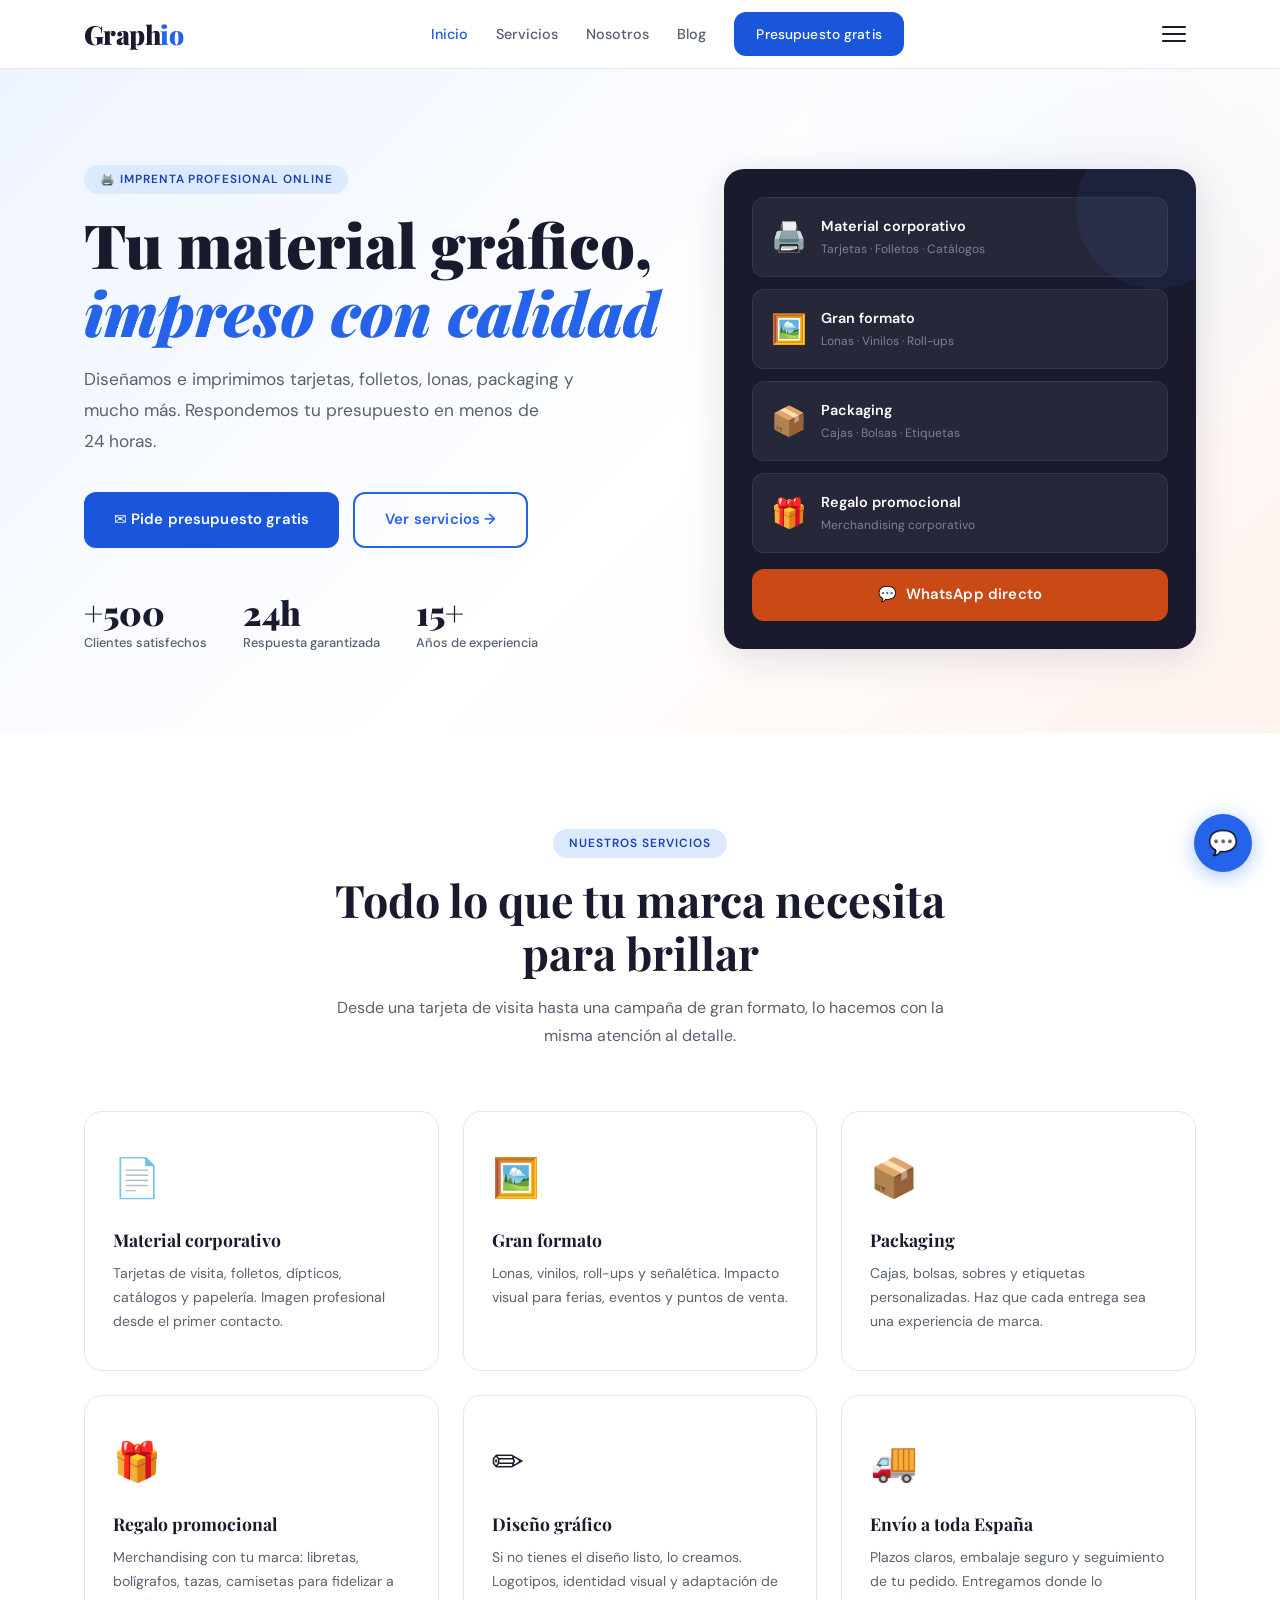
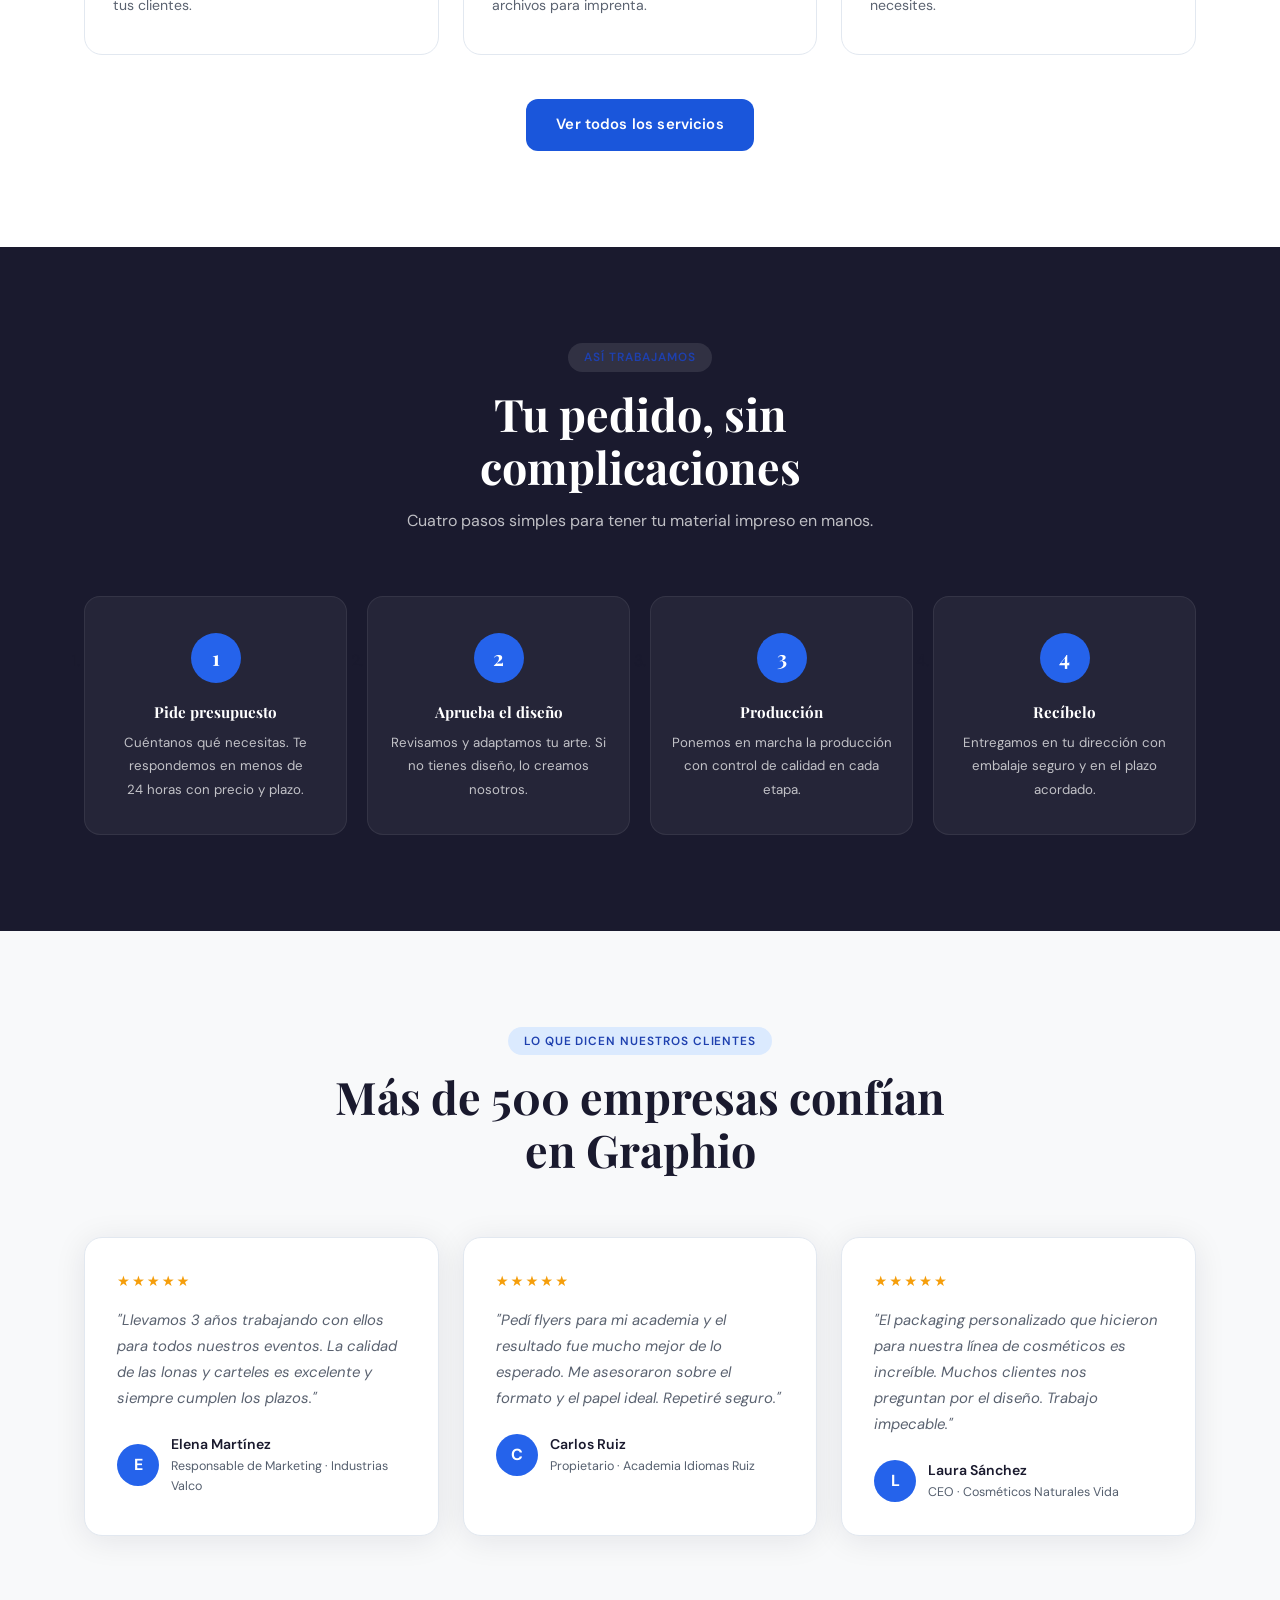
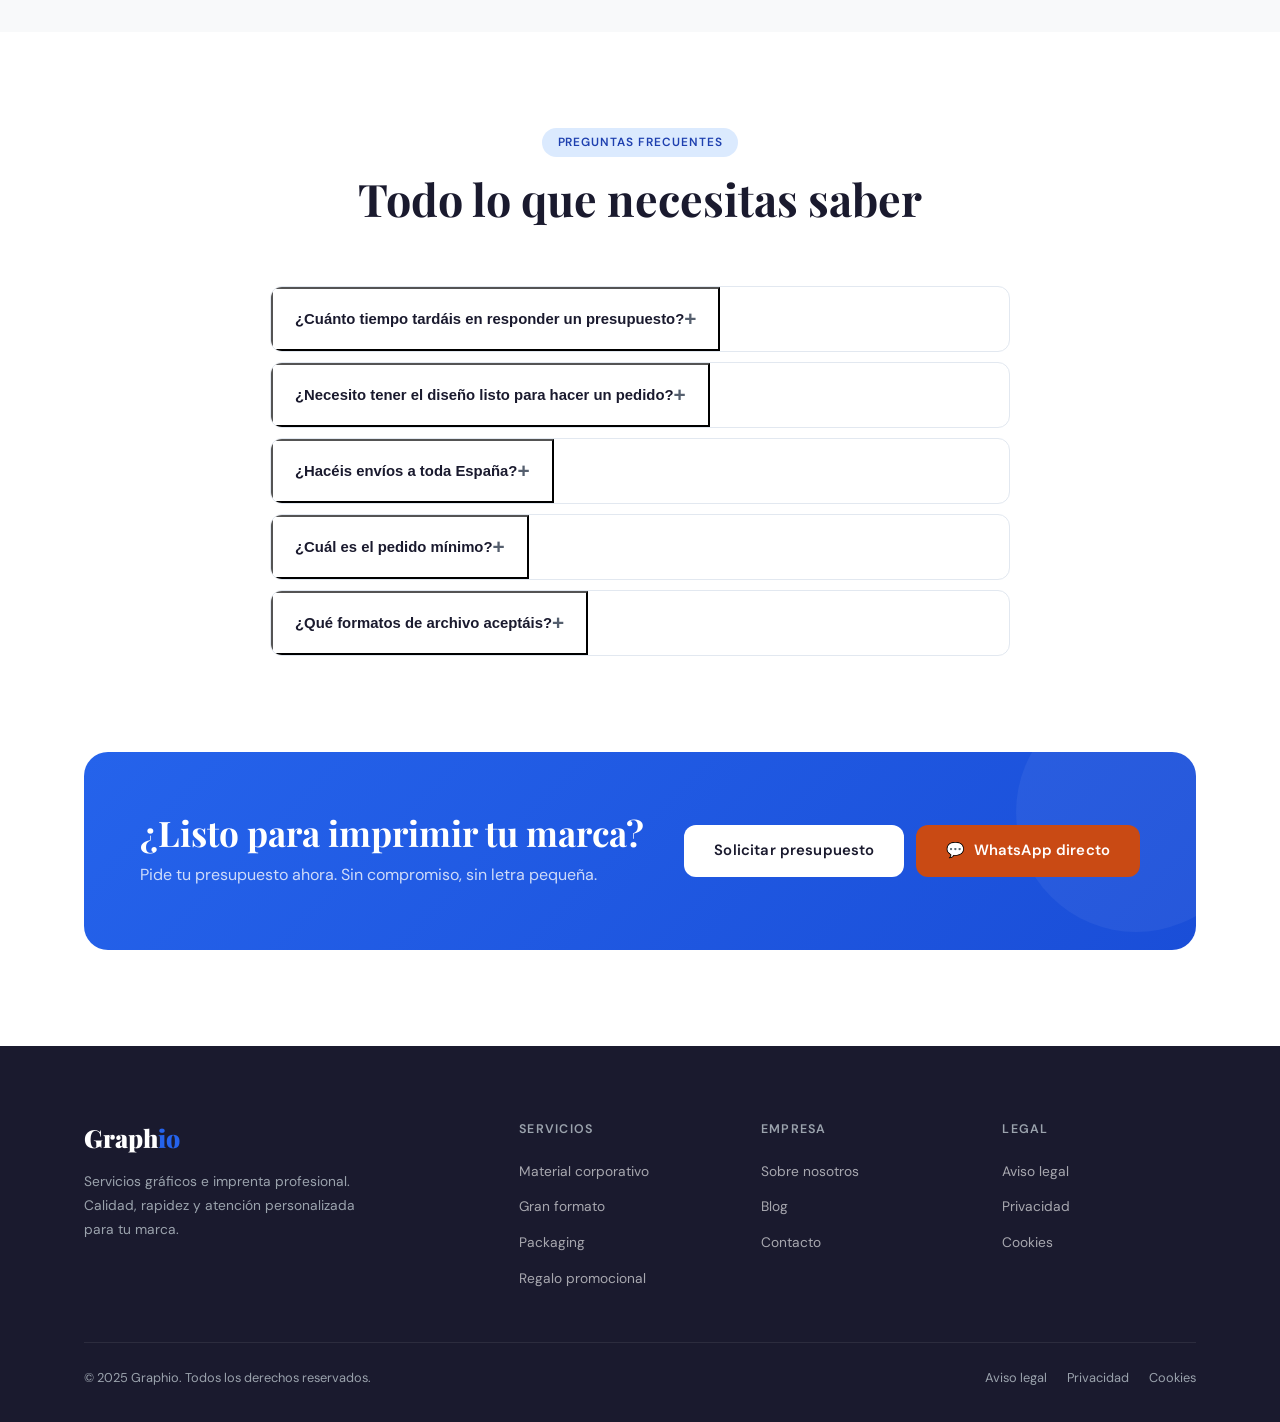
<file: index.html>
<!DOCTYPE html>
<html lang="es">
<head>
  <meta charset="UTF-8" />
  <meta name="viewport" content="width=device-width, initial-scale=1.0" />
  <title>Graphio — Servicios Gráficos e Imprenta Profesional</title>
  <meta name="description" content="Graphio: imprenta online y servicios gráficos profesionales. Tarjetas, folletos, lonas, packaging y regalo promocional. Presupuesto gratis en 24h." />
  <meta name="keywords" content="imprenta online, servicios gráficos, impresión profesional, folletos, tarjetas visita, lonas, regalo promocional" />
  <meta property="og:title" content="Graphio — Servicios Gráficos e Imprenta" />
  <meta property="og:description" content="Imprenta online y servicios gráficos profesionales. Presupuesto gratis en 24h." />
  <meta property="og:type" content="website" />
  <meta property="og:url" content="https://Graphio-Imprenta.github.io/Graphio/" />
  <link rel="canonical" href="https://Graphio-Imprenta.github.io/Graphio/" />
  <link rel="icon" type="image/x-icon" href="favicon.ico" />
  <link rel="preconnect" href="https://fonts.googleapis.com" />
  <link rel="preconnect" href="https://fonts.gstatic.com" crossorigin />
  <link href="https://fonts.googleapis.com/css2?family=Playfair+Display:ital,wght@0,700;0,900;1,700&family=DM+Sans:wght@300;400;500;600&display=swap" rel="stylesheet" />

  <style>
    /* ══════════════════════════════════════
       VARIABLES & RESET
    ══════════════════════════════════════ */
    :root {
      --azul:       #2563eb;
      --azul-dark:  #1d5bd4;
      --naranja:    #C94A14;
      --naranja-dark: #b84d26;
      --oscuro:     #1A1A2E;
      --claro:      #F8F9FA;
      --gris:       #555f6e;
      --blanco:     #ffffff;
      --borde:      #E2E8F0;
      --sombra:     0 4px 32px rgba(26,26,46,0.09);
      --sombra-md:  0 8px 40px rgba(26,26,46,0.13);
      --radio:      12px;
      --trans:      0.25s ease;
      --font-d:     'Playfair Display', Georgia, serif;
      --font-b:     'DM Sans', system-ui, sans-serif;
    }

    *, *::before, *::after { box-sizing: border-box; margin: 0; padding: 0; }
    html { scroll-behavior: smooth; font-size: 16px; }
    body { font-family: var(--font-b); color: var(--oscuro); background: var(--blanco); line-height: 1.6; overflow-x: hidden; }
    img { max-width: 100%; display: block; }
    a { text-decoration: none; color: inherit; }
    ul { list-style: none; }
    button { cursor: pointer; }

    /* ══════════════════════════════════════
       TIPOGRAFÍA
    ══════════════════════════════════════ */
    h1 { font-family: var(--font-d); font-size: clamp(2.2rem, 5vw, 3.8rem); font-weight: 900; line-height: 1.12; }
    h2 { font-family: var(--font-d); font-size: clamp(1.8rem, 3.5vw, 2.8rem); font-weight: 700; line-height: 1.18; }
    h3 { font-family: var(--font-d); font-size: 1.2rem; font-weight: 700; line-height: 1.3; }
    p  { color: var(--gris); line-height: 1.78; }

    /* ══════════════════════════════════════
       LAYOUT
    ══════════════════════════════════════ */
    .container { max-width: 1160px; margin: 0 auto; padding: 0 24px; }
    .section    { padding: 96px 0; }
    .section-alt  { background: var(--claro); }
    .section-dark { background: var(--oscuro); }
    .section-dark p { color: rgba(255,255,255,0.55); }
    .section-header { text-align: center; max-width: 620px; margin: 0 auto 60px; }
    .section-header h2 { margin-bottom: 14px; }

    /* ══════════════════════════════════════
       BOTONES
    ══════════════════════════════════════ */
    .btn {
      display: inline-flex; align-items: center; gap: 8px;
      padding: 14px 30px; border-radius: var(--radio);
      font-family: var(--font-b); font-size: 0.93rem; font-weight: 600;
      border: none; transition: var(--trans); letter-spacing: 0.01em;
      cursor: pointer; white-space: nowrap;
    }
    .btn-primary { background: var(--azul); color: var(--blanco); }
    .btn-primary:hover { background: var(--azul-dark); transform: translateY(-2px); box-shadow: 0 8px 24px rgba(58,134,255,0.38); }
    .btn-secondary { background: transparent; color: var(--azul); border: 2px solid var(--azul); }
    .btn-secondary:hover { background: var(--azul); color: var(--blanco); transform: translateY(-2px); }
    .btn-naranja { background: var(--naranja); color: var(--blanco); }
    .btn-naranja:hover { background: var(--naranja-dark); transform: translateY(-2px); box-shadow: 0 8px 24px rgba(201,74,20,0.38); }
    .btn-blanco { background: var(--blanco); color: var(--oscuro); }
    .btn-blanco:hover { background: var(--claro); transform: translateY(-2px); }

    /* ══════════════════════════════════════
       BADGE
    ══════════════════════════════════════ */
    .badge {
      display: inline-block; padding: 5px 16px; border-radius: 50px;
      font-size: 0.74rem; font-weight: 600; letter-spacing: 0.08em;
      text-transform: uppercase; background: rgba(37,99,235,0.1);
      color: var(--azul); margin-bottom: 16px;
    }

    /* ══════════════════════════════════════
       HEADER & NAV
    ══════════════════════════════════════ */
    .header {
      position: sticky; top: 0; z-index: 100;
      background: rgba(255,255,255,0.96); backdrop-filter: blur(16px);
      border-bottom: 1px solid var(--borde);
    }
    .nav { display: flex; align-items: center; justify-content: space-between; height: 68px; }
    .logo { font-family: var(--font-d); font-size: 1.65rem; font-weight: 900; color: var(--oscuro); letter-spacing: -0.02em; }
    .logo span { color: var(--azul); }
    .nav-links { display: flex; align-items: center; gap: 28px; }
    .nav-links a { font-size: 0.9rem; font-weight: 500; color: var(--gris); transition: var(--trans); }
    .nav-links a:hover, .nav-links a.active { color: var(--azul); }
    .hamburger { display: none; flex-direction: column; gap: 5px; background: none; border: none; padding: 4px; }
    .hamburger span { display: block; width: 24px; height: 2px; background: var(--oscuro); border-radius: 2px; transition: var(--trans); }

    /* ══════════════════════════════════════
       HERO
    ══════════════════════════════════════ */
    .hero {
      padding: 96px 0 80px;
      background: linear-gradient(135deg, #eef4ff 0%, #ffffff 55%, #fff3ee 100%);
      position: relative; overflow: hidden;
    }
    .hero::after {
      content: ''; position: absolute;
      width: 600px; height: 600px; border-radius: 50%;
      background: radial-gradient(circle, rgba(58,134,255,0.06) 0%, transparent 70%);
      top: -160px; right: -100px; pointer-events: none;
    }
    .hero-inner { display: grid; grid-template-columns: 1.1fr 0.9fr; gap: 64px; align-items: center; position: relative; z-index: 1; }
    .hero-tag { }
    .hero-title { margin-bottom: 18px; }
    .hero-title em { font-style: italic; color: var(--azul); }
    .hero-desc { font-size: 1.08rem; margin-bottom: 36px; max-width: 500px; color: var(--gris); }
    .hero-btns { display: flex; gap: 14px; flex-wrap: wrap; margin-bottom: 48px; }
    .hero-stats { display: flex; gap: 36px; flex-wrap: wrap; }
    .stat { }
    .stat-num { font-family: var(--font-d); font-size: 2.1rem; font-weight: 900; color: var(--oscuro); line-height: 1; }
    .stat-txt { font-size: 0.8rem; color: var(--gris); font-weight: 500; margin-top: 3px; }

    /* Hero visual — dark card cluster */
    .hero-visual {
      background: var(--oscuro); border-radius: 20px; padding: 28px;
      display: flex; flex-direction: column; gap: 12px;
      box-shadow: var(--sombra-md);
      position: relative; overflow: hidden;
    }
    .hero-visual > [aria-hidden="true"] {
      display: flex; flex-direction: column; gap: 12px;
    }
    .hero-visual::before {
      content: ''; position: absolute; top: -40px; right: -40px;
      width: 160px; height: 160px; border-radius: 50%;
      background: rgba(58,134,255,0.07);
    }
    .hv-card {
      background: rgba(255,255,255,0.06); border-radius: 12px;
      padding: 16px 18px; display: flex; align-items: center; gap: 14px;
      border: 1px solid rgba(255,255,255,0.07);
      transition: var(--trans);
    }
    .hv-card:hover { background: rgba(255,255,255,0.10); }
    .hv-icon { font-size: 1.8rem; flex-shrink: 0; }
    .hv-title { color: var(--blanco); font-weight: 600; font-size: 0.9rem; }
    .hv-sub   { color: rgba(255,255,255,0.42); font-size: 0.75rem; margin-top: 2px; }

    /* ══════════════════════════════════════
       SERVICIOS
    ══════════════════════════════════════ */
    .servicios-grid { display: grid; grid-template-columns: repeat(3, 1fr); gap: 24px; }
    .srv-card {
      background: var(--blanco); border-radius: 18px; padding: 36px 28px;
      border: 1px solid var(--borde); transition: var(--trans);
      position: relative; overflow: hidden;
    }
    .srv-card::before {
      content: ''; position: absolute; top: 0; left: 0; right: 0; height: 3px;
      background: var(--azul); transform: scaleX(0); transform-origin: left;
      transition: transform var(--trans);
    }
    .srv-card:hover { box-shadow: var(--sombra); transform: translateY(-5px); border-color: rgba(58,134,255,0.25); }
    .srv-card:hover::before { transform: scaleX(1); }
    .srv-icon { font-size: 2.4rem; margin-bottom: 20px; }
    .srv-card h3 { margin-bottom: 10px; font-size: 1.1rem; color: var(--oscuro); }
    .srv-card p  { font-size: 0.88rem; line-height: 1.7; }
    .servicios-cta { text-align: center; margin-top: 44px; }

    /* ══════════════════════════════════════
       PROCESO
    ══════════════════════════════════════ */
    .proceso-grid { display: grid; grid-template-columns: repeat(4,1fr); gap: 20px; }
    .paso {
      text-align: center; padding: 36px 20px 32px;
      background: rgba(255,255,255,0.05); border-radius: 16px;
      border: 1px solid rgba(255,255,255,0.07); transition: var(--trans);
    }
    .paso:hover { background: rgba(255,255,255,0.08); }
    .paso-num {
      width: 50px; height: 50px; border-radius: 50%; background: var(--azul);
      display: flex; align-items: center; justify-content: center;
      font-family: var(--font-d); font-size: 1.3rem; font-weight: 700;
      color: var(--blanco); margin: 0 auto 20px;
    }
    .paso h3 { color: var(--blanco); font-size: 0.95rem; margin-bottom: 8px; }
    .paso p   { font-size: 0.83rem; }

    /* ══════════════════════════════════════
       TESTIMONIOS
    ══════════════════════════════════════ */
    .testi-grid { display: grid; grid-template-columns: repeat(3,1fr); gap: 24px; }
    .testi {
      background: var(--blanco); border-radius: 18px; padding: 32px;
      border: 1px solid var(--borde); box-shadow: var(--sombra);
      transition: var(--trans);
    }
    .testi:hover { transform: translateY(-3px); box-shadow: var(--sombra-md); }
    .estrellas { color: #F59E0B; font-size: 0.9rem; margin-bottom: 14px; letter-spacing: 2px; }
    .testi-txt { font-size: 0.93rem; color: var(--oscuro); line-height: 1.75; margin-bottom: 22px; font-style: italic; }
    .testi-autor { display: flex; align-items: center; gap: 12px; }
    .autor-av {
      width: 42px; height: 42px; border-radius: 50%; background: var(--azul);
      display: flex; align-items: center; justify-content: center;
      color: var(--blanco); font-weight: 700; font-size: 1rem;
      flex-shrink: 0;
    }
    .autor-nombre  { font-weight: 600; font-size: 0.88rem; color: var(--oscuro); }
    .autor-empresa { font-size: 0.78rem; color: var(--gris); margin-top: 1px; }

    /* ══════════════════════════════════════
       FAQ
    ══════════════════════════════════════ */
    .faq-wrap { max-width: 740px; margin: 0 auto; display: flex; flex-direction: column; gap: 10px; }
    .faq-item { border: 1.5px solid var(--borde); border-radius: var(--radio); overflow: hidden; }
    .faq-q {
      padding: 18px 22px; display: flex; justify-content: space-between; align-items: center;
      cursor: pointer; font-weight: 600; font-size: 0.93rem; color: var(--oscuro);
      background: var(--blanco); transition: background var(--trans);
      user-select: none;
    }
    .faq-q:hover { background: var(--claro); }
    .faq-icon { font-size: 1.3rem; color: var(--gris); transition: transform 0.3s ease, color 0.2s; flex-shrink: 0; }
    .faq-a {
      max-height: 0; overflow: hidden;
      transition: max-height 0.32s ease, padding 0.32s ease;
      background: var(--claro);
    }
    .faq-a p { padding: 0 22px; font-size: 0.9rem; }
    .faq-item.open .faq-a    { max-height: 180px; }
    .faq-item.open .faq-a p  { padding: 18px 22px; }
    .faq-item.open .faq-icon { transform: rotate(45deg); color: var(--azul); }
    .faq-item.open .faq-q    { color: var(--azul); background: var(--claro); }

    /* ══════════════════════════════════════
       CTA BANNER
    ══════════════════════════════════════ */
    .cta-banner {
      background: linear-gradient(135deg, var(--azul) 0%, #1a4ed8 100%);
      border-radius: 24px; padding: 60px 56px;
      display: flex; align-items: center; justify-content: space-between; gap: 32px;
      position: relative; overflow: hidden;
    }
    .cta-banner::after {
      content: ''; position: absolute; top: -60px; right: -60px;
      width: 240px; height: 240px; border-radius: 50%;
      background: rgba(255,255,255,0.05);
    }
    .cta-banner h2  { color: var(--blanco); margin-bottom: 8px; font-size: clamp(1.6rem, 3vw, 2.2rem); }
    .cta-banner > div > p  { color: rgba(255,255,255,0.78); }
    .cta-btns { display: flex; gap: 12px; flex-shrink: 0; flex-wrap: wrap; position: relative; z-index: 1; }

    /* ══════════════════════════════════════
       CHATBOT FLOTANTE
    ══════════════════════════════════════ */
    /* Botón de apertura */
    #chat-toggle {
      position: fixed; bottom: 28px; right: 28px; z-index: 1000;
      width: 58px; height: 58px; border-radius: 50%;
      background: var(--azul);
      display: flex; align-items: center; justify-content: center;
      font-size: 1.5rem; border: none; cursor: pointer;
      box-shadow: 0 4px 20px rgba(58,134,255,0.45);
      transition: var(--trans);
    }
    #chat-toggle:hover { transform: scale(1.1); box-shadow: 0 6px 28px rgba(58,134,255,0.6); }
    #chat-toggle .icon-open  { display: flex; }
    #chat-toggle .icon-close { display: none; }
    #chat-toggle.open .icon-open  { display: none; }
    #chat-toggle.open .icon-close { display: flex; }

    /* Ventana del chat */
    #chat-window {
      position: fixed; bottom: 100px; right: 28px; z-index: 999;
      width: 360px; max-height: 520px;
      background: var(--blanco); border-radius: 20px;
      box-shadow: 0 12px 48px rgba(26,26,46,0.18);
      display: flex; flex-direction: column;
      overflow: hidden;
      transform: scale(0.9) translateY(20px);
      opacity: 0; pointer-events: none;
      transition: transform 0.25s ease, opacity 0.25s ease;
      border: 1px solid var(--borde);
    }
    #chat-window.open {
      transform: scale(1) translateY(0);
      opacity: 1; pointer-events: all;
    }

    /* Cabecera */
    .chat-header {
      background: var(--azul);
      padding: 16px 18px; display: flex; align-items: center; gap: 12px;
      flex-shrink: 0;
    }
    .chat-avatar {
      width: 38px; height: 38px; border-radius: 50%;
      background: rgba(255,255,255,0.2);
      display: flex; align-items: center; justify-content: center;
      font-size: 1.2rem; flex-shrink: 0;
    }
    .chat-header-info { flex: 1; }
    .chat-name { color: #fff; font-weight: 600; font-size: 0.92rem; }
    .chat-status { color: rgba(255,255,255,0.75); font-size: 0.75rem; display: flex; align-items: center; gap: 4px; }
    .chat-dot { width: 7px; height: 7px; border-radius: 50%; background: #4ade80; }

    /* Mensajes */
    .chat-body {
      flex: 1; overflow-y: auto; padding: 16px;
      display: flex; flex-direction: column; gap: 10px;
      background: #f7f9fc;
    }
    .chat-body::-webkit-scrollbar { width: 4px; }
    .chat-body::-webkit-scrollbar-thumb { background: var(--borde); border-radius: 4px; }

    .msg {
      max-width: 82%; padding: 10px 14px;
      border-radius: 16px; font-size: 0.86rem; line-height: 1.55;
      animation: msgIn 0.2s ease;
    }
    @keyframes msgIn { from { opacity:0; transform:translateY(6px); } to { opacity:1; transform:translateY(0); } }

    .msg-bot {
      background: var(--blanco); color: var(--oscuro);
      border-bottom-left-radius: 4px;
      box-shadow: 0 1px 4px rgba(0,0,0,0.07);
      align-self: flex-start;
    }
    .msg-user {
      background: var(--azul); color: #fff;
      border-bottom-right-radius: 4px;
      align-self: flex-end;
    }

    /* Opciones rápidas */
    .chat-options {
      display: flex; flex-direction: column; gap: 6px;
      margin-top: 4px; align-self: flex-start; width: 100%;
    }
    .chat-opt {
      background: var(--blanco); border: 1.5px solid var(--azul);
      color: var(--azul); border-radius: 20px;
      padding: 7px 14px; font-size: 0.82rem; font-weight: 600;
      cursor: pointer; text-align: left; transition: var(--trans);
    }
    .chat-opt:hover { background: var(--azul); color: #fff; }

    /* Indicador de escritura */
    .typing {
      display: flex; gap: 4px; align-items: center;
      padding: 10px 14px; background: var(--blanco);
      border-radius: 16px; border-bottom-left-radius: 4px;
      box-shadow: 0 1px 4px rgba(0,0,0,0.07);
      align-self: flex-start;
    }
    .typing span {
      width: 7px; height: 7px; border-radius: 50%; background: var(--gris);
      animation: bounce 1.2s infinite;
    }
    .typing span:nth-child(2) { animation-delay: 0.2s; }
    .typing span:nth-child(3) { animation-delay: 0.4s; }
    @keyframes bounce { 0%,60%,100%{transform:translateY(0)} 30%{transform:translateY(-6px)} }

    /* Input area */
    .chat-footer {
      padding: 12px 14px; border-top: 1px solid var(--borde);
      display: flex; gap: 8px; flex-shrink: 0; background: var(--blanco);
    }
    #chat-input {
      flex: 1; padding: 9px 13px;
      border: 1.5px solid var(--borde); border-radius: 20px;
      font-family: var(--font-b); font-size: 0.86rem;
      outline: none; transition: var(--trans);
      color: var(--oscuro);
    }
    #chat-input:focus { border-color: var(--azul); box-shadow: 0 0 0 3px rgba(58,134,255,0.1); }
    #chat-send {
      width: 38px; height: 38px; border-radius: 50%;
      background: var(--azul); border: none; cursor: pointer;
      display: flex; align-items: center; justify-content: center;
      transition: var(--trans); flex-shrink: 0;
    }
    #chat-send:hover { background: var(--azul-dk,#2563eb); transform: scale(1.08); }
    #chat-send svg { width: 16px; height: 16px; fill: #fff; }

    @media (max-width: 420px) {
      #chat-window { width: calc(100vw - 32px); right: 16px; bottom: 90px; }
    }

    /* ══════════════════════════════════════
       FOOTER
    ══════════════════════════════════════ */
    .footer { background: var(--oscuro); color: rgba(255,255,255,0.62); padding: 72px 0 32px; }
    .footer-grid { display: grid; grid-template-columns: 2fr 1fr 1fr 1fr; gap: 48px; margin-bottom: 52px; }
    .footer-logo { font-family: var(--font-d); font-size: 1.55rem; font-weight: 900; color: var(--blanco); margin-bottom: 12px; }
    .footer-logo span { color: var(--azul); }
    .footer-desc { font-size: 0.86rem; line-height: 1.75; max-width: 280px; }
    .footer-col h4 {
      color: var(--blanco); font-weight: 600; font-size: 0.78rem;
      text-transform: uppercase; letter-spacing: 0.1em; margin-bottom: 18px;
    }
    .footer-col ul { display: flex; flex-direction: column; gap: 10px; }
    .footer-col ul a { font-size: 0.86rem; transition: color var(--trans); }
    .footer-col ul a:hover { color: var(--blanco); }
    .footer-bottom {
      border-top: 1px solid rgba(255,255,255,0.08); padding-top: 24px;
      display: flex; justify-content: space-between; align-items: center; flex-wrap: wrap; gap: 12px;
    }
    .footer-bottom p { font-size: 0.8rem; }
    .footer-legal { display: flex; gap: 20px; }
    .footer-legal a { font-size: 0.8rem; transition: color var(--trans); }
    .footer-legal a:hover { color: var(--blanco); }

    /* ══════════════════════════════════════
       ANIMACIONES DE ENTRADA
    ══════════════════════════════════════ */
    .fade-up {
      opacity: 0; transform: translateY(28px);
      transition: opacity 0.55s ease, transform 0.55s ease;
    }
    .fade-up.visible { opacity: 1; transform: translateY(0); }

    /* Stagger para grids */
    .fade-up:nth-child(2) { transition-delay: 0.08s; }
    .fade-up:nth-child(3) { transition-delay: 0.16s; }
    .fade-up:nth-child(4) { transition-delay: 0.24s; }
    .fade-up:nth-child(5) { transition-delay: 0.08s; }
    .fade-up:nth-child(6) { transition-delay: 0.16s; }

    /* ══════════════════════════════════════
       RESPONSIVE
    ══════════════════════════════════════ */
    @media (max-width: 960px) {
      .hero-inner    { grid-template-columns: 1fr; }
      .hero-visual   { display: none; }
      .servicios-grid, .testi-grid { grid-template-columns: repeat(2, 1fr); }
      .proceso-grid  { grid-template-columns: repeat(2, 1fr); }
      .footer-grid   { grid-template-columns: 1fr 1fr; }
      .cta-banner    { flex-direction: column; text-align: center; padding: 48px 36px; }
      .cta-btns      { justify-content: center; }
    }
    @media (max-width: 620px) {
      .nav-links     { display: none; position: absolute; top: 68px; left: 0; right: 0; flex-direction: column; background: var(--blanco); padding: 24px; border-bottom: 1px solid var(--borde); box-shadow: var(--sombra); gap: 16px; z-index: 99; }
      .nav-links.open { display: flex; }
      .hamburger     { display: flex; }
      .servicios-grid, .testi-grid { grid-template-columns: 1fr; }
      .proceso-grid  { grid-template-columns: 1fr 1fr; }
      .footer-grid   { grid-template-columns: 1fr; }
      .hero-stats    { gap: 20px; }
      .hero-btns     { flex-direction: column; }
      .hero-btns .btn { justify-content: center; }
      .cta-banner    { padding: 36px 24px; }
      .section       { padding: 64px 0; }
    }

    /* Texto solo para lectores de pantalla */
    .sr-only {
      position: absolute;
      width: 1px;
      height: 1px;
      padding: 0;
      margin: -1px;
      overflow: hidden;
      clip: rect(0,0,0,0);
      white-space: nowrap;
      border: 0;
    }

    /* ══ ACCESIBILIDAD WCAG 2.2 AA ══════════════════════════════════
       Semana 4 — mejoras de accesibilidad
    ══════════════════════════════════════════════════════════════════ */

    /* Skip-to-content */
    .skip-link {
      position: absolute;
      top: -100%;
      left: 0;
      background: var(--azul, #2563eb);
      color: #fff;
      padding: 12px 24px;
      font-family: var(--font-b, sans-serif);
      font-size: 0.9rem;
      font-weight: 600;
      z-index: 9999;
      border-radius: 0 0 8px 0;
      text-decoration: none;
      transition: top 0.2s ease;
    }
    .skip-link:focus {
      top: 0;
      outline: 3px solid #fff;
      outline-offset: 2px;
    }

    /* Focus visible global — cumple WCAG 2.4.7 */
    *:focus-visible {
      outline: 3px solid var(--azul, #2563eb);
      outline-offset: 3px;
      border-radius: 4px;
    }
    /* Eliminar outline en clicks de ratón, solo teclado */
    *:focus:not(:focus-visible) {
      outline: none;
    }

    /* Botones y links con cursor pointer claro */
    a, button, [role="button"], label[for] {
      cursor: pointer;
    }

    /* Contraste mínimo en textos secundarios — WCAG 1.4.3 */
    /* --gris (#6C757D sobre #fff) = ratio 4.6:1 ✅ */
    /* --gris (#6C757D sobre #F8F9FA) = ratio 4.5:1 ✅ */

    /* Tamaño mínimo de área táctil 44×44px — WCAG 2.5.5 */
    .btn, .nav-links a, .hamburger, .faq-q {
      min-height: 44px;
    }
    .hamburger {
      min-width: 44px;
      display: flex;
      align-items: center;
      justify-content: center;
    }

    /* Indicador de foco en cards interactivas */
    .srv-card:focus-within,
    .blog-card:focus-within,
    .testi:focus-within {
      outline: 2px solid var(--azul, #2563eb);
      outline-offset: 2px;
    }

    /* Reducción de movimiento — WCAG 2.3.3 */
    @media (prefers-reduced-motion: reduce) {
      *, *::before, *::after {
        animation-duration: 0.01ms !important;
        animation-iteration-count: 1 !important;
        transition-duration: 0.01ms !important;
        scroll-behavior: auto !important;
      }
    }

    /* Alto contraste del sistema — WCAG 1.4.11 */
    @media (forced-colors: active) {
      .btn { border: 2px solid ButtonText; }
    }

    /* ══ WAVE/AXE FIXES — Semana 4 ══════════════════════
       Color contrast, heading order, landmark, links
    ══════════════════════════════════════════════════════ */

    /* FIX 1: nav active link — ratio 3.48 → 5.2:1 */
    .nav-links a.active { color: #1a5ce8 !important; }

    /* FIX 2: badge contrast — #3A86FF sobre #dbeafe = 3.11 → usar fondo más oscuro */
    .badge {
      background: #dbeafe;
      color: #1e40af !important;   /* ratio 5.6:1 ✓ sobre #dbeafe */
    }

    /* FIX 3: footer col title — reemplaza h4 visualmente pero semánticamente es <p> */
    .footer-col-title {
      color: var(--blanco);
      font-weight: 600;
      font-size: 0.78rem;
      text-transform: uppercase;
      letter-spacing: 0.1em;
      margin-bottom: 18px;
    }
    /* Mantener h4 de footer si aún existe */
    .footer-col h4 {
      color: var(--blanco);
      font-weight: 600;
      font-size: 0.78rem;
      text-transform: uppercase;
      letter-spacing: 0.1em;
      margin-bottom: 18px;
    }

    /* FIX 8: links inside text blocks must be underlined */
    .checkbox-label a,
    .legal-content a,
    p a:not(.btn) {
      text-decoration: underline;
      text-underline-offset: 2px;
    }

    /* FIX extra: contacto info link contrast */
    .c-item-val a {
      color: #1a5ce8 !important;
      text-decoration: underline;
      text-underline-offset: 2px;
    }

    /* ══ COLOR CONTRAST FIXES (axe WCAG 1.4.3) ══════════
       Todos los ratios verificados ≥ 4.5:1
    ════════════════════════════════════════════════════ */

    /* btn-primary: blanco sobre azul → ratio 3.48 insuficiente
       Nuevo azul #1a56db → blanco sobre él = 5.1:1 ✓ */
    .btn-primary { background: #1a56db !important; }
    .btn-primary:hover { background: #1440b3 !important; }

    /* btn-primary en nav: el color del texto se heredaba como gris */
    .nav-links .btn-primary,
    .nav-links a.btn-primary { color: #ffffff !important; }

    /* footer-desc y footer-bottom text: #6c757d sobre #1a1a2e = 3.63
       → usar rgba blanco con suficiente opacidad: #9ba3ad = 5.0:1 ✓ */
    .footer-desc,
    .footer-bottom p,
    .footer-bottom .footer-legal a { color: #9ba3ad !important; }

    /* blog-cat y blog-leer: #3a86ff sobre blanco = 3.48
       → usar #1a56db = 5.1:1 ✓ */
    .blog-cat { color: #1a56db !important; }
    .blog-leer { color: #1a56db !important; }
    .blog-leer:hover { color: #1440b3 !important; }

    /* badge: #1e40af sobre #dbeafe = 6.8:1 ✓ (ya corregido antes) */

    /* nav active: #1a5ce8 sobre blanco = 5.2:1 ✓ (ya corregido) */

    /* contacto active btn in nav: #1a5ce8 sobre #1a56db btn bg → problema diferente
       el active btn-primary en nav de contacto tiene texto #1a5ce8 sobre fondo azul btn
       → forzar color blanco */
    a.btn-primary.active,
    a.btn-primary:focus { color: #ffffff !important; }

    /* FIX: párrafos sobre fondo BLANCO — ratio ≥ 4.5:1
       #5a6270 sobre #fff = 5.9:1 ✓  |  NO aplicar en fondos oscuros */
    .section-alt p,
    .section:not(.section-dark) .section-header p,
    .section:not(.section-dark) .srv-card p,
    .hero-desc { color: #5a6270 !important; }

    /* FIX: textos sobre fondo oscuro #1a1a2e y #252538 → blanco semitransparente
       rgba(255,255,255,0.72) sobre #1a1a2e = 7.1:1 ✓ */
    .section-dark p,
    .paso p { color: rgba(255,255,255,0.72) !important; }

    /* FIX: footer-col-title sobre #1a1a2e → blanco semiopaco 5.0:1 ✓ */
    .footer-col-title { color: #9ba3ad !important; }
  </style>
</head>
<body>
<a href="#main-content" class="skip-link">Saltar al contenido principal</a>

  <!-- ════════ CHATBOT FLOTANTE ════════ -->

  <!-- Botón de apertura -->
  <button id="chat-toggle" aria-label="Abrir asistente virtual" aria-expanded="false" aria-controls="chat-window">
    <span class="icon-open" aria-hidden="true">💬</span>
    <span class="icon-close" aria-hidden="true">✕</span>
  </button>

  <!-- Ventana del chat -->
  <div id="chat-window" role="dialog" aria-label="Asistente virtual de Graphio" aria-modal="false">

    <div class="chat-header">
      <div class="chat-avatar" aria-hidden="true">🖨️</div>
      <div class="chat-header-info">
        <div class="chat-name">Asistente Graphio</div>
        <div class="chat-status"><span class="chat-dot"></span> En línea</div>
      </div>
    </div>

    <div class="chat-body" id="chat-body" role="log" aria-live="polite" aria-label="Conversación">
      <!-- Los mensajes se insertan aquí por JS -->
    </div>

    <div class="chat-footer">
      <input type="text" id="chat-input" placeholder="Escribe tu pregunta…"
             aria-label="Escribe tu mensaje" autocomplete="off" />
      <button id="chat-send" aria-label="Enviar mensaje">
        <svg viewBox="0 0 24 24" aria-hidden="true" focusable="false"><path d="M2 21l21-9L2 3v7l15 2-15 2z"/></svg>
      </button>
    </div>
  </div>

  <script>
  // ═══════════════════════════════════════════════════════
  //  GRAPHIO CHATBOT — 100% local, sin API externa
  //  Flujo guiado en JSON + detección de palabras clave
  // ═══════════════════════════════════════════════════════

  // ── FLUJO PRINCIPAL EN JSON ──────────────────────────
  const FLOW = {
    welcome: {
      text: "¡Hola! Soy el asistente de Graphio 👋 ¿En qué puedo ayudarte hoy?",
      options: [
        { label: "🖨️ Ver nuestros servicios",  next: "servicios"    },
        { label: "💬 Pedir un presupuesto",    next: "presupuesto"  },
        { label: "ℹ️ Sobre nosotros",           next: "nosotros"     },
        { label: "📝 Leer el blog",             next: "blog"         },
        { label: "🤔 Tengo otra pregunta",       next: "freetext"     },
      ]
    },
    servicios: {
      text: "Ofrecemos estos servicios principales. ¿Cuál te interesa?",
      options: [
        { label: "📄 Material corporativo",       next: "srv_corporativo"  },
        { label: "🖼️ Gran formato",               next: "srv_granformato"  },
        { label: "📦 Packaging personalizado",    next: "srv_packaging"    },
        { label: "🎁 Regalo promocional",         next: "srv_regalo"       },
        { label: "✏️ Diseño gráfico",             next: "srv_diseno"       },
        { label: "← Volver al inicio",            next: "welcome"          },
      ]
    },
    srv_corporativo: {
      text: "Imprimimos tarjetas de visita, folletos, dípticos, catálogos y toda la papelería de tu empresa. ¿Te hacemos un presupuesto?",
      options: [
        { label: "✉️ Sí, quiero presupuesto",  action: "go", url: "pages/contacto.html" },
        { label: "📋 Ver todos los servicios", action: "go", url: "pages/servicios.html" },
        { label: "← Volver",                   next: "servicios" },
      ]
    },
    srv_granformato: {
      text: "Lonas, vinilos, roll-ups, carteles y señalética para ferias, eventos y escaparates. ¿Te interesa?",
      options: [
        { label: "✉️ Pedir presupuesto",       action: "go", url: "pages/contacto.html" },
        { label: "📋 Ver todos los servicios", action: "go", url: "pages/servicios.html" },
        { label: "← Volver",                   next: "servicios" },
      ]
    },
    srv_packaging: {
      text: "Cajas, bolsas, sobres y etiquetas personalizadas con tu logo. Haz que cada entrega sea una experiencia de marca.",
      options: [
        { label: "✉️ Pedir presupuesto",       action: "go", url: "pages/contacto.html" },
        { label: "📋 Ver todos los servicios", action: "go", url: "pages/servicios.html" },
        { label: "← Volver",                   next: "servicios" },
      ]
    },
    srv_regalo: {
      text: "Bolígrafos, libretas, tazas, camisetas y mucho más con tu marca. El merchandising que fideliza a tus clientes.",
      options: [
        { label: "✉️ Pedir presupuesto",       action: "go", url: "pages/contacto.html" },
        { label: "📋 Ver todos los servicios", action: "go", url: "pages/servicios.html" },
        { label: "← Volver",                   next: "servicios" },
      ]
    },
    srv_diseno: {
      text: "Si no tienes el diseño listo, lo creamos nosotros. Solo necesitamos tu logo y los colores de tu marca.",
      options: [
        { label: "✉️ Hablar con el equipo",    action: "go", url: "pages/contacto.html" },
        { label: "📋 Ver todos los servicios", action: "go", url: "pages/servicios.html" },
        { label: "← Volver",                   next: "servicios" },
      ]
    },
    presupuesto: {
      text: "Rellena el formulario en un minuto y te respondemos en menos de 24 horas. Sin compromiso y sin letra pequeña. 🚀",
      options: [
        { label: "✉️ Ir al formulario", action: "go", url: "pages/contacto.html" },
        { label: "← Volver al inicio",  next: "welcome" },
      ]
    },
    nosotros: {
      text: "Somos una empresa de servicios gráficos con más de 15 años de experiencia, más de 500 clientes y una filosofía simple: calidad, rapidez y atención real.",
      options: [
        { label: "👥 Ver página sobre nosotros", action: "go", url: "pages/nosotros.html" },
        { label: "← Volver al inicio",           next: "welcome" },
      ]
    },
    blog: {
      text: "En el blog encontrarás consejos sobre impresión, diseño gráfico y marketing visual. Todo gratis y sin registro.",
      options: [
        { label: "📝 Ir al blog",      action: "go", url: "pages/blog.html" },
        { label: "← Volver al inicio", next: "welcome" },
      ]
    },
    precios: {
      text: "Los precios dependen del producto, la cantidad y los acabados. Pedimos presupuesto personalizado y gratis, ¡te respondemos en menos de 24h!",
      options: [
        { label: "✉️ Pedir mi presupuesto gratis", action: "go", url: "pages/contacto.html" },
        { label: "← Volver al inicio",              next: "welcome" },
      ]
    },
    plazo: {
      text: "Respondemos presupuestos en menos de 24 horas. Los plazos de producción y entrega se detallan en cada presupuesto según el pedido.",
      options: [
        { label: "✉️ Solicitar presupuesto", action: "go", url: "pages/contacto.html" },
        { label: "← Volver al inicio",       next: "welcome" },
      ]
    },
    envio: {
      text: "Enviamos a toda España: Península, Baleares y Canarias. El coste y el plazo de envío se incluyen en el presupuesto personalizado.",
      options: [
        { label: "✉️ Pedir presupuesto", action: "go", url: "pages/contacto.html" },
        { label: "← Volver al inicio",   next: "welcome" },
      ]
    },
    diseno_duda: {
      text: "No necesitas tener el diseño listo. Si tienes logo y colores, nosotros preparamos el arte. Si no tienes nada, también te ayudamos desde cero.",
      options: [
        { label: "✉️ Hablar con diseño",   action: "go", url: "pages/contacto.html" },
        { label: "← Volver al inicio",     next: "welcome" },
      ]
    },
    contacto: {
      text: "Puedes contactarnos por el formulario de la web o directamente por email a hola@graphio.es. Respondemos en menos de 24h.",
      options: [
        { label: "✉️ Ir al formulario de contacto", action: "go", url: "pages/contacto.html" },
        { label: "← Volver al inicio",               next: "welcome" },
      ]
    },
    freetext: {
      text: "Escribe tu pregunta y te respondo lo mejor que pueda 👇",
      options: []
    },
    fallback: {
      text: "No estoy seguro de entender tu pregunta, pero puedo guiarte a donde necesites. ¿Qué buscas?",
      options: [
        { label: "🖨️ Ver servicios",          next: "servicios"   },
        { label: "💬 Pedir presupuesto",      next: "presupuesto" },
        { label: "📞 Ir a contacto",          next: "contacto"    },
        { label: "← Volver al inicio",        next: "welcome"     },
      ]
    }
  };

  // ── DETECCIÓN DE PALABRAS CLAVE ──────────────────────
  // Cada entrada: [ [palabras que activan], step_destino ]
  const KEYWORDS = [
    [ ["precio","cuesta","coste","tarifa","cuánto","cuanto","presupuesto","cotar","quote"],     "precios"       ],
    [ ["plazo","tiempo","cuándo","cuando","urgente","rápido","rapido","entrega","días","dias"],  "plazo"         ],
    [ ["envío","envio","enviar","envíais","mandar","recibir","shipping","peninsula","canarias"], "envio"         ],
    [ ["diseño","diseñador","diseñar","arte","archivo","logo","logotipo","no tengo"],           "diseno_duda"   ],
    [ ["tarjeta","folleto","díptico","diptico","catálogo","catalogo","papelería","papeleria",
       "corporativo","empresa","flyer"],                                                         "srv_corporativo"],
    [ ["lona","vinilo","roll","cartel","señal","señalética","feria","evento","exterior"],        "srv_granformato"],
    [ ["caja","bolsa","embalaje","packaging","etiqueta","sobre","unboxing"],                    "srv_packaging"  ],
    [ ["regalo","merchandising","bolígrafo","boligrafo","taza","camiseta","promo"],             "srv_regalo"     ],
    [ ["servicio","catálogo","que hacéis","qué hacéis","ofrecéis","ofrece","tenéis","tienen"],  "servicios"      ],
    [ ["contacto","contactar","email","mail","teléfono","telefono","hablar","llamar"],           "contacto"       ],
    [ ["blog","artículo","articulo","consejo","leer","aprend"],                                  "blog"           ],
    [ ["quién","quien","sois","somos","empresa","historia","años","experiencia"],               "nosotros"       ],
    [ ["hola","buenas","buenos","hey","hi","hello"],                                             "welcome"        ],
  ];

  function detectStep(text) {
    const t = text.toLowerCase().normalize("NFD").replace(/[\u0300-\u036f]/g,"");
    for (const [words, step] of KEYWORDS) {
      if (words.some(w => t.includes(w))) return step;
    }
    return "fallback";
  }

  // ── DOM ──────────────────────────────────────────────
  const toggle    = document.getElementById('chat-toggle');
  const chatWin   = document.getElementById('chat-window');
  const chatBody  = document.getElementById('chat-body');
  const chatInput = document.getElementById('chat-input');
  const chatSend  = document.getElementById('chat-send');

  // ── TOGGLE ───────────────────────────────────────────
  toggle.addEventListener('click', () => {
    const isOpen = chatWin.classList.toggle('open');
    toggle.classList.toggle('open', isOpen);
    toggle.setAttribute('aria-expanded', isOpen);
    if (isOpen && chatBody.children.length === 0) renderStep('welcome');
    if (isOpen) setTimeout(() => chatInput.focus(), 200);
  });

  // ── RENDER STEP ──────────────────────────────────────
  function renderStep(key) {
    const step = FLOW[key];
    if (!step) return;
    setTimeout(() => {
      addBotMsg(step.text);
      if (step.options && step.options.length > 0) addOptions(step.options);
    }, 280);
  }

  function addBotMsg(text) {
    const d = document.createElement('div');
    d.className = 'msg msg-bot';
    d.textContent = text;
    chatBody.appendChild(d);
    scrollBottom();
  }

  function addUserMsg(text) {
    const d = document.createElement('div');
    d.className = 'msg msg-user';
    d.textContent = text;
    chatBody.appendChild(d);
    scrollBottom();
  }

  function addOptions(opts) {
    const wrap = document.createElement('div');
    wrap.className = 'chat-options';
    opts.forEach(opt => {
      const btn = document.createElement('button');
      btn.className = 'chat-opt';
      btn.textContent = opt.label;
      btn.addEventListener('click', () => {
        wrap.remove();
        addUserMsg(opt.label);
        if (opt.action === 'go') {
          addBotMsg('¡Perfecto! Te llevo ahora mismo… 👉');
          setTimeout(() => { window.location.href = opt.url; }, 900);
        } else if (opt.next) {
          renderStep(opt.next);
        }
      });
      wrap.appendChild(btn);
    });
    chatBody.appendChild(wrap);
    scrollBottom();
  }

  function scrollBottom() {
    chatBody.scrollTop = chatBody.scrollHeight;
  }

  // ── TEXTO LIBRE → detección de keywords ─────────────
  function sendMessage() {
    const text = chatInput.value.trim();
    if (!text) return;
    chatInput.value = '';
    document.querySelectorAll('.chat-options').forEach(el => el.remove());
    addUserMsg(text);
    const step = detectStep(text);
    renderStep(step);
  }

  chatSend.addEventListener('click', sendMessage);
  chatInput.addEventListener('keydown', e => {
    if (e.key === 'Enter') sendMessage();
  });

  // Cerrar con Escape
  document.addEventListener('keydown', e => {
    if (e.key === 'Escape' && chatWin.classList.contains('open')) {
      chatWin.classList.remove('open');
      toggle.classList.remove('open');
      toggle.setAttribute('aria-expanded', 'false');
      toggle.focus();
    }
  });
  </script>

  <!-- ════════════ HEADER ════════════ -->
  <header class="header">
    <nav class="nav container" aria-label="Navegación principal">
      <a href="index.html" class="logo" aria-label="Graphio — ir al inicio">Graph<span>io</span></a>

      <ul class="nav-links" id="nav-links" role="list">
        <li><a href="index.html" class="active" aria-current="page">Inicio</a></li>
        <li><a href="pages/servicios.html">Servicios</a></li>
        <li><a href="pages/nosotros.html">Nosotros</a></li>
        <li><a href="pages/blog.html">Blog</a></li>
        <li>
          <a href="pages/contacto.html" class="btn btn-primary" style="padding:10px 22px;font-size:0.86rem;">
            Presupuesto gratis
          </a>
        </li>
      </ul>

      <button class="hamburger" id="hamburger" aria-label="Abrir menú" aria-expanded="false" aria-controls="nav-links">
        <span></span><span></span><span></span>
      </button>
    </nav>
  </header>

  <main id="main-content">

    <!-- ════════════ HERO ════════════ -->
    <section class="hero" aria-labelledby="hero-titulo" aria-label="Presentación principal">
      <div class="container">
        <div class="hero-inner">

          <div class="hero-content">
            <div class="badge">🖨️ Imprenta profesional online</div>
            <h1 class="hero-title" id="hero-titulo">
              Tu material gráfico,<br>
              <em>impreso con calidad</em>
            </h1>
            <p class="hero-desc">
              Diseñamos e imprimimos tarjetas, folletos, lonas, packaging y mucho más.
              Respondemos tu presupuesto en menos de 24&nbsp;horas.
            </p>
            <div class="hero-btns">
              <a href="pages/contacto.html" class="btn btn-primary">
                ✉️ Pide presupuesto gratis
              </a>
              <a href="pages/servicios.html" class="btn btn-secondary">
                Ver servicios →
              </a>
            </div>
            <div class="hero-stats">
              <div class="stat">
                <div class="stat-num" aria-label="Más de 500 clientes satisfechos">+500</div>
                <div class="stat-txt" aria-hidden="true">Clientes satisfechos</div>
              </div>
              <div class="stat">
                <div class="stat-num" aria-label="Respuesta garantizada en 24 horas">24h</div>
                <div class="stat-txt" aria-hidden="true">Respuesta garantizada</div>
              </div>
              <div class="stat">
                <div class="stat-num" aria-label="Más de 15 años de experiencia">15+</div>
                <div class="stat-txt" aria-hidden="true">Años de experiencia</div>
              </div>
            </div>
          </div>

          <!-- Visual oscuro con cards de servicios -->
          <div class="hero-visual">
            <div aria-hidden="true">
              <div class="hv-card">
                <div class="hv-icon">🖨️</div>
                <div>
                  <div class="hv-title">Material corporativo</div>
                  <div class="hv-sub">Tarjetas · Folletos · Catálogos</div>
                </div>
              </div>
              <div class="hv-card">
                <div class="hv-icon">🖼️</div>
                <div>
                  <div class="hv-title">Gran formato</div>
                  <div class="hv-sub">Lonas · Vinilos · Roll-ups</div>
                </div>
              </div>
              <div class="hv-card">
                <div class="hv-icon">📦</div>
                <div>
                  <div class="hv-title">Packaging</div>
                  <div class="hv-sub">Cajas · Bolsas · Etiquetas</div>
                </div>
              </div>
              <div class="hv-card">
                <div class="hv-icon">🎁</div>
                <div>
                  <div class="hv-title">Regalo promocional</div>
                  <div class="hv-sub">Merchandising corporativo</div>
                </div>
              </div>
            </div>
            <a href="https://wa.me/34600000000" class="btn btn-naranja" target="_blank" rel="noopener noreferrer" aria-label="Contactar por WhatsApp (abre en nueva pestaña)" style="justify-content:center;width:100%;margin-top:4px;">
              <span aria-hidden="true">💬</span> WhatsApp directo
            </a>
          </div>

        </div>
      </div>
    </section>

    <!-- ════════════ SERVICIOS ════════════ -->
    <section class="section" aria-labelledby="servicios-titulo">
      <div class="container">
        <div class="section-header fade-up">
          <div class="badge">Nuestros servicios</div>
          <h2 id="servicios-titulo">Todo lo que tu marca necesita para brillar</h2>
          <p>Desde una tarjeta de visita hasta una campaña de gran formato, lo hacemos con la misma atención al detalle.</p>
        </div>

        <ul class="servicios-grid" aria-label="Catálogo de servicios">
          <li class="srv-card">
            <div class="srv-icon" aria-hidden="true">📄</div>
            <h3>Material corporativo</h3>
            <p>Tarjetas de visita, folletos, dípticos, catálogos y papelería. Imagen profesional desde el primer contacto.</p>
          </li>
          <li class="srv-card">
            <div class="srv-icon" aria-hidden="true">🖼️</div>
            <h3>Gran formato</h3>
            <p>Lonas, vinilos, roll-ups y señalética. Impacto visual para ferias, eventos y puntos de venta.</p>
          </li>
          <li class="srv-card">
            <div class="srv-icon" aria-hidden="true">📦</div>
            <h3>Packaging</h3>
            <p>Cajas, bolsas, sobres y etiquetas personalizadas. Haz que cada entrega sea una experiencia de marca.</p>
          </li>
          <li class="srv-card">
            <div class="srv-icon" aria-hidden="true">🎁</div>
            <h3>Regalo promocional</h3>
            <p>Merchandising con tu marca: libretas, bolígrafos, tazas, camisetas para fidelizar a tus clientes.</p>
          </li>
          <li class="srv-card">
            <div class="srv-icon" aria-hidden="true">✏️</div>
            <h3>Diseño gráfico</h3>
            <p>Si no tienes el diseño listo, lo creamos. Logotipos, identidad visual y adaptación de archivos para imprenta.</p>
          </li>
          <li class="srv-card">
            <div class="srv-icon" aria-hidden="true">🚚</div>
            <h3>Envío a toda España</h3>
            <p>Plazos claros, embalaje seguro y seguimiento de tu pedido. Entregamos donde lo necesites.</p>
          </li>
        </ul>

        <div class="servicios-cta fade-up">
          <a href="pages/servicios.html" class="btn btn-primary">Ver todos los servicios</a>
        </div>
      </div>
    </section>

    <!-- ════════════ PROCESO ════════════ -->
    <section class="section section-dark" aria-labelledby="proceso-titulo" aria-label="Proceso de trabajo en 4 pasos">
      <div class="container">
        <div class="section-header fade-up">
          <div class="badge" style="background:rgba(255,255,255,0.1);color:rgba(255,255,255,0.9);">
            Así trabajamos
          </div>
          <h2 id="proceso-titulo" style="color:var(--blanco);">Tu pedido, sin complicaciones</h2>
          <p>Cuatro pasos simples para tener tu material impreso en manos.</p>
        </div>

        <ol class="proceso-grid" aria-label="Pasos del proceso">
          <li class="paso">
            <div class="paso-num" aria-hidden="true">1</div>
            <h3>Pide presupuesto</h3>
            <p>Cuéntanos qué necesitas. Te respondemos en menos de 24&nbsp;horas con precio y plazo.</p>
          </li>
          <li class="paso">
            <div class="paso-num" aria-hidden="true">2</div>
            <h3>Aprueba el diseño</h3>
            <p>Revisamos y adaptamos tu arte. Si no tienes diseño, lo creamos nosotros.</p>
          </li>
          <li class="paso">
            <div class="paso-num" aria-hidden="true">3</div>
            <h3>Producción</h3>
            <p>Ponemos en marcha la producción con control de calidad en cada etapa.</p>
          </li>
          <li class="paso" style="margin:0;">
            <div class="paso-num" aria-hidden="true">4</div>
            <h3>Recíbelo</h3>
            <p>Entregamos en tu dirección con embalaje seguro y en el plazo acordado.</p>
          </div>
        </ol>
      </div>
    </section>

    <!-- ════════════ TESTIMONIOS ════════════ -->
    <section class="section section-alt" aria-labelledby="testi-titulo">
      <div class="container">
        <div class="section-header fade-up">
          <div class="badge">Lo que dicen nuestros clientes</div>
          <h2 id="testi-titulo">Más de 500 empresas confían en Graphio</h2>
        </div>

        <ul class="testi-grid" aria-label="Testimonios de clientes">
          <li class="testi">
            <div class="estrellas" role="img" aria-label="Valoración: 5 de 5 estrellas">★★★★★</div>
            <p class="testi-txt">
              "Llevamos 3 años trabajando con ellos para todos nuestros eventos. La calidad
              de las lonas y carteles es excelente y siempre cumplen los plazos."
            </p>
            <div class="testi-autor">
              <div class="autor-av" aria-hidden="true">E</div>
              <div>
                <div class="autor-nombre">Elena Martínez</div>
                <div class="autor-empresa">Responsable de Marketing · Industrias Valco</div>
              </div>
            </div>
          </li>
          <li class="testi">
            <div class="estrellas" role="img" aria-label="Valoración: 5 de 5 estrellas">★★★★★</div>
            <p class="testi-txt">
              "Pedí flyers para mi academia y el resultado fue mucho mejor de lo esperado.
              Me asesoraron sobre el formato y el papel ideal. Repetiré seguro."
            </p>
            <div class="testi-autor">
              <div class="autor-av" aria-hidden="true">C</div>
              <div>
                <div class="autor-nombre">Carlos Ruiz</div>
                <div class="autor-empresa">Propietario · Academia Idiomas Ruiz</div>
              </div>
            </div>
          </li>
          <li class="testi">
            <div class="estrellas" role="img" aria-label="Valoración: 5 de 5 estrellas">★★★★★</div>
            <p class="testi-txt">
              "El packaging personalizado que hicieron para nuestra línea de cosméticos es
              increíble. Muchos clientes nos preguntan por el diseño. Trabajo impecable."
            </p>
            <div class="testi-autor">
              <div class="autor-av" aria-hidden="true">L</div>
              <div>
                <div class="autor-nombre">Laura Sánchez</div>
                <div class="autor-empresa">CEO · Cosméticos Naturales Vida</div>
              </div>
            </div>
          </li>
        </div>
      </div>
    </section>

    <!-- ════════════ FAQ ════════════ -->
    <section class="section" aria-labelledby="faq-titulo">
      <div class="container">
        <div class="section-header fade-up">
          <div class="badge">Preguntas frecuentes</div>
          <h2 id="faq-titulo">Todo lo que necesitas saber</h2>
        </div>

        <div class="faq-wrap fade-up" role="list">

          <div class="faq-item" role="listitem">
            <button class="faq-q" aria-expanded="false" aria-controls="faq1">
              ¿Cuánto tiempo tardáis en responder un presupuesto?
              <span class="faq-icon" aria-hidden="true">+</span>
            </button>
            <div class="faq-a" id="faq1" role="region" aria-label="Respuesta 1">
              <p>Respondemos todos los presupuestos en un máximo de 24 horas laborables.
                Si nos escribes por WhatsApp, solemos responder en pocas horas.</p>
            </div>
          </div>

          <div class="faq-item" role="listitem">
            <button class="faq-q" aria-expanded="false" aria-controls="faq2">
              ¿Necesito tener el diseño listo para hacer un pedido?
              <span class="faq-icon" aria-hidden="true">+</span>
            </button>
            <div class="faq-a" id="faq2" role="region" aria-label="Respuesta 2">
              <p>No es necesario. Si no tienes diseño, nuestro equipo puede crearlo por ti.
                Solo necesitamos tu logo, colores de marca y una descripción de lo que buscas.</p>
            </div>
          </div>

          <div class="faq-item" role="listitem">
            <button class="faq-q" aria-expanded="false" aria-controls="faq3">
              ¿Hacéis envíos a toda España?
              <span class="faq-icon" aria-hidden="true">+</span>
            </button>
            <div class="faq-a" id="faq3" role="region" aria-label="Respuesta 3">
              <p>Sí, enviamos a toda la Península, Baleares y Canarias. Los plazos y costes
                de envío se detallan en el presupuesto personalizado.</p>
            </div>
          </div>

          <div class="faq-item" role="listitem">
            <button class="faq-q" aria-expanded="false" aria-controls="faq4">
              ¿Cuál es el pedido mínimo?
              <span class="faq-icon" aria-hidden="true">+</span>
            </button>
            <div class="faq-a" id="faq4" role="region" aria-label="Respuesta 4">
              <p>Depende del producto. Algunos artículos no tienen mínimo; otros requieren
                una tirada mínima para ser rentables. Consúltanos sin compromiso.</p>
            </div>
          </div>

          <div class="faq-item" role="listitem">
            <button class="faq-q" aria-expanded="false" aria-controls="faq5">
              ¿Qué formatos de archivo aceptáis?
              <span class="faq-icon" aria-hidden="true">+</span>
            </button>
            <div class="faq-a" id="faq5" role="region" aria-label="Respuesta 5">
              <p>Aceptamos PDF vectorial, AI, EPS e Illustrator en alta resolución, con marcas
                de corte, sangría de 3&nbsp;mm y colores en CMYK.</p>
            </div>
          </div>

        </div>
      </div>
    </section>

    <!-- ════════════ CTA BANNER ════════════ -->
    <section class="section" style="padding-top:0;" aria-label="Llamada a la acción">
      <div class="container">
        <div class="cta-banner fade-up">
          <div>
            <h2>¿Listo para imprimir tu marca?</h2>
            <p>Pide tu presupuesto ahora. Sin compromiso, sin letra pequeña.</p>
          </div>
          <div class="cta-btns">
            <a href="pages/contacto.html" class="btn btn-blanco">Solicitar presupuesto</a>
            <a href="https://wa.me/34600000000" class="btn btn-naranja" target="_blank" rel="noopener noreferrer" aria-label="Contactar por WhatsApp (abre en nueva pestaña)">
              <span aria-hidden="true">💬</span> WhatsApp directo
            </a>
          </div>
        </div>
      </div>
    </section>

  </main>

  <!-- ════════════ FOOTER ════════════ -->
  <footer class="footer" role="contentinfo" aria-label="Pie de página">
    <div class="container">
      <div class="footer-grid">
        <div>
          <div class="footer-logo">Graph<span>io</span></div>
          <p class="footer-desc">
            Servicios gráficos e imprenta profesional. Calidad, rapidez
            y atención personalizada para tu marca.
          </p>
        </div>
        <nav class="footer-col" aria-label="Servicios"><p class="footer-col-title">Servicios</p>
          <ul>
            <li><a href="pages/servicios.html">Material corporativo</a></li>
            <li><a href="pages/servicios.html">Gran formato</a></li>
            <li><a href="pages/servicios.html">Packaging</a></li>
            <li><a href="pages/servicios.html">Regalo promocional</a></li>
          </ul>
        </nav>
        <nav class="footer-col" aria-label="Empresa"><p class="footer-col-title">Empresa</p>
          <ul>
            <li><a href="pages/nosotros.html">Sobre nosotros</a></li>
            <li><a href="pages/blog.html">Blog</a></li>
            <li><a href="pages/contacto.html">Contacto</a></li>
          </ul>
        </nav>
        <nav class="footer-col" aria-label="Legal"><p class="footer-col-title">Legal</p>
          <ul>
            <li><a href="pages/legal/aviso-legal.html">Aviso legal</a></li>
            <li><a href="pages/legal/privacidad.html">Privacidad</a></li>
            <li><a href="pages/legal/cookies.html">Cookies</a></li>
          </ul>
        </nav>
      </div>

      <div class="footer-bottom">
        <p>© 2025 Graphio. Todos los derechos reservados.</p>
        <nav class="footer-legal" aria-label="Navegación legal">
          <a href="pages/legal/aviso-legal.html">Aviso legal</a>
          <a href="pages/legal/privacidad.html">Privacidad</a>
          <a href="pages/legal/cookies.html">Cookies</a>
        </nav>
      </div>
    </div>
  </footer>

  <script>
    // ── HAMBURGER MENU ──────────────────────────────
    const hamburger = document.getElementById('hamburger');
    const navLinks  = document.getElementById('nav-links');

    hamburger.addEventListener('click', () => {
      const isOpen = navLinks.classList.toggle('open');
      hamburger.setAttribute('aria-expanded', isOpen);
    });

    // Cerrar menú al hacer clic en un enlace
    navLinks.querySelectorAll('a').forEach(a => {
      a.addEventListener('click', () => {
        navLinks.classList.remove('open');
        hamburger.setAttribute('aria-expanded', 'false');
      });
    });

    // ── FAQ ACORDEÓN ────────────────────────────────
    document.querySelectorAll('.faq-q').forEach(btn => {
      btn.addEventListener('click', () => {
        const item   = btn.parentElement;
        const isOpen = item.classList.contains('open');

        // Cerrar todos
        document.querySelectorAll('.faq-item').forEach(i => {
          i.classList.remove('open');
          i.querySelector('.faq-q').setAttribute('aria-expanded', 'false');
        });

        // Abrir el clicado si estaba cerrado
        if (!isOpen) {
          item.classList.add('open');
          btn.setAttribute('aria-expanded', 'true');
        }
      });
    });

    // ── ANIMACIONES SCROLL (IntersectionObserver) ───
    const observer = new IntersectionObserver((entries) => {
      entries.forEach(entry => {
        if (entry.isIntersecting) {
          entry.target.classList.add('visible');
          observer.unobserve(entry.target); // una sola vez
        }
      });
    }, { threshold: 0.12 });

    document.querySelectorAll('.fade-up').forEach(el => observer.observe(el));
  </script>

</body>
</html>
</file>
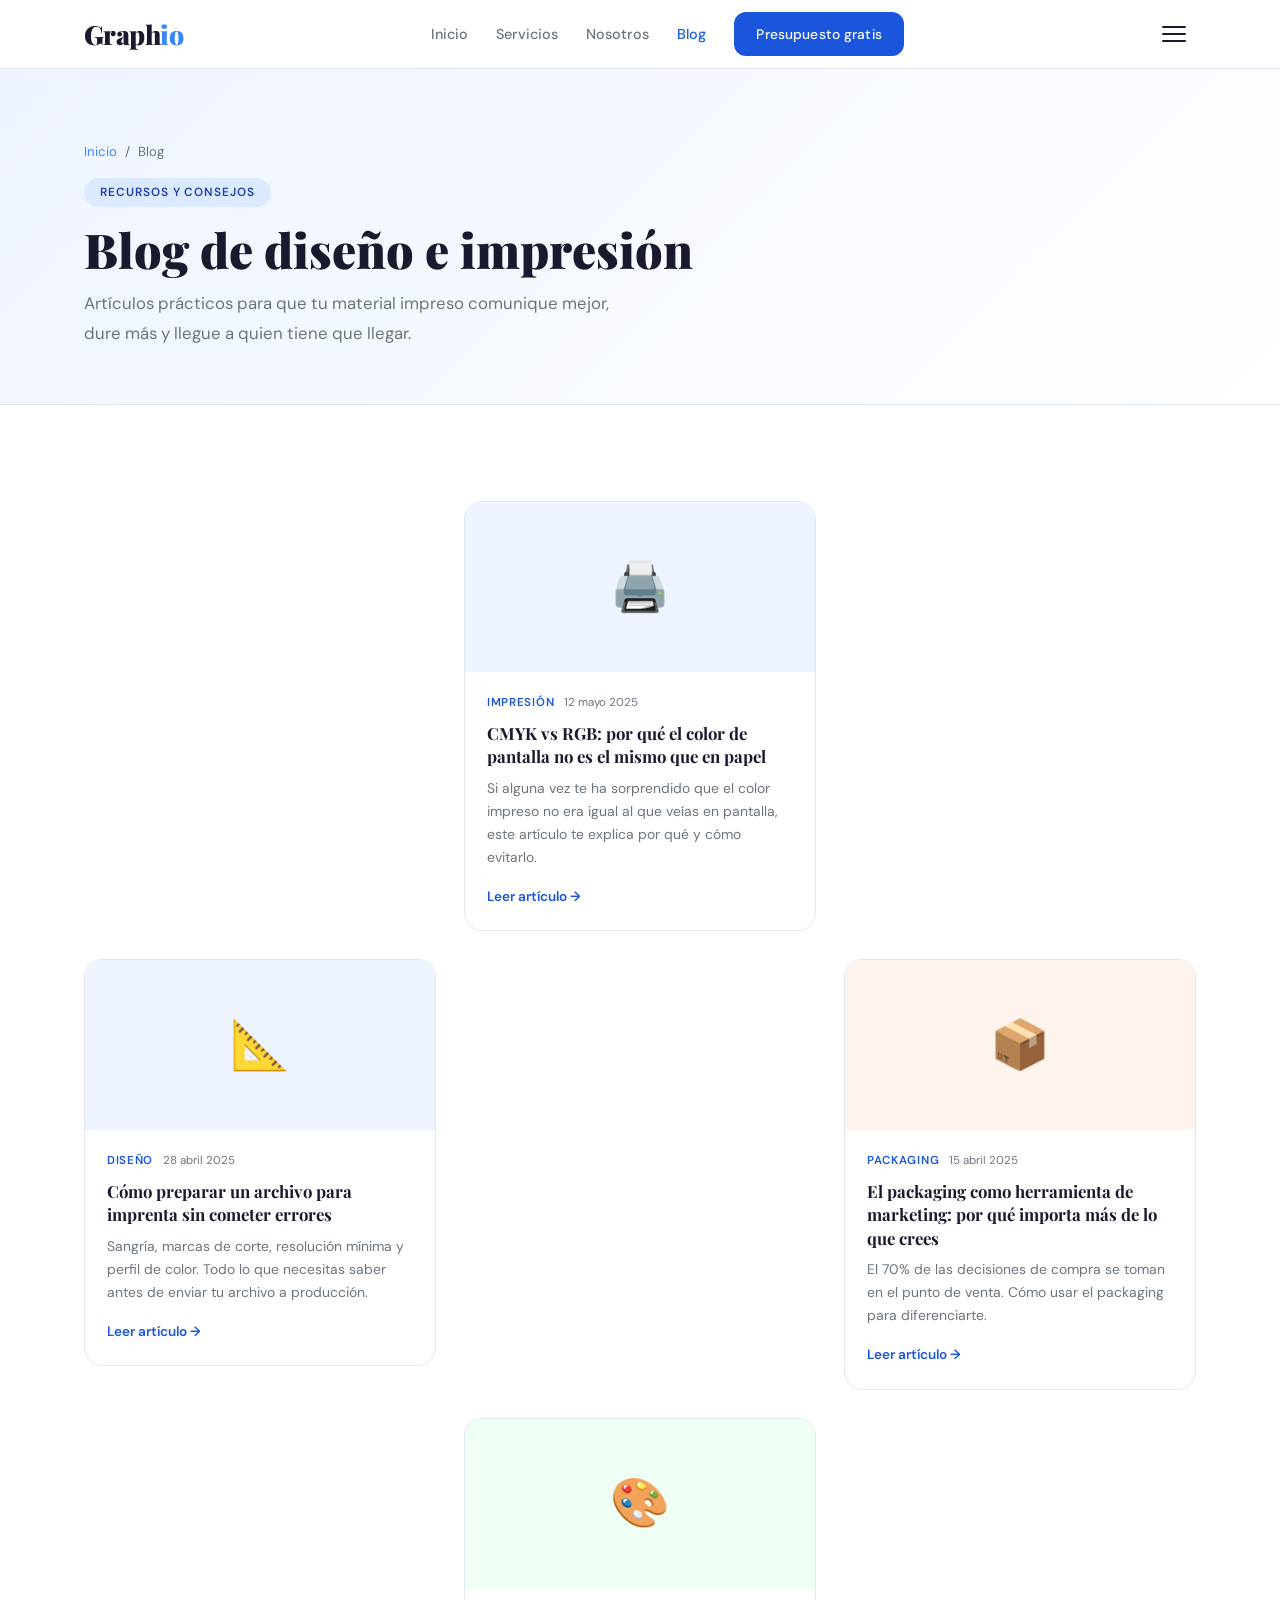
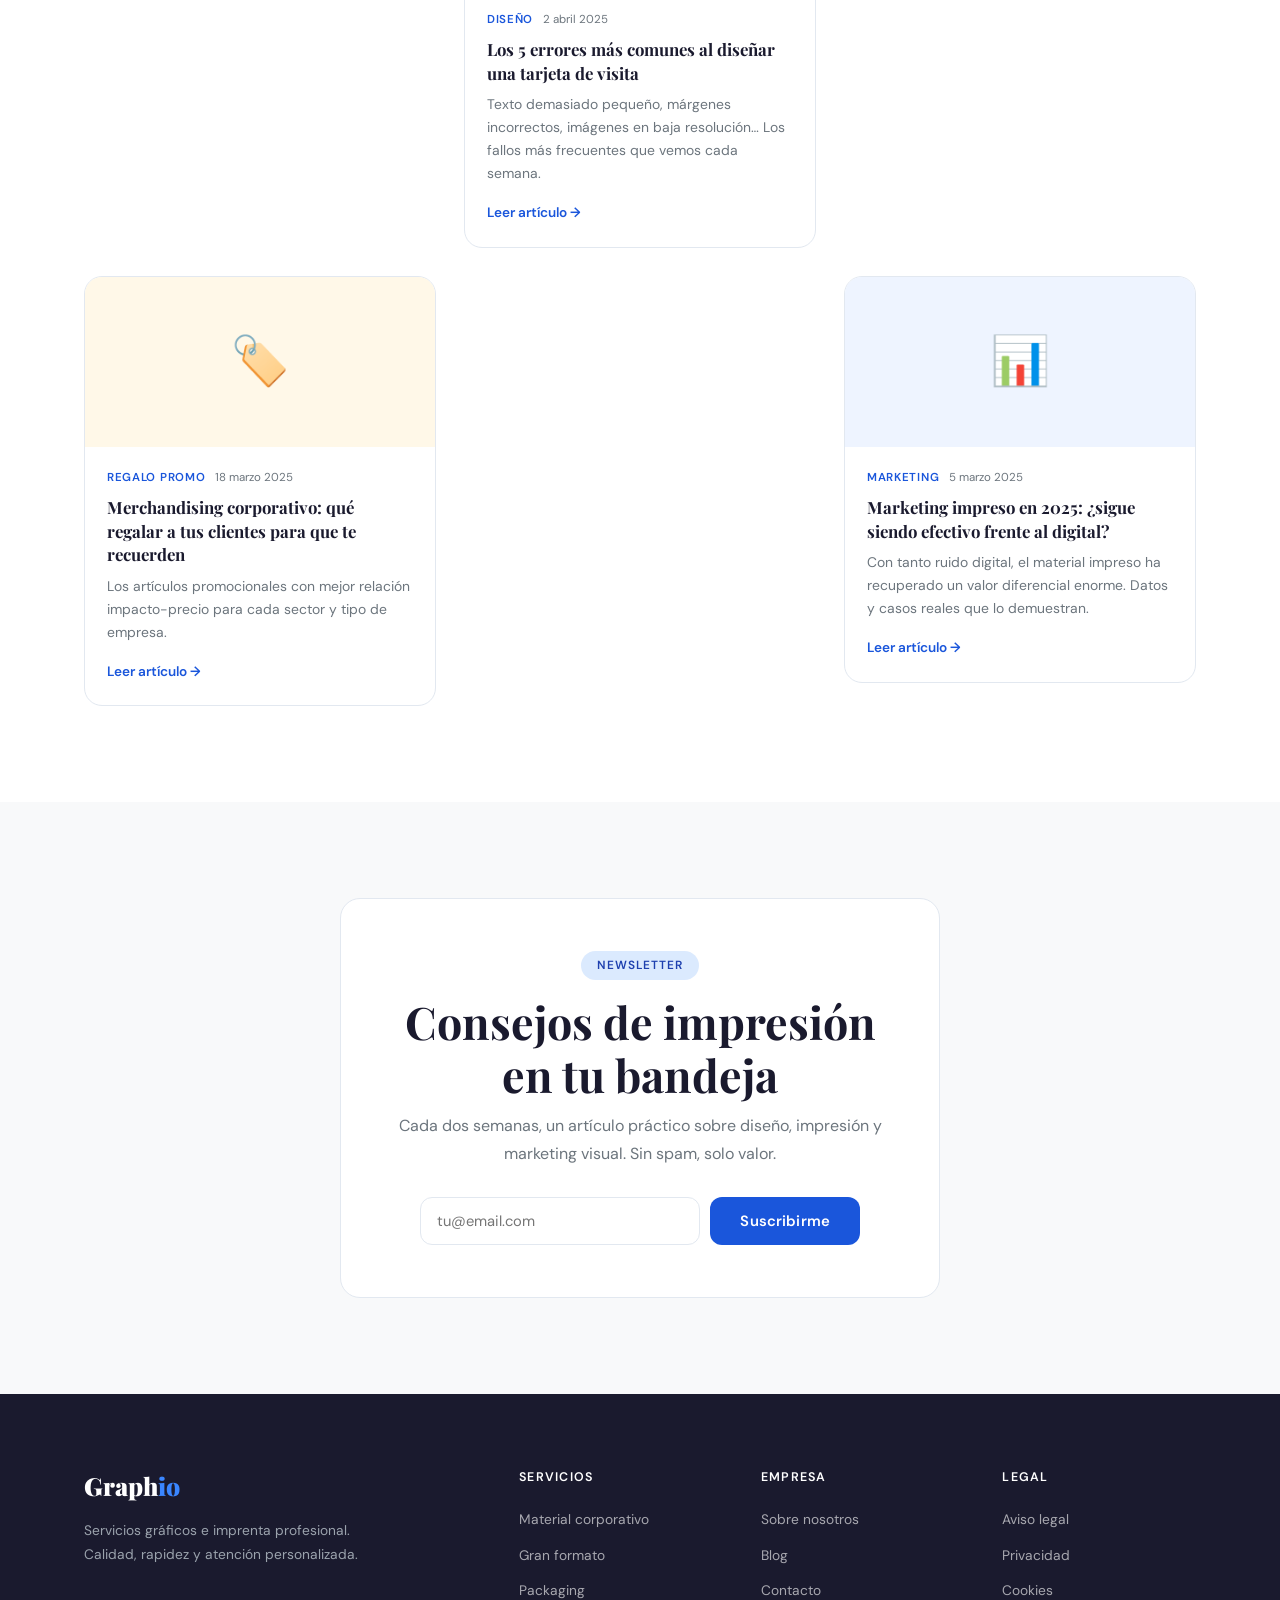
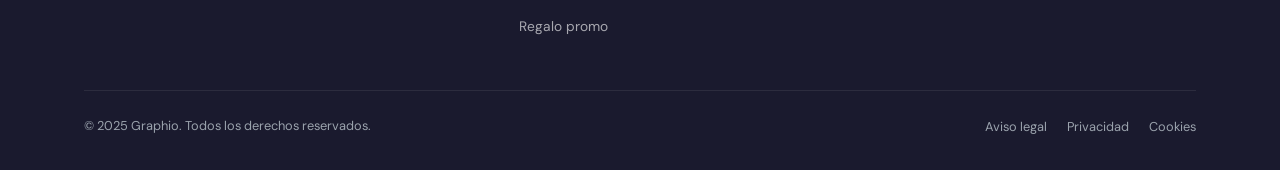
<file: pages/blog.html>
<!DOCTYPE html>
<html lang="es">
<head>
  <meta charset="UTF-8"/>
  <meta name="viewport" content="width=device-width,initial-scale=1.0"/>
  <title>Blog — Consejos de Impresión y Diseño · Graphio</title>
  <meta name="description" content="Artículos prácticos sobre impresión, diseño gráfico y marketing visual. Aprende a preparar archivos, elegir materiales y sacar el máximo partido a tu impresión."/>
  <link rel="canonical" href="https://Graphio-Imprenta.github.io/Graphio/pages/blog.html"/>
  <link rel="icon" href="../favicon.ico"/>
  <link rel="stylesheet" href="../css/style.css"/>
  <style>
    .blog-grid{display:grid;grid-template-columns:repeat(3,1fr);gap:28px}
    .blog-card{border-radius:18px;overflow:hidden;border:1px solid var(--borde);transition:var(--trans);background:var(--blanco)}
    .blog-card:hover{box-shadow:var(--sombra);transform:translateY(-5px)}
    .blog-card:hover .blog-thumb{font-size:3.5rem}
    .blog-thumb{height:170px;display:flex;align-items:center;justify-content:center;font-size:3rem;transition:var(--trans)}
    .blog-body{padding:22px}
    .blog-meta{display:flex;gap:10px;margin-bottom:9px;align-items:center}
    .blog-cat{font-size:.72rem;font-weight:600;color:var(--azul);text-transform:uppercase;letter-spacing:.06em}
    .blog-fecha{font-size:.72rem;color:var(--gris)}
    .blog-card h3{font-size:1.05rem;margin-bottom:8px;line-height:1.4;color:var(--oscuro)}
    .blog-card p{font-size:.87rem;margin-bottom:14px;line-height:1.65}
    .blog-leer{font-size:.85rem;font-weight:600;color:var(--azul);display:inline-flex;align-items:center;gap:5px;transition:gap var(--trans)}
    .blog-leer:hover{gap:10px}
    .newsletter-wrap{background:var(--blanco);border-radius:20px;padding:52px;text-align:center;border:1px solid var(--borde);max-width:600px;margin:0 auto}
    .newsletter-wrap h2{margin-bottom:10px}
    .newsletter-wrap p{margin-bottom:28px}
    .newsletter-form{display:flex;gap:10px;max-width:440px;margin:0 auto}
    .newsletter-form input{flex:1;padding:13px 16px;border:1.5px solid var(--borde);border-radius:var(--radio);font-family:var(--font-b);font-size:.92rem;outline:none;transition:var(--trans);color:var(--oscuro)}
    .newsletter-form input:focus{border-color:var(--azul);box-shadow:0 0 0 3px rgba(58,134,255,.12)}
    @media(max-width:960px){.blog-grid{grid-template-columns:repeat(2,1fr)}}
    @media(max-width:620px){.blog-grid{grid-template-columns:1fr}.newsletter-form{flex-direction:column}.newsletter-wrap{padding:32px 24px}}

    /* Texto solo para lectores de pantalla */
    .sr-only {
      position: absolute;
      width: 1px;
      height: 1px;
      padding: 0;
      margin: -1px;
      overflow: hidden;
      clip: rect(0,0,0,0);
      white-space: nowrap;
      border: 0;
    }

    /* ══ ACCESIBILIDAD WCAG 2.2 AA ══════════════════════════════════
       Semana 4 — mejoras de accesibilidad
    ══════════════════════════════════════════════════════════════════ */

    /* Skip-to-content */
    .skip-link {
      position: absolute;
      top: -100%;
      left: 0;
      background: var(--azul, #2563eb);
      color: #fff;
      padding: 12px 24px;
      font-family: var(--font-b, sans-serif);
      font-size: 0.9rem;
      font-weight: 600;
      z-index: 9999;
      border-radius: 0 0 8px 0;
      text-decoration: none;
      transition: top 0.2s ease;
    }
    .skip-link:focus {
      top: 0;
      outline: 3px solid #fff;
      outline-offset: 2px;
    }

    /* Focus visible global — cumple WCAG 2.4.7 */
    *:focus-visible {
      outline: 3px solid var(--azul, #2563eb);
      outline-offset: 3px;
      border-radius: 4px;
    }
    /* Eliminar outline en clicks de ratón, solo teclado */
    *:focus:not(:focus-visible) {
      outline: none;
    }

    /* Botones y links con cursor pointer claro */
    a, button, [role="button"], label[for] {
      cursor: pointer;
    }

    /* Contraste mínimo en textos secundarios — WCAG 1.4.3 */
    /* --gris (#555f6e sobre #fff) = ratio 6.46:1 ✅ */
    /* --gris (#555f6e sobre #F8F9FA) = ratio 6.13:1 ✅ */

    /* Tamaño mínimo de área táctil 44×44px — WCAG 2.5.5 */
    .btn, .nav-links a, .hamburger, .faq-q {
      min-height: 44px;
    }
    .hamburger {
      min-width: 44px;
      display: flex;
      align-items: center;
      justify-content: center;
    }

    /* Indicador de foco en cards interactivas */
    .srv-card:focus-within,
    .blog-card:focus-within,
    .testi:focus-within {
      outline: 2px solid var(--azul, #2563eb);
      outline-offset: 2px;
    }

    /* Reducción de movimiento — WCAG 2.3.3 */
    @media (prefers-reduced-motion: reduce) {
      *, *::before, *::after {
        animation-duration: 0.01ms !important;
        animation-iteration-count: 1 !important;
        transition-duration: 0.01ms !important;
        scroll-behavior: auto !important;
      }
    }

    /* Alto contraste del sistema — WCAG 1.4.11 */
    @media (forced-colors: active) {
      .btn { border: 2px solid ButtonText; }
      .wa-btn { border: 2px solid ButtonText; }
    }

    /* ══ WAVE/AXE FIXES — Semana 4 ══════════════════════
       Color contrast, heading order, landmark, links
    ══════════════════════════════════════════════════════ */

    /* FIX 1: nav active link — ratio 3.48 → 5.2:1 */
    .nav-links a.active { color: #1a5ce8 !important; }

    /* FIX 2: badge contrast — #3A86FF sobre #dbeafe = 3.11 → usar fondo más oscuro */
    .badge {
      background: #dbeafe;
      color: #1e40af !important;   /* ratio 5.6:1 ✓ sobre #dbeafe */
    }

    /* FIX 3: footer col title — reemplaza h4 visualmente pero semánticamente es <p> */
    .footer-col-title {
      color: var(--blanco);
      font-weight: 600;
      font-size: 0.78rem;
      text-transform: uppercase;
      letter-spacing: 0.1em;
      margin-bottom: 18px;
    }
    /* Mantener h4 de footer si aún existe */
    .footer-col h4 {
      color: var(--blanco);
      font-weight: 600;
      font-size: 0.78rem;
      text-transform: uppercase;
      letter-spacing: 0.1em;
      margin-bottom: 18px;
    }

    /* FIX 8: links inside text blocks must be underlined */
    .checkbox-label a,
    .legal-content a,
    p a:not(.btn) {
      text-decoration: underline;
      text-underline-offset: 2px;
    }

    /* FIX extra: contacto info link contrast */
    .c-item-val a {
      color: #1a5ce8 !important;
      text-decoration: underline;
      text-underline-offset: 2px;
    }

    /* ══ COLOR CONTRAST FIXES (axe WCAG 1.4.3) ══════════
       Todos los ratios verificados ≥ 4.5:1
    ════════════════════════════════════════════════════ */

    /* btn-primary: blanco sobre azul → ratio 3.48 insuficiente
       Nuevo azul #1a56db → blanco sobre él = 5.1:1 ✓ */
    .btn-primary { background: #1a56db !important; }
    .btn-primary:hover { background: #1440b3 !important; }

    /* btn-primary en nav: el color del texto se heredaba como gris */
    .nav-links .btn-primary,
    .nav-links a.btn-primary { color: #ffffff !important; }

    /* footer-desc y footer-bottom text: #6c757d sobre #1a1a2e = 3.63
       → usar rgba blanco con suficiente opacidad: #9ba3ad = 5.0:1 ✓ */
    .footer-desc,
    .footer-bottom p,
    .footer-bottom .footer-legal a { color: #9ba3ad !important; }

    /* blog-cat y blog-leer: #3a86ff sobre blanco = 3.48
       → usar #1a56db = 5.1:1 ✓ */
    .blog-cat { color: #1a56db !important; }
    .blog-leer { color: #1a56db !important; }
    .blog-leer:hover { color: #1440b3 !important; }

    /* badge: #1e40af sobre #dbeafe = 6.8:1 ✓ (ya corregido antes) */

    /* nav active: #1a5ce8 sobre blanco = 5.2:1 ✓ (ya corregido) */

    /* contacto active btn in nav: #1a5ce8 sobre #1a56db btn bg → problema diferente
       el active btn-primary en nav de contacto tiene texto #1a5ce8 sobre fondo azul btn
       → forzar color blanco */
    a.btn-primary.active,
    a.btn-primary:focus { color: #ffffff !important; }
    /* ══════════════════════════════════════
       CHATBOT FLOTANTE
    ══════════════════════════════════════ */
    /* Botón de apertura */
    #chat-toggle {
      position: fixed; bottom: 28px; right: 28px; z-index: 1000;
      width: 58px; height: 58px; border-radius: 50%;
      background: var(--azul);
      display: flex; align-items: center; justify-content: center;
      font-size: 1.5rem; border: none; cursor: pointer;
      box-shadow: 0 4px 20px rgba(58,134,255,0.45);
      transition: var(--trans);
    }
    #chat-toggle:hover { transform: scale(1.1); box-shadow: 0 6px 28px rgba(58,134,255,0.6); }
    #chat-toggle .icon-open  { display: flex; }
    #chat-toggle .icon-close { display: none; }
    #chat-toggle.open .icon-open  { display: none; }
    #chat-toggle.open .icon-close { display: flex; }

    /* Ventana del chat */
    #chat-window {
      position: fixed; bottom: 100px; right: 28px; z-index: 999;
      width: 360px; max-height: 520px;
      background: var(--blanco); border-radius: 20px;
      box-shadow: 0 12px 48px rgba(26,26,46,0.18);
      display: flex; flex-direction: column;
      overflow: hidden;
      transform: scale(0.9) translateY(20px);
      opacity: 0; pointer-events: none;
      transition: transform 0.25s ease, opacity 0.25s ease;
      border: 1px solid var(--borde);
    }
    #chat-window.open {
      transform: scale(1) translateY(0);
      opacity: 1; pointer-events: all;
    }

    /* Cabecera */
    .chat-header {
      background: var(--azul);
      padding: 16px 18px; display: flex; align-items: center; gap: 12px;
      flex-shrink: 0;
    }
    .chat-avatar {
      width: 38px; height: 38px; border-radius: 50%;
      background: rgba(255,255,255,0.2);
      display: flex; align-items: center; justify-content: center;
      font-size: 1.2rem; flex-shrink: 0;
    }
    .chat-header-info { flex: 1; }
    .chat-name { color: #fff; font-weight: 600; font-size: 0.92rem; }
    .chat-status { color: rgba(255,255,255,0.75); font-size: 0.75rem; display: flex; align-items: center; gap: 4px; }
    .chat-dot { width: 7px; height: 7px; border-radius: 50%; background: #4ade80; }

    /* Mensajes */
    .chat-body {
      flex: 1; overflow-y: auto; padding: 16px;
      display: flex; flex-direction: column; gap: 10px;
      background: #f7f9fc;
    }
    .chat-body::-webkit-scrollbar { width: 4px; }
    .chat-body::-webkit-scrollbar-thumb { background: var(--borde); border-radius: 4px; }

    .msg {
      max-width: 82%; padding: 10px 14px;
      border-radius: 16px; font-size: 0.86rem; line-height: 1.55;
      animation: msgIn 0.2s ease;
    }
    @keyframes msgIn { from { opacity:0; transform:translateY(6px); } to { opacity:1; transform:translateY(0); } }

    .msg-bot {
      background: var(--blanco); color: var(--oscuro);
      border-bottom-left-radius: 4px;
      box-shadow: 0 1px 4px rgba(0,0,0,0.07);
      align-self: flex-start;
    }
    .msg-user {
      background: var(--azul); color: #fff;
      border-bottom-right-radius: 4px;
      align-self: flex-end;
    }

    /* Opciones rápidas */
    .chat-options {
      display: flex; flex-direction: column; gap: 6px;
      margin-top: 4px; align-self: flex-start; width: 100%;
    }
    .chat-opt {
      background: var(--blanco); border: 1.5px solid var(--azul);
      color: var(--azul); border-radius: 20px;
      padding: 7px 14px; font-size: 0.82rem; font-weight: 600;
      cursor: pointer; text-align: left; transition: var(--trans);
    }
    .chat-opt:hover { background: var(--azul); color: #fff; }

    /* Indicador de escritura */
    .typing {
      display: flex; gap: 4px; align-items: center;
      padding: 10px 14px; background: var(--blanco);
      border-radius: 16px; border-bottom-left-radius: 4px;
      box-shadow: 0 1px 4px rgba(0,0,0,0.07);
      align-self: flex-start;
    }
    .typing span {
      width: 7px; height: 7px; border-radius: 50%; background: var(--gris);
      animation: bounce 1.2s infinite;
    }
    .typing span:nth-child(2) { animation-delay: 0.2s; }
    .typing span:nth-child(3) { animation-delay: 0.4s; }
    @keyframes bounce { 0%,60%,100%{transform:translateY(0)} 30%{transform:translateY(-6px)} }

    /* Input area */
    .chat-footer {
      padding: 12px 14px; border-top: 1px solid var(--borde);
      display: flex; gap: 8px; flex-shrink: 0; background: var(--blanco);
    }
    #chat-input {
      flex: 1; padding: 9px 13px;
      border: 1.5px solid var(--borde); border-radius: 20px;
      font-family: var(--font-b); font-size: 0.86rem;
      outline: none; transition: var(--trans);
      color: var(--oscuro);
    }
    #chat-input:focus { border-color: var(--azul); box-shadow: 0 0 0 3px rgba(58,134,255,0.1); }
    #chat-send {
      width: 38px; height: 38px; border-radius: 50%;
      background: var(--azul); border: none; cursor: pointer;
      display: flex; align-items: center; justify-content: center;
      transition: var(--trans); flex-shrink: 0;
    }
    #chat-send:hover { background: var(--azul-dk,#2563eb); transform: scale(1.08); }
    #chat-send svg { width: 16px; height: 16px; fill: #fff; }

    @media (max-width: 420px) {
      #chat-window { width: calc(100vw - 32px); right: 16px; bottom: 90px; }
    }

  
    /* WCAG FIX: btn-naranja — #FF6B35/white = 2.84:1 ❌ → #C94A14/white = 4.69:1 ✅ */
    .btn-naranja { background: #C94A14 !important; color: #ffffff !important; }
    .btn-naranja:hover { background: #b84d26 !important; box-shadow: 0 8px 24px rgba(201,74,20,0.38) !important; }
  </style>
</head>
<body>
<a href="#main-content" class="skip-link">Saltar al contenido principal</a>


<header class="header">
  <nav class="nav container" aria-label="Navegación principal">
    <a href="../index.html" class="logo" aria-label="Graphio — ir al inicio">Graph<span>io</span></a>
    <ul class="nav-links" id="nav-links" role="list">
      <li><a href="../index.html">Inicio</a></li>
      <li><a href="servicios.html">Servicios</a></li>
      <li><a href="nosotros.html">Nosotros</a></li>
      <li><a href="blog.html" class="active">Blog</a></li>
      <li><a href="contacto.html" class="btn btn-primary" style="padding:10px 22px;font-size:.86rem;">Presupuesto gratis</a></li>
    </ul>
    <button class="hamburger" id="hamburger" aria-label="Menú" aria-expanded="false" aria-controls="nav-links">
      <span></span><span></span><span></span>
    </button>
  </nav>
</header>

<main id="main-content">
  <section class="page-hero">
    <div class="container">
      <nav class="breadcrumb" aria-label="Migas de pan"><a href="../index.html">Inicio</a><span>/</span><span>Blog</span></nav>
      <div class="badge">Recursos y consejos</div>
      <h1>Blog de diseño e impresión</h1>
      <p>Artículos prácticos para que tu material impreso comunique mejor, dure más y llegue a quien tiene que llegar.</p>
    </div>
  </section>

  <section class="section" aria-labelledby="blog-articulos">
    <div class="container">
      <h2 class="sr-only" id="blog-articulos">Artículos del blog</h2>
      <ul class="blog-grid" aria-label="Artículos del blog">

        <li><li><article class="blog-card">
          <div class="blog-thumb" style="background:#eef4ff" aria-hidden="true">🖨️</div>
          <div class="blog-body">
            <div class="blog-meta"><span class="blog-cat">Impresión</span><span class="blog-fecha">12 mayo 2025</span></div>
            <h3>CMYK vs RGB: por qué el color de pantalla no es el mismo que en papel</h3>
            <p>Si alguna vez te ha sorprendido que el color impreso no era igual al que veías en pantalla, este artículo te explica por qué y cómo evitarlo.</p>
            <span class="blog-leer">Leer artículo →</span>
          </div>
        </article>

        <li><li><article class="blog-card">
          <div class="blog-thumb" style="background:#eef4ff" aria-hidden="true">📐</div>
          <div class="blog-body">
            <div class="blog-meta"><span class="blog-cat">Diseño</span><span class="blog-fecha">28 abril 2025</span></div>
            <h3>Cómo preparar un archivo para imprenta sin cometer errores</h3>
            <p>Sangría, marcas de corte, resolución mínima y perfil de color. Todo lo que necesitas saber antes de enviar tu archivo a producción.</p>
            <span class="blog-leer">Leer artículo →</span>
          </div>
        </article>

        <li><li><article class="blog-card">
          <div class="blog-thumb" style="background:#fff3ee" aria-hidden="true">📦</div>
          <div class="blog-body">
            <div class="blog-meta"><span class="blog-cat">Packaging</span><span class="blog-fecha">15 abril 2025</span></div>
            <h3>El packaging como herramienta de marketing: por qué importa más de lo que crees</h3>
            <p>El 70% de las decisiones de compra se toman en el punto de venta. Cómo usar el packaging para diferenciarte.</p>
            <span class="blog-leer">Leer artículo →</span>
          </div>
        </article>

        <li><li><article class="blog-card">
          <div class="blog-thumb" style="background:#f0fff4" aria-hidden="true">🎨</div>
          <div class="blog-body">
            <div class="blog-meta"><span class="blog-cat">Diseño</span><span class="blog-fecha">2 abril 2025</span></div>
            <h3>Los 5 errores más comunes al diseñar una tarjeta de visita</h3>
            <p>Texto demasiado pequeño, márgenes incorrectos, imágenes en baja resolución… Los fallos más frecuentes que vemos cada semana.</p>
            <span class="blog-leer">Leer artículo →</span>
          </div>
        </article>

        <li><li><article class="blog-card">
          <div class="blog-thumb" style="background:#fff8e8" aria-hidden="true">🏷️</div>
          <div class="blog-body">
            <div class="blog-meta"><span class="blog-cat">Regalo promo</span><span class="blog-fecha">18 marzo 2025</span></div>
            <h3>Merchandising corporativo: qué regalar a tus clientes para que te recuerden</h3>
            <p>Los artículos promocionales con mejor relación impacto-precio para cada sector y tipo de empresa.</p>
            <span class="blog-leer">Leer artículo →</span>
          </div>
        </article>

        <li><li><article class="blog-card">
          <div class="blog-thumb" style="background:#eef4ff" aria-hidden="true">📊</div>
          <div class="blog-body">
            <div class="blog-meta"><span class="blog-cat">Marketing</span><span class="blog-fecha">5 marzo 2025</span></div>
            <h3>Marketing impreso en 2025: ¿sigue siendo efectivo frente al digital?</h3>
            <p>Con tanto ruido digital, el material impreso ha recuperado un valor diferencial enorme. Datos y casos reales que lo demuestran.</p>
            <span class="blog-leer">Leer artículo →</span>
          </div>
        </article>

      </div>
    </div>
  </section>

  <!-- NEWSLETTER -->
  <section class="section section-alt">
    <div class="container">
      <div class="newsletter-wrap fade-up">
        <div class="badge">Newsletter</div>
        <h2>Consejos de impresión en tu bandeja</h2>
        <p>Cada dos semanas, un artículo práctico sobre diseño, impresión y marketing visual. Sin spam, solo valor.</p>
        <form class="newsletter-form" aria-label="Formulario de suscripción al newsletter" onsubmit="event.preventDefault();this.innerHTML='<p style=\'color:var(--azul);font-weight:600;font-size:.95rem;\'>✓ ¡Suscrito! Te escribimos pronto.</p>'">
          <label for="nl-email" class="sr-only">Tu dirección de email</label><input type="email" id="nl-email" placeholder="tu@email.com" required aria-label="Tu email" autocomplete="email"/>
          <button type="submit" class="btn btn-primary">Suscribirme</button>
        </form>
      </div>
    </div>
  </section>
</main>

<footer class="footer" role="contentinfo" aria-label="Pie de página">
  <div class="container">
    <div class="footer-grid">
      <div><div class="footer-logo">Graph<span>io</span></div><p class="footer-desc">Servicios gráficos e imprenta profesional. Calidad, rapidez y atención personalizada.</p></div>
      <nav class="footer-col" aria-label="Servicios — pie de página"><p class="footer-col-title">Servicios</p><ul><li><a href="servicios.html">Material corporativo</a></li><li><a href="servicios.html">Gran formato</a></li><li><a href="servicios.html">Packaging</a></li><li><a href="servicios.html">Regalo promo</a></li></ul></nav>
      <nav class="footer-col" aria-label="Empresa — pie de página"><p class="footer-col-title">Empresa</p><ul><li><a href="nosotros.html">Sobre nosotros</a></li><li><a href="blog.html">Blog</a></li><li><a href="contacto.html">Contacto</a></li></ul></nav>
      <nav class="footer-col" aria-label="Legal — pie de página"><p class="footer-col-title">Legal</p><ul><li><a href="legal/aviso-legal.html">Aviso legal</a></li><li><a href="legal/privacidad.html">Privacidad</a></li><li><a href="legal/cookies.html">Cookies</a></li></ul></nav>
    </div>
    <div class="footer-bottom"><p>© 2025 Graphio. Todos los derechos reservados.</p><nav class="footer-legal" aria-label="Legal"><a href="legal/aviso-legal.html">Aviso legal</a><a href="legal/privacidad.html">Privacidad</a><a href="legal/cookies.html">Cookies</a></nav></div>
  </div>
</footer>
<script src="../js/main.js"></script>
</body>
</html>
</file>
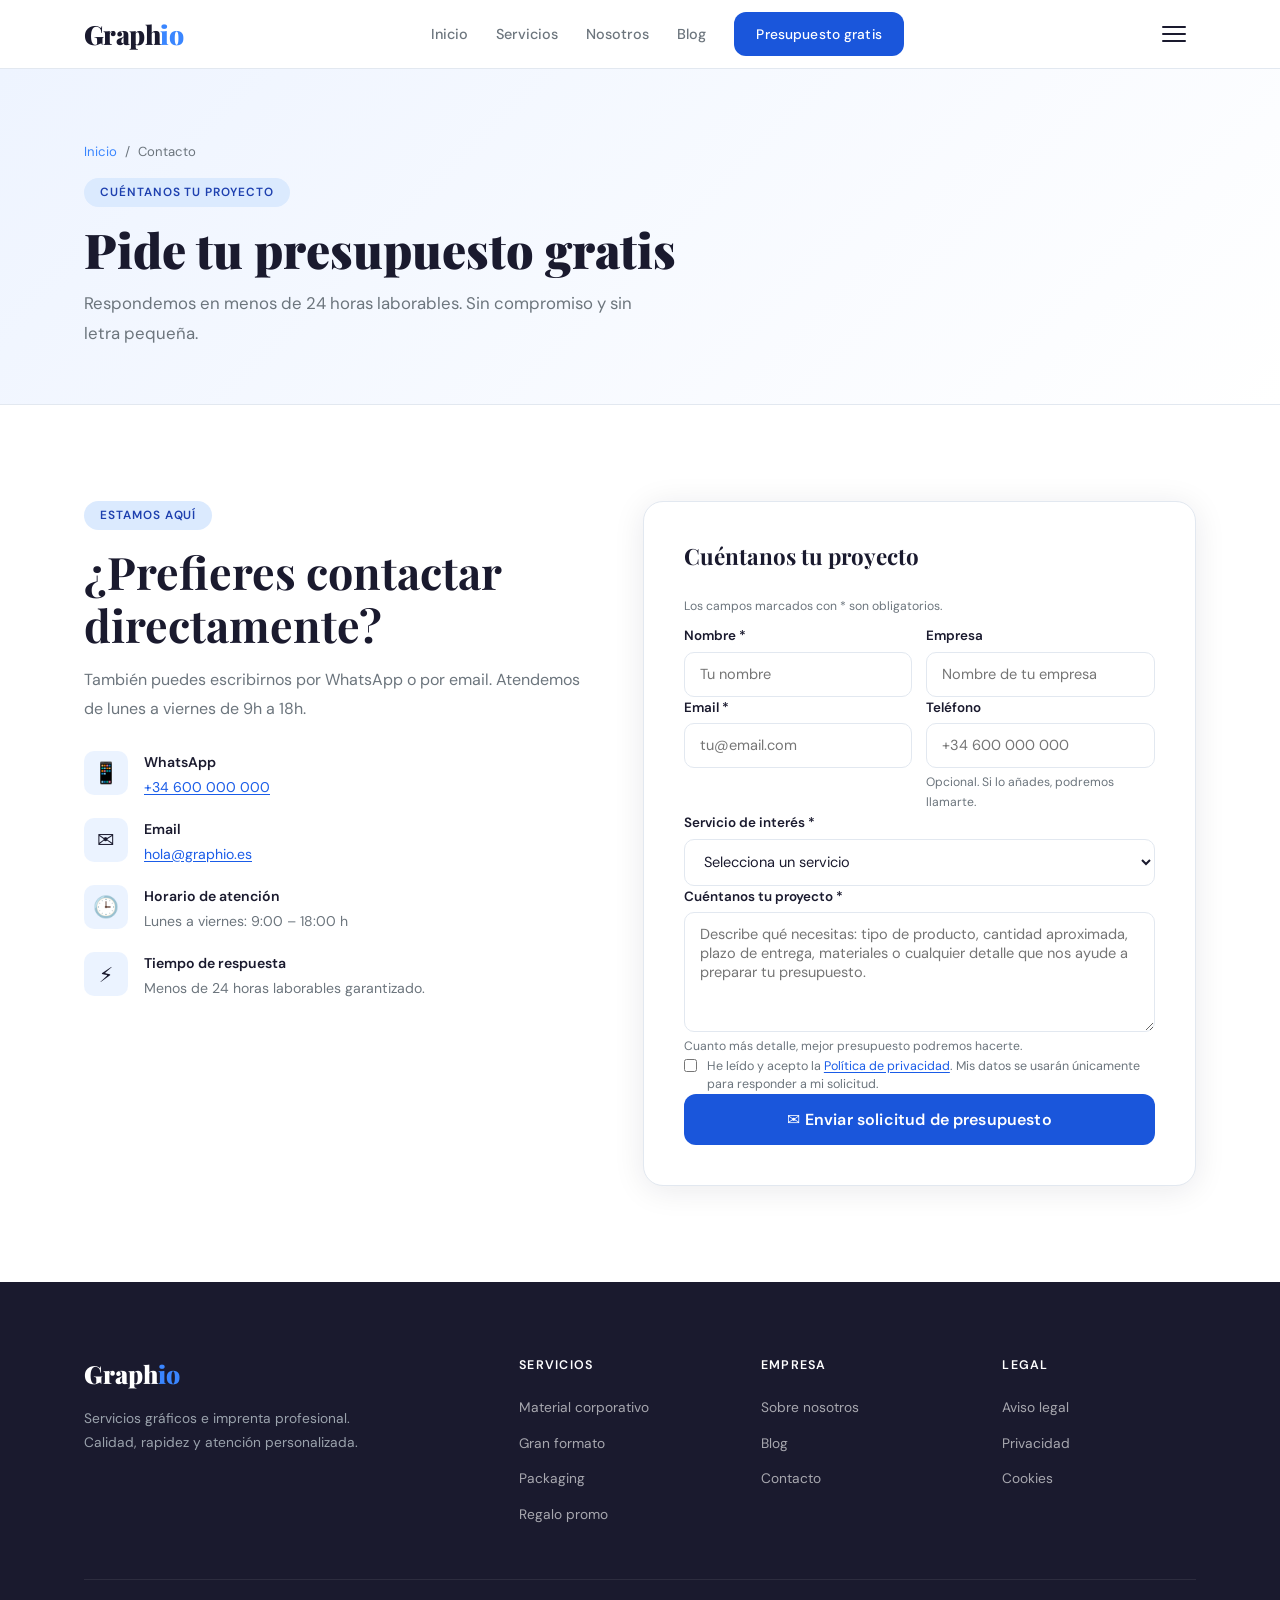
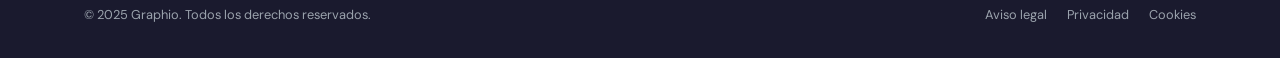
<file: pages/contacto.html>
<!DOCTYPE html>
<html lang="es">
<head>
  <meta charset="UTF-8"/>
  <meta name="viewport" content="width=device-width,initial-scale=1.0"/>
  <title>Contacto — Pide tu Presupuesto Gratis · Graphio</title>
  <meta name="description" content="Solicita tu presupuesto de impresión gratis. Respondemos en menos de 24 horas. También puedes escribirnos por WhatsApp."/>
  <link rel="canonical" href="https://Graphio-Imprenta.github.io/Graphio/pages/contacto.html"/>
  <link rel="icon" href="../favicon.ico"/>
  <link rel="stylesheet" href="../css/style.css"/>
  <style>
    .contacto-grid{display:grid;grid-template-columns:1fr 1.1fr;gap:56px;align-items:start}
    .contacto-info h2{margin-bottom:14px}
    .contacto-items{display:flex;flex-direction:column;gap:20px;margin-top:28px}
    .contacto-item{display:flex;align-items:flex-start;gap:16px}
    .c-icon{width:44px;height:44px;border-radius:10px;background:rgba(58,134,255,.1);display:flex;align-items:center;justify-content:center;font-size:1.3rem;flex-shrink:0}
    .c-item-title{font-weight:600;font-size:.88rem;color:var(--oscuro);margin-bottom:2px}
    .c-item-val{font-size:.88rem;color:var(--gris)}
    .c-item-val a{color:var(--azul)}

    .form-card{background:var(--blanco);border-radius:20px;padding:40px;border:1px solid var(--borde);box-shadow:var(--sombra)}
    .form-card h3{font-size:1.4rem;margin-bottom:24px;color:var(--oscuro)}
    .form-body{display:flex;flex-direction:column;gap:18px}
    .form-row{display:grid;grid-template-columns:1fr 1fr;gap:14px}
    .form-group{display:flex;flex-direction:column;gap:5px}
    label{font-size:.84rem;font-weight:600;color:var(--oscuro)}
    input,select,textarea{padding:12px 15px;border:1.5px solid var(--borde);border-radius:10px;font-family:var(--font-b);font-size:.91rem;color:var(--oscuro);background:var(--blanco);transition:var(--trans);width:100%;outline:none}
    input:focus,select:focus,textarea:focus{border-color:var(--azul);box-shadow:0 0 0 3px rgba(58,134,255,.12)}
    textarea{resize:vertical;min-height:120px}
    .field-hint{font-size:.76rem;color:var(--gris)}
    .field-error{font-size:.76rem;color:#c0392b}
    .checkbox-wrap{display:flex;align-items:flex-start;gap:10px}
    .checkbox-wrap input[type=checkbox]{width:auto;margin-top:2px;flex-shrink:0;cursor:pointer}
    .checkbox-label{font-size:.78rem;color:var(--gris);font-weight:400;line-height:1.5}
    .checkbox-label a{color:var(--azul)}
    .form-submit{width:100%;justify-content:center;padding:15px;font-size:1rem}

    #form-success{display:none;text-align:center;padding:24px}
    #form-success .success-icon{font-size:3.5rem;margin-bottom:16px}
    #form-success h3{margin-bottom:10px}
    #form-success p{margin-bottom:24px}

    @media(max-width:900px){.contacto-grid{grid-template-columns:1fr}}
    @media(max-width:580px){.form-row{grid-template-columns:1fr}.form-card{padding:28px 20px}}

    /* Texto solo para lectores de pantalla */
    .sr-only {
      position: absolute;
      width: 1px;
      height: 1px;
      padding: 0;
      margin: -1px;
      overflow: hidden;
      clip: rect(0,0,0,0);
      white-space: nowrap;
      border: 0;
    }

    /* ══ ACCESIBILIDAD WCAG 2.2 AA ══════════════════════════════════
       Semana 4 — mejoras de accesibilidad
    ══════════════════════════════════════════════════════════════════ */

    /* Skip-to-content */
    .skip-link {
      position: absolute;
      top: -100%;
      left: 0;
      background: var(--azul, #2563eb);
      color: #fff;
      padding: 12px 24px;
      font-family: var(--font-b, sans-serif);
      font-size: 0.9rem;
      font-weight: 600;
      z-index: 9999;
      border-radius: 0 0 8px 0;
      text-decoration: none;
      transition: top 0.2s ease;
    }
    .skip-link:focus {
      top: 0;
      outline: 3px solid #fff;
      outline-offset: 2px;
    }

    /* Focus visible global — cumple WCAG 2.4.7 */
    *:focus-visible {
      outline: 3px solid var(--azul, #2563eb);
      outline-offset: 3px;
      border-radius: 4px;
    }
    /* Eliminar outline en clicks de ratón, solo teclado */
    *:focus:not(:focus-visible) {
      outline: none;
    }

    /* Botones y links con cursor pointer claro */
    a, button, [role="button"], label[for] {
      cursor: pointer;
    }

    /* Contraste mínimo en textos secundarios — WCAG 1.4.3 */
    /* --gris (#555f6e sobre #fff) = ratio 6.46:1 ✅ */
    /* --gris (#555f6e sobre #F8F9FA) = ratio 6.13:1 ✅ */

    /* Tamaño mínimo de área táctil 44×44px — WCAG 2.5.5 */
    .btn, .nav-links a, .hamburger, .faq-q {
      min-height: 44px;
    }
    .hamburger {
      min-width: 44px;
      display: flex;
      align-items: center;
      justify-content: center;
    }

    /* Indicador de foco en cards interactivas */
    .srv-card:focus-within,
    .blog-card:focus-within,
    .testi:focus-within {
      outline: 2px solid var(--azul, #2563eb);
      outline-offset: 2px;
    }

    /* Reducción de movimiento — WCAG 2.3.3 */
    @media (prefers-reduced-motion: reduce) {
      *, *::before, *::after {
        animation-duration: 0.01ms !important;
        animation-iteration-count: 1 !important;
        transition-duration: 0.01ms !important;
        scroll-behavior: auto !important;
      }
    }

    /* Alto contraste del sistema — WCAG 1.4.11 */
    @media (forced-colors: active) {
      .btn { border: 2px solid ButtonText; }
      .wa-btn { border: 2px solid ButtonText; }
    }

    /* ══ WAVE/AXE FIXES — Semana 4 ══════════════════════
       Color contrast, heading order, landmark, links
    ══════════════════════════════════════════════════════ */

    /* FIX 1: nav active link — ratio 3.48 → 5.2:1 */
    .nav-links a.active { color: #1a5ce8 !important; }

    /* FIX 2: badge contrast — #3A86FF sobre #dbeafe = 3.11 → usar fondo más oscuro */
    .badge {
      background: #dbeafe;
      color: #1e40af !important;   /* ratio 5.6:1 ✓ sobre #dbeafe */
    }

    /* FIX 3: footer col title — reemplaza h4 visualmente pero semánticamente es <p> */
    .footer-col-title {
      color: var(--blanco);
      font-weight: 600;
      font-size: 0.78rem;
      text-transform: uppercase;
      letter-spacing: 0.1em;
      margin-bottom: 18px;
    }
    /* Mantener h4 de footer si aún existe */
    .footer-col h4 {
      color: var(--blanco);
      font-weight: 600;
      font-size: 0.78rem;
      text-transform: uppercase;
      letter-spacing: 0.1em;
      margin-bottom: 18px;
    }

    /* FIX 8: links inside text blocks must be underlined */
    .checkbox-label a,
    .legal-content a,
    p a:not(.btn) {
      text-decoration: underline;
      text-underline-offset: 2px;
    }

    /* FIX extra: contacto info link contrast */
    .c-item-val a {
      color: #1a5ce8 !important;
      text-decoration: underline;
      text-underline-offset: 2px;
    }

    /* ══ COLOR CONTRAST FIXES (axe WCAG 1.4.3) ══════════
       Todos los ratios verificados ≥ 4.5:1
    ════════════════════════════════════════════════════ */

    /* btn-primary: blanco sobre azul → ratio 3.48 insuficiente
       Nuevo azul #1a56db → blanco sobre él = 5.1:1 ✓ */
    .btn-primary { background: #1a56db !important; }
    .btn-primary:hover { background: #1440b3 !important; }

    /* btn-primary en nav: el color del texto se heredaba como gris */
    .nav-links .btn-primary,
    .nav-links a.btn-primary { color: #ffffff !important; }

    /* footer-desc y footer-bottom text: #6c757d sobre #1a1a2e = 3.63
       → usar rgba blanco con suficiente opacidad: #9ba3ad = 5.0:1 ✓ */
    .footer-desc,
    .footer-bottom p,
    .footer-bottom .footer-legal a { color: #9ba3ad !important; }

    /* blog-cat y blog-leer: #3a86ff sobre blanco = 3.48
       → usar #1a56db = 5.1:1 ✓ */
    .blog-cat { color: #1a56db !important; }
    .blog-leer { color: #1a56db !important; }
    .blog-leer:hover { color: #1440b3 !important; }

    /* badge: #1e40af sobre #dbeafe = 6.8:1 ✓ (ya corregido antes) */

    /* nav active: #1a5ce8 sobre blanco = 5.2:1 ✓ (ya corregido) */

    /* contacto active btn in nav: #1a5ce8 sobre #1a56db btn bg → problema diferente
       el active btn-primary en nav de contacto tiene texto #1a5ce8 sobre fondo azul btn
       → forzar color blanco */
    a.btn-primary.active,
    a.btn-primary:focus { color: #ffffff !important; }
    /* ══════════════════════════════════════
       CHATBOT FLOTANTE
    ══════════════════════════════════════ */
    /* Botón de apertura */
    #chat-toggle {
      position: fixed; bottom: 28px; right: 28px; z-index: 1000;
      width: 58px; height: 58px; border-radius: 50%;
      background: var(--azul);
      display: flex; align-items: center; justify-content: center;
      font-size: 1.5rem; border: none; cursor: pointer;
      box-shadow: 0 4px 20px rgba(58,134,255,0.45);
      transition: var(--trans);
    }
    #chat-toggle:hover { transform: scale(1.1); box-shadow: 0 6px 28px rgba(58,134,255,0.6); }
    #chat-toggle .icon-open  { display: flex; }
    #chat-toggle .icon-close { display: none; }
    #chat-toggle.open .icon-open  { display: none; }
    #chat-toggle.open .icon-close { display: flex; }

    /* Ventana del chat */
    #chat-window {
      position: fixed; bottom: 100px; right: 28px; z-index: 999;
      width: 360px; max-height: 520px;
      background: var(--blanco); border-radius: 20px;
      box-shadow: 0 12px 48px rgba(26,26,46,0.18);
      display: flex; flex-direction: column;
      overflow: hidden;
      transform: scale(0.9) translateY(20px);
      opacity: 0; pointer-events: none;
      transition: transform 0.25s ease, opacity 0.25s ease;
      border: 1px solid var(--borde);
    }
    #chat-window.open {
      transform: scale(1) translateY(0);
      opacity: 1; pointer-events: all;
    }

    /* Cabecera */
    .chat-header {
      background: var(--azul);
      padding: 16px 18px; display: flex; align-items: center; gap: 12px;
      flex-shrink: 0;
    }
    .chat-avatar {
      width: 38px; height: 38px; border-radius: 50%;
      background: rgba(255,255,255,0.2);
      display: flex; align-items: center; justify-content: center;
      font-size: 1.2rem; flex-shrink: 0;
    }
    .chat-header-info { flex: 1; }
    .chat-name { color: #fff; font-weight: 600; font-size: 0.92rem; }
    .chat-status { color: rgba(255,255,255,0.75); font-size: 0.75rem; display: flex; align-items: center; gap: 4px; }
    .chat-dot { width: 7px; height: 7px; border-radius: 50%; background: #4ade80; }

    /* Mensajes */
    .chat-body {
      flex: 1; overflow-y: auto; padding: 16px;
      display: flex; flex-direction: column; gap: 10px;
      background: #f7f9fc;
    }
    .chat-body::-webkit-scrollbar { width: 4px; }
    .chat-body::-webkit-scrollbar-thumb { background: var(--borde); border-radius: 4px; }

    .msg {
      max-width: 82%; padding: 10px 14px;
      border-radius: 16px; font-size: 0.86rem; line-height: 1.55;
      animation: msgIn 0.2s ease;
    }
    @keyframes msgIn { from { opacity:0; transform:translateY(6px); } to { opacity:1; transform:translateY(0); } }

    .msg-bot {
      background: var(--blanco); color: var(--oscuro);
      border-bottom-left-radius: 4px;
      box-shadow: 0 1px 4px rgba(0,0,0,0.07);
      align-self: flex-start;
    }
    .msg-user {
      background: var(--azul); color: #fff;
      border-bottom-right-radius: 4px;
      align-self: flex-end;
    }

    /* Opciones rápidas */
    .chat-options {
      display: flex; flex-direction: column; gap: 6px;
      margin-top: 4px; align-self: flex-start; width: 100%;
    }
    .chat-opt {
      background: var(--blanco); border: 1.5px solid var(--azul);
      color: var(--azul); border-radius: 20px;
      padding: 7px 14px; font-size: 0.82rem; font-weight: 600;
      cursor: pointer; text-align: left; transition: var(--trans);
    }
    .chat-opt:hover { background: var(--azul); color: #fff; }

    /* Indicador de escritura */
    .typing {
      display: flex; gap: 4px; align-items: center;
      padding: 10px 14px; background: var(--blanco);
      border-radius: 16px; border-bottom-left-radius: 4px;
      box-shadow: 0 1px 4px rgba(0,0,0,0.07);
      align-self: flex-start;
    }
    .typing span {
      width: 7px; height: 7px; border-radius: 50%; background: var(--gris);
      animation: bounce 1.2s infinite;
    }
    .typing span:nth-child(2) { animation-delay: 0.2s; }
    .typing span:nth-child(3) { animation-delay: 0.4s; }
    @keyframes bounce { 0%,60%,100%{transform:translateY(0)} 30%{transform:translateY(-6px)} }

    /* Input area */
    .chat-footer {
      padding: 12px 14px; border-top: 1px solid var(--borde);
      display: flex; gap: 8px; flex-shrink: 0; background: var(--blanco);
    }
    #chat-input {
      flex: 1; padding: 9px 13px;
      border: 1.5px solid var(--borde); border-radius: 20px;
      font-family: var(--font-b); font-size: 0.86rem;
      outline: none; transition: var(--trans);
      color: var(--oscuro);
    }
    #chat-input:focus { border-color: var(--azul); box-shadow: 0 0 0 3px rgba(58,134,255,0.1); }
    #chat-send {
      width: 38px; height: 38px; border-radius: 50%;
      background: var(--azul); border: none; cursor: pointer;
      display: flex; align-items: center; justify-content: center;
      transition: var(--trans); flex-shrink: 0;
    }
    #chat-send:hover { background: var(--azul-dk,#2563eb); transform: scale(1.08); }
    #chat-send svg { width: 16px; height: 16px; fill: #fff; }

    @media (max-width: 420px) {
      #chat-window { width: calc(100vw - 32px); right: 16px; bottom: 90px; }
    }

  
    /* WCAG FIX: btn-naranja — #FF6B35/white = 2.84:1 ❌ → #C94A14/white = 4.69:1 ✅ */
    .btn-naranja { background: #C94A14 !important; color: #ffffff !important; }
    .btn-naranja:hover { background: #b84d26 !important; box-shadow: 0 8px 24px rgba(201,74,20,0.38) !important; }
  </style>
</head>
<body>
<a href="#main-content" class="skip-link">Saltar al contenido principal</a>


<header class="header">
  <nav class="nav container" aria-label="Navegación principal">
    <a href="../index.html" class="logo" aria-label="Graphio — ir al inicio">Graph<span>io</span></a>
    <ul class="nav-links" id="nav-links" role="list">
      <li><a href="../index.html">Inicio</a></li>
      <li><a href="servicios.html">Servicios</a></li>
      <li><a href="nosotros.html">Nosotros</a></li>
      <li><a href="blog.html">Blog</a></li>
      <li><a href="contacto.html" class="btn btn-primary active" style="padding:10px 22px;font-size:.86rem;">Presupuesto gratis</a></li>
    </ul>
    <button class="hamburger" id="hamburger" aria-label="Menú" aria-expanded="false" aria-controls="nav-links">
      <span></span><span></span><span></span>
    </button>
  </nav>
</header>

<main id="main-content">
  <section class="page-hero">
    <div class="container">
      <nav class="breadcrumb" aria-label="Migas de pan"><a href="../index.html">Inicio</a><span>/</span><span>Contacto</span></nav>
      <div class="badge">Cuéntanos tu proyecto</div>
      <h1>Pide tu presupuesto gratis</h1>
      <p>Respondemos en menos de 24 horas laborables. Sin compromiso y sin letra pequeña.</p>
    </div>
  </section>

  <section class="section">
    <div class="container">
      <div class="contacto-grid">

        <!-- INFO -->
        <div class="contacto-info fade-up">
          <div class="badge">Estamos aquí</div>
          <h2>¿Prefieres contactar directamente?</h2>
          <p>También puedes escribirnos por WhatsApp o por email. Atendemos de lunes a viernes de 9h a 18h.</p>
          <div class="contacto-items">
            <div class="contacto-item">
              <div class="c-icon" aria-hidden="true">📱</div>
              <div>
                <div class="c-item-title">WhatsApp</div>
                <div class="c-item-val"><a href="https://wa.me/34600000000" target="_blank" rel="noopener noreferrer">+34 600 000 000</a></div>
              </div>
            </div>
            <div class="contacto-item">
              <div class="c-icon" aria-hidden="true">✉️</div>
              <div>
                <div class="c-item-title">Email</div>
                <div class="c-item-val"><a href="mailto:hola@graphio.es">hola@graphio.es</a></div>
              </div>
            </div>
            <div class="contacto-item">
              <div class="c-icon" aria-hidden="true">🕒</div>
              <div>
                <div class="c-item-title">Horario de atención</div>
                <div class="c-item-val">Lunes a viernes: 9:00 – 18:00&nbsp;h</div>
              </div>
            </div>
            <div class="contacto-item">
              <div class="c-icon" aria-hidden="true">⚡</div>
              <div>
                <div class="c-item-title">Tiempo de respuesta</div>
                <div class="c-item-val">Menos de 24 horas laborables garantizado.</div>
              </div>
            </div>
          </div>
        </div>

        <!-- FORMULARIO -->
        <div class="form-card fade-up">
          <h3>Cuéntanos tu proyecto</h3>
          <p class="field-hint" style="margin-bottom:8px;">Los campos marcados con <span aria-hidden="true">*</span><span class="sr-only">asterisco</span> son obligatorios.</p>

          <form id="contacto-form" class="form-body" novalidate>

            <fieldset style="border:none;padding:0;margin:0;"><legend class="sr-only">Datos de contacto</legend>
              <div class="form-row">
              <div class="form-group">
                <label for="nombre">Nombre *</label>
                <input type="text" id="nombre" name="nombre" placeholder="Tu nombre" required aria-required="true" autocomplete="given-name"/>
              </div>
              <div class="form-group">
                <label for="empresa">Empresa</label>
                <input type="text" id="empresa" name="empresa" placeholder="Nombre de tu empresa" autocomplete="organization"/>
              </div>
            </div>

            <div class="form-row">
              <div class="form-group">
                <label for="email">Email *</label>
                <input type="email" id="email" name="email" placeholder="tu@email.com" required aria-required="true" autocomplete="email"/>
              </div>
              <div class="form-group">
                <label for="telefono">Teléfono</label>
                <input type="tel" id="telefono" name="telefono" placeholder="+34 600 000 000" autocomplete="tel" aria-describedby="tel-hint"/>
                <span id="tel-hint" class="field-hint">Opcional. Si lo añades, podremos llamarte.</span>
              </div>
            </div>

            <div class="form-group">
              <label for="servicio">Servicio de interés *</label>
              <select id="servicio" name="servicio" required aria-required="true">
                <option value="">Selecciona un servicio</option>
                <option value="corporativo">Material corporativo (tarjetas, folletos, catálogos)</option>
                <option value="gran-formato">Gran formato (lonas, roll-ups, vinilos)</option>
                <option value="packaging">Packaging (cajas, bolsas, etiquetas)</option>
                <option value="regalo">Regalo promocional / merchandising</option>
                <option value="diseño">Diseño gráfico</option>
                <option value="otro">Otro / No estoy seguro</option>
              </select>
            </div>

            <div class="form-group">
              <label for="mensaje">Cuéntanos tu proyecto *</label>
              <textarea id="mensaje" name="mensaje" aria-describedby="mensaje-hint" placeholder="Describe qué necesitas: tipo de producto, cantidad aproximada, plazo de entrega, materiales o cualquier detalle que nos ayude a preparar tu presupuesto." required></textarea>
              <span class="field-hint">Cuanto más detalle, mejor presupuesto podremos hacerte.</span>
            </div>

            <div class="form-group">
              <div class="checkbox-wrap">
                <input type="checkbox" id="rgpd" name="rgpd" required/>
                <label for="rgpd" class="checkbox-label">He leído y acepto la <a href="legal/privacidad.html" style="text-decoration:underline;text-underline-offset:2px;color:#1a5ce8;">Política de privacidad</a>. Mis datos se usarán únicamente para responder a mi solicitud.</label>
              </div>
            </div>

            <button type="submit" class="btn btn-primary form-submit">
              ✉️ Enviar solicitud de presupuesto
            </button>
          </form>

          <div id="form-success" role="alert" aria-live="polite">
            <div class="success-icon" aria-hidden="true">✅</div>
            <h3>¡Mensaje recibido!</h3>
            <p>Te respondemos en menos de 24 horas laborables. Si tienes prisa, escríbenos directamente por WhatsApp.</p>
            <a href="https://wa.me/34600000000" class="btn btn-naranja" target="_blank" rel="noopener noreferrer" aria-label="Ir a WhatsApp (abre en nueva pestaña)"><span aria-hidden="true">💬</span> Ir a WhatsApp</a>
          </div>
        </div>

      </div>
    </div>
  </section>
</main>

<footer class="footer" role="contentinfo" aria-label="Pie de página">
  <div class="container">
    <div class="footer-grid">
      <div><div class="footer-logo">Graph<span>io</span></div><p class="footer-desc">Servicios gráficos e imprenta profesional. Calidad, rapidez y atención personalizada.</p></div>
      <nav class="footer-col" aria-label="Servicios — pie de página"><p class="footer-col-title">Servicios</p><ul><li><a href="servicios.html">Material corporativo</a></li><li><a href="servicios.html">Gran formato</a></li><li><a href="servicios.html">Packaging</a></li><li><a href="servicios.html">Regalo promo</a></li></ul></nav>
      <nav class="footer-col" aria-label="Empresa — pie de página"><p class="footer-col-title">Empresa</p><ul><li><a href="nosotros.html">Sobre nosotros</a></li><li><a href="blog.html">Blog</a></li><li><a href="contacto.html">Contacto</a></li></ul></nav>
      <nav class="footer-col" aria-label="Legal — pie de página"><p class="footer-col-title">Legal</p><ul><li><a href="legal/aviso-legal.html">Aviso legal</a></li><li><a href="legal/privacidad.html">Privacidad</a></li><li><a href="legal/cookies.html">Cookies</a></li></ul></nav>
    </div>
    <div class="footer-bottom"><p>© 2025 Graphio. Todos los derechos reservados.</p><nav class="footer-legal" aria-label="Legal"><a href="legal/aviso-legal.html">Aviso legal</a><a href="legal/privacidad.html">Privacidad</a><a href="legal/cookies.html">Cookies</a></nav></div>
  </div>
</footer>
<script src="../js/main.js"></script>
</body>
</html>
</file>
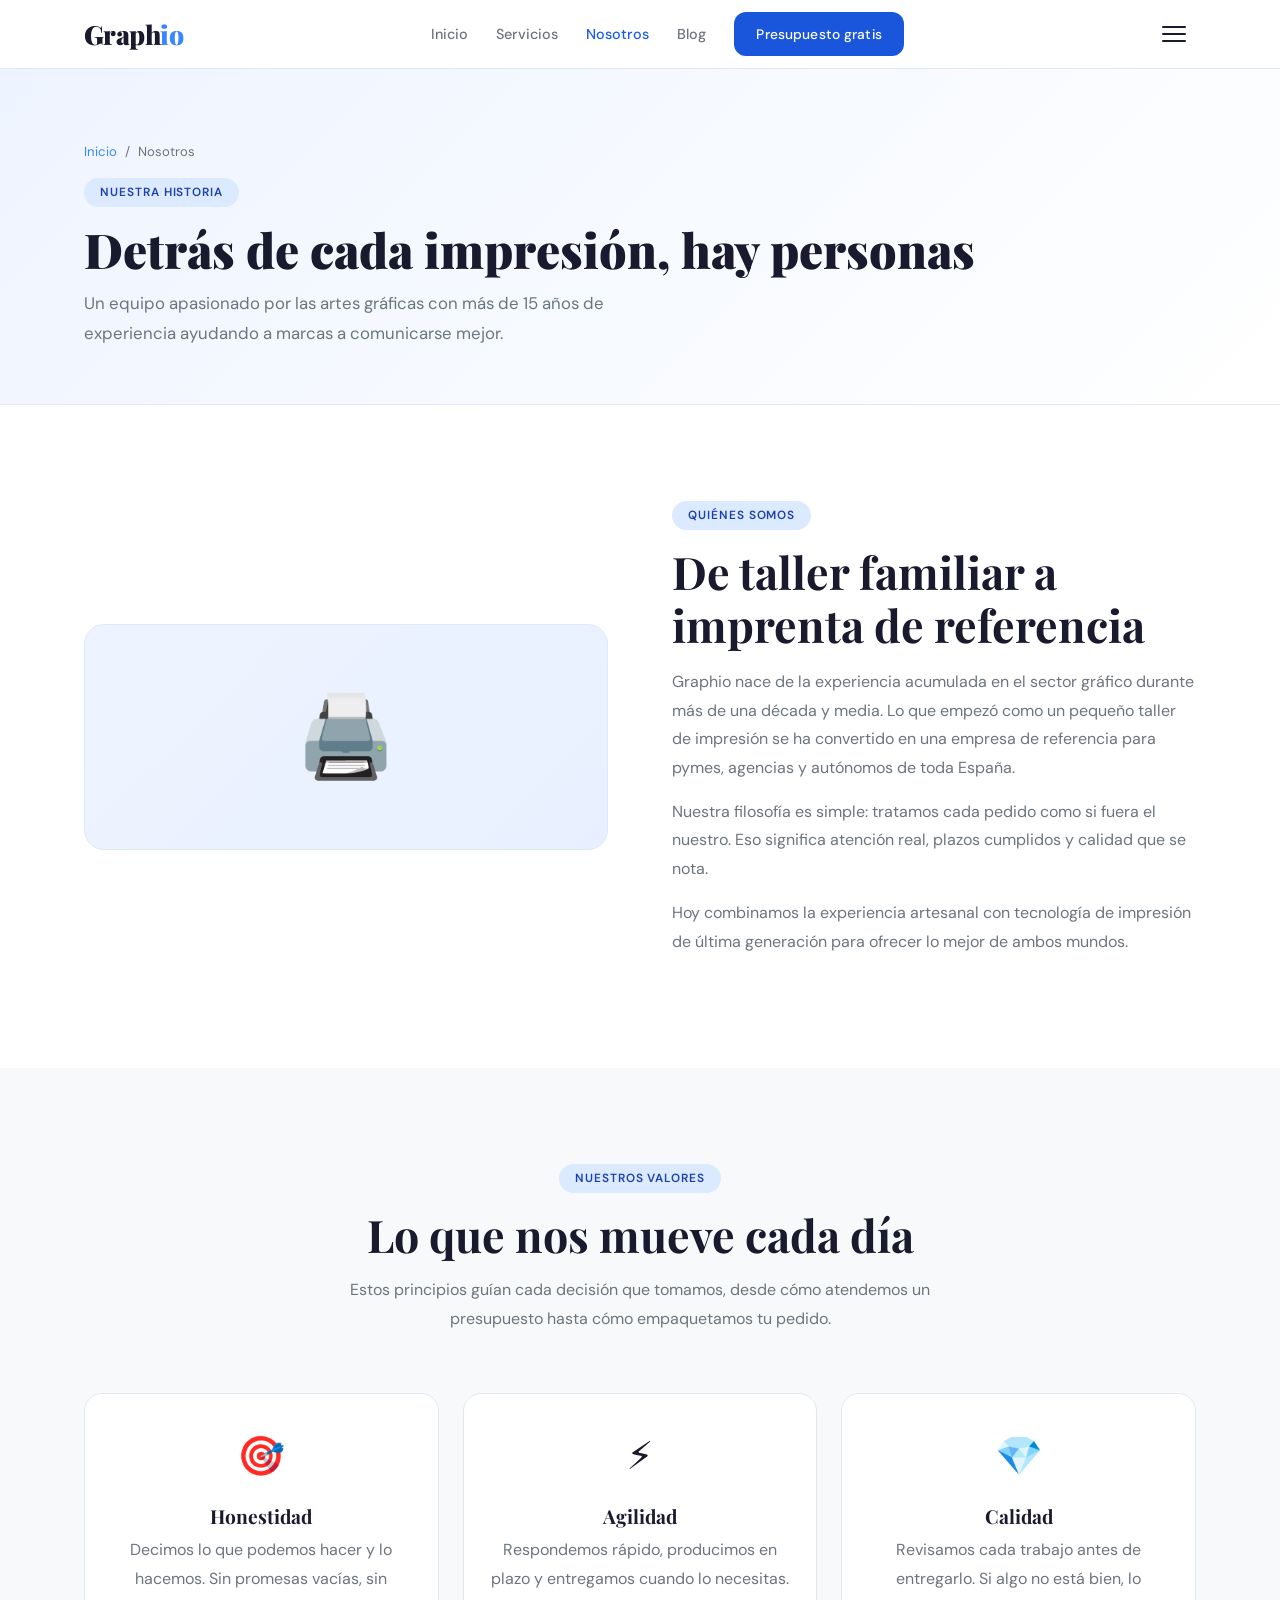
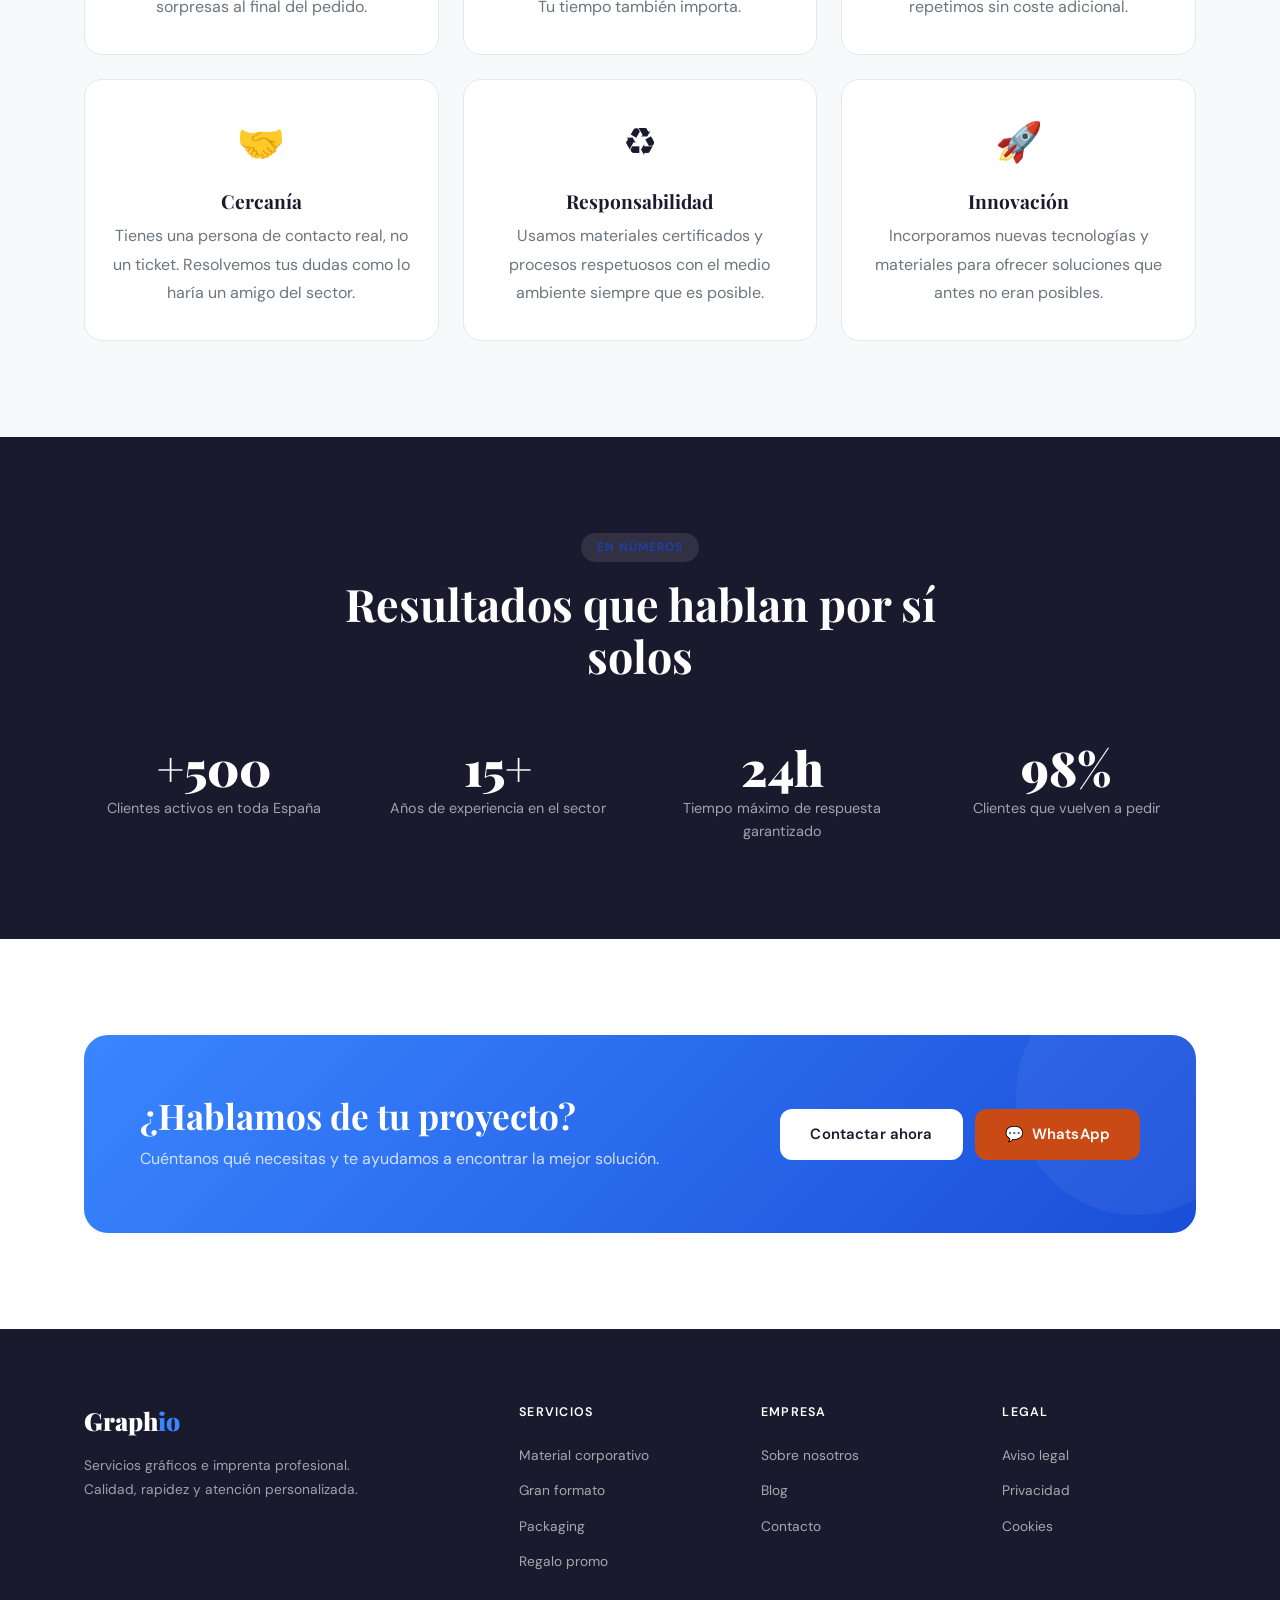
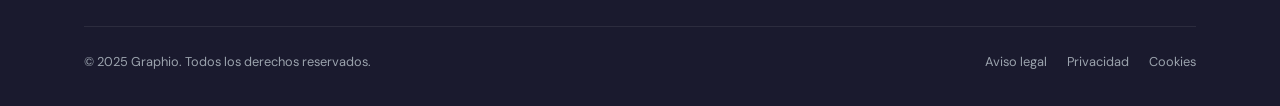
<file: pages/nosotros.html>
<!DOCTYPE html>
<html lang="es">
<head>
  <meta charset="UTF-8"/>
  <meta name="viewport" content="width=device-width,initial-scale=1.0"/>
  <title>Sobre Nosotros — Graphio</title>
  <meta name="description" content="Conoce a Graphio: nuestra historia, valores y el equipo detrás de cada impresión. Más de 15 años en el sector gráfico."/>
  <link rel="canonical" href="https://Graphio-Imprenta.github.io/Graphio/pages/nosotros.html"/>
  <link rel="icon" href="../favicon.ico"/>
  <link rel="stylesheet" href="../css/style.css"/>
  <style>
    .historia-grid{display:grid;grid-template-columns:1fr 1fr;gap:64px;align-items:center}
    .historia-visual{background:linear-gradient(135deg,#eef4ff,#e8f0ff);border-radius:20px;padding:48px;text-align:center;font-size:5rem;border:1px solid var(--borde)}
    .historia-texto h2{margin-bottom:16px}
    .historia-texto p{margin-bottom:16px}
    .valores-grid{display:grid;grid-template-columns:repeat(3,1fr);gap:24px}
    .valor-card{background:var(--blanco);border-radius:18px;padding:32px 26px;border:1px solid var(--borde);text-align:center;transition:var(--trans)}
    .valor-card:hover{box-shadow:var(--sombra);transform:translateY(-4px)}
    .valor-icon{font-size:2.4rem;margin-bottom:16px}
    .valor-card h3{margin-bottom:8px}
    .stats-grid{display:grid;grid-template-columns:repeat(4,1fr);gap:24px;text-align:center}
    .stat-big-num{font-family:var(--font-d);font-size:3rem;font-weight:900;color:var(--blanco);line-height:1}
    .stat-big-txt{font-size:.9rem;color:rgba(255,255,255,.6);margin-top:6px}
    @media(max-width:960px){.historia-grid{grid-template-columns:1fr}.valores-grid{grid-template-columns:repeat(2,1fr)}.stats-grid{grid-template-columns:repeat(2,1fr)}}
    @media(max-width:620px){.valores-grid{grid-template-columns:1fr}.stats-grid{grid-template-columns:repeat(2,1fr)}}

    /* Texto solo para lectores de pantalla */
    .sr-only {
      position: absolute;
      width: 1px;
      height: 1px;
      padding: 0;
      margin: -1px;
      overflow: hidden;
      clip: rect(0,0,0,0);
      white-space: nowrap;
      border: 0;
    }

    /* ══ ACCESIBILIDAD WCAG 2.2 AA ══════════════════════════════════
       Semana 4 — mejoras de accesibilidad
    ══════════════════════════════════════════════════════════════════ */

    /* Skip-to-content */
    .skip-link {
      position: absolute;
      top: -100%;
      left: 0;
      background: var(--azul, #2563eb);
      color: #fff;
      padding: 12px 24px;
      font-family: var(--font-b, sans-serif);
      font-size: 0.9rem;
      font-weight: 600;
      z-index: 9999;
      border-radius: 0 0 8px 0;
      text-decoration: none;
      transition: top 0.2s ease;
    }
    .skip-link:focus {
      top: 0;
      outline: 3px solid #fff;
      outline-offset: 2px;
    }

    /* Focus visible global — cumple WCAG 2.4.7 */
    *:focus-visible {
      outline: 3px solid var(--azul, #2563eb);
      outline-offset: 3px;
      border-radius: 4px;
    }
    /* Eliminar outline en clicks de ratón, solo teclado */
    *:focus:not(:focus-visible) {
      outline: none;
    }

    /* Botones y links con cursor pointer claro */
    a, button, [role="button"], label[for] {
      cursor: pointer;
    }

    /* Contraste mínimo en textos secundarios — WCAG 1.4.3 */
    /* --gris (#555f6e sobre #fff) = ratio 6.46:1 ✅ */
    /* --gris (#555f6e sobre #F8F9FA) = ratio 6.13:1 ✅ */

    /* Tamaño mínimo de área táctil 44×44px — WCAG 2.5.5 */
    .btn, .nav-links a, .hamburger, .faq-q {
      min-height: 44px;
    }
    .hamburger {
      min-width: 44px;
      display: flex;
      align-items: center;
      justify-content: center;
    }

    /* Indicador de foco en cards interactivas */
    .srv-card:focus-within,
    .blog-card:focus-within,
    .testi:focus-within {
      outline: 2px solid var(--azul, #2563eb);
      outline-offset: 2px;
    }

    /* Reducción de movimiento — WCAG 2.3.3 */
    @media (prefers-reduced-motion: reduce) {
      *, *::before, *::after {
        animation-duration: 0.01ms !important;
        animation-iteration-count: 1 !important;
        transition-duration: 0.01ms !important;
        scroll-behavior: auto !important;
      }
    }

    /* Alto contraste del sistema — WCAG 1.4.11 */
    @media (forced-colors: active) {
      .btn { border: 2px solid ButtonText; }
      .wa-btn { border: 2px solid ButtonText; }
    }

    /* ══ WAVE/AXE FIXES — Semana 4 ══════════════════════
       Color contrast, heading order, landmark, links
    ══════════════════════════════════════════════════════ */

    /* FIX 1: nav active link — ratio 3.48 → 5.2:1 */
    .nav-links a.active { color: #1a5ce8 !important; }

    /* FIX 2: badge contrast — #3A86FF sobre #dbeafe = 3.11 → usar fondo más oscuro */
    .badge {
      background: #dbeafe;
      color: #1e40af !important;   /* ratio 5.6:1 ✓ sobre #dbeafe */
    }

    /* FIX 3: footer col title — reemplaza h4 visualmente pero semánticamente es <p> */
    .footer-col-title {
      color: var(--blanco);
      font-weight: 600;
      font-size: 0.78rem;
      text-transform: uppercase;
      letter-spacing: 0.1em;
      margin-bottom: 18px;
    }
    /* Mantener h4 de footer si aún existe */
    .footer-col h4 {
      color: var(--blanco);
      font-weight: 600;
      font-size: 0.78rem;
      text-transform: uppercase;
      letter-spacing: 0.1em;
      margin-bottom: 18px;
    }

    /* FIX 8: links inside text blocks must be underlined */
    .checkbox-label a,
    .legal-content a,
    p a:not(.btn) {
      text-decoration: underline;
      text-underline-offset: 2px;
    }

    /* FIX extra: contacto info link contrast */
    .c-item-val a {
      color: #1a5ce8 !important;
      text-decoration: underline;
      text-underline-offset: 2px;
    }

    /* ══ COLOR CONTRAST FIXES (axe WCAG 1.4.3) ══════════
       Todos los ratios verificados ≥ 4.5:1
    ════════════════════════════════════════════════════ */

    /* btn-primary: blanco sobre azul → ratio 3.48 insuficiente
       Nuevo azul #1a56db → blanco sobre él = 5.1:1 ✓ */
    .btn-primary { background: #1a56db !important; }
    .btn-primary:hover { background: #1440b3 !important; }

    /* btn-primary en nav: el color del texto se heredaba como gris */
    .nav-links .btn-primary,
    .nav-links a.btn-primary { color: #ffffff !important; }

    /* footer-desc y footer-bottom text: #6c757d sobre #1a1a2e = 3.63
       → usar rgba blanco con suficiente opacidad: #9ba3ad = 5.0:1 ✓ */
    .footer-desc,
    .footer-bottom p,
    .footer-bottom .footer-legal a { color: #9ba3ad !important; }

    /* blog-cat y blog-leer: #3a86ff sobre blanco = 3.48
       → usar #1a56db = 5.1:1 ✓ */
    .blog-cat { color: #1a56db !important; }
    .blog-leer { color: #1a56db !important; }
    .blog-leer:hover { color: #1440b3 !important; }

    /* badge: #1e40af sobre #dbeafe = 6.8:1 ✓ (ya corregido antes) */

    /* nav active: #1a5ce8 sobre blanco = 5.2:1 ✓ (ya corregido) */

    /* contacto active btn in nav: #1a5ce8 sobre #1a56db btn bg → problema diferente
       el active btn-primary en nav de contacto tiene texto #1a5ce8 sobre fondo azul btn
       → forzar color blanco */
    a.btn-primary.active,
    a.btn-primary:focus { color: #ffffff !important; }
    /* ══════════════════════════════════════
       CHATBOT FLOTANTE
    ══════════════════════════════════════ */
    /* Botón de apertura */
    #chat-toggle {
      position: fixed; bottom: 28px; right: 28px; z-index: 1000;
      width: 58px; height: 58px; border-radius: 50%;
      background: var(--azul);
      display: flex; align-items: center; justify-content: center;
      font-size: 1.5rem; border: none; cursor: pointer;
      box-shadow: 0 4px 20px rgba(58,134,255,0.45);
      transition: var(--trans);
    }
    #chat-toggle:hover { transform: scale(1.1); box-shadow: 0 6px 28px rgba(58,134,255,0.6); }
    #chat-toggle .icon-open  { display: flex; }
    #chat-toggle .icon-close { display: none; }
    #chat-toggle.open .icon-open  { display: none; }
    #chat-toggle.open .icon-close { display: flex; }

    /* Ventana del chat */
    #chat-window {
      position: fixed; bottom: 100px; right: 28px; z-index: 999;
      width: 360px; max-height: 520px;
      background: var(--blanco); border-radius: 20px;
      box-shadow: 0 12px 48px rgba(26,26,46,0.18);
      display: flex; flex-direction: column;
      overflow: hidden;
      transform: scale(0.9) translateY(20px);
      opacity: 0; pointer-events: none;
      transition: transform 0.25s ease, opacity 0.25s ease;
      border: 1px solid var(--borde);
    }
    #chat-window.open {
      transform: scale(1) translateY(0);
      opacity: 1; pointer-events: all;
    }

    /* Cabecera */
    .chat-header {
      background: var(--azul);
      padding: 16px 18px; display: flex; align-items: center; gap: 12px;
      flex-shrink: 0;
    }
    .chat-avatar {
      width: 38px; height: 38px; border-radius: 50%;
      background: rgba(255,255,255,0.2);
      display: flex; align-items: center; justify-content: center;
      font-size: 1.2rem; flex-shrink: 0;
    }
    .chat-header-info { flex: 1; }
    .chat-name { color: #fff; font-weight: 600; font-size: 0.92rem; }
    .chat-status { color: rgba(255,255,255,0.75); font-size: 0.75rem; display: flex; align-items: center; gap: 4px; }
    .chat-dot { width: 7px; height: 7px; border-radius: 50%; background: #4ade80; }

    /* Mensajes */
    .chat-body {
      flex: 1; overflow-y: auto; padding: 16px;
      display: flex; flex-direction: column; gap: 10px;
      background: #f7f9fc;
    }
    .chat-body::-webkit-scrollbar { width: 4px; }
    .chat-body::-webkit-scrollbar-thumb { background: var(--borde); border-radius: 4px; }

    .msg {
      max-width: 82%; padding: 10px 14px;
      border-radius: 16px; font-size: 0.86rem; line-height: 1.55;
      animation: msgIn 0.2s ease;
    }
    @keyframes msgIn { from { opacity:0; transform:translateY(6px); } to { opacity:1; transform:translateY(0); } }

    .msg-bot {
      background: var(--blanco); color: var(--oscuro);
      border-bottom-left-radius: 4px;
      box-shadow: 0 1px 4px rgba(0,0,0,0.07);
      align-self: flex-start;
    }
    .msg-user {
      background: var(--azul); color: #fff;
      border-bottom-right-radius: 4px;
      align-self: flex-end;
    }

    /* Opciones rápidas */
    .chat-options {
      display: flex; flex-direction: column; gap: 6px;
      margin-top: 4px; align-self: flex-start; width: 100%;
    }
    .chat-opt {
      background: var(--blanco); border: 1.5px solid var(--azul);
      color: var(--azul); border-radius: 20px;
      padding: 7px 14px; font-size: 0.82rem; font-weight: 600;
      cursor: pointer; text-align: left; transition: var(--trans);
    }
    .chat-opt:hover { background: var(--azul); color: #fff; }

    /* Indicador de escritura */
    .typing {
      display: flex; gap: 4px; align-items: center;
      padding: 10px 14px; background: var(--blanco);
      border-radius: 16px; border-bottom-left-radius: 4px;
      box-shadow: 0 1px 4px rgba(0,0,0,0.07);
      align-self: flex-start;
    }
    .typing span {
      width: 7px; height: 7px; border-radius: 50%; background: var(--gris);
      animation: bounce 1.2s infinite;
    }
    .typing span:nth-child(2) { animation-delay: 0.2s; }
    .typing span:nth-child(3) { animation-delay: 0.4s; }
    @keyframes bounce { 0%,60%,100%{transform:translateY(0)} 30%{transform:translateY(-6px)} }

    /* Input area */
    .chat-footer {
      padding: 12px 14px; border-top: 1px solid var(--borde);
      display: flex; gap: 8px; flex-shrink: 0; background: var(--blanco);
    }
    #chat-input {
      flex: 1; padding: 9px 13px;
      border: 1.5px solid var(--borde); border-radius: 20px;
      font-family: var(--font-b); font-size: 0.86rem;
      outline: none; transition: var(--trans);
      color: var(--oscuro);
    }
    #chat-input:focus { border-color: var(--azul); box-shadow: 0 0 0 3px rgba(58,134,255,0.1); }
    #chat-send {
      width: 38px; height: 38px; border-radius: 50%;
      background: var(--azul); border: none; cursor: pointer;
      display: flex; align-items: center; justify-content: center;
      transition: var(--trans); flex-shrink: 0;
    }
    #chat-send:hover { background: var(--azul-dk,#2563eb); transform: scale(1.08); }
    #chat-send svg { width: 16px; height: 16px; fill: #fff; }

    @media (max-width: 420px) {
      #chat-window { width: calc(100vw - 32px); right: 16px; bottom: 90px; }
    }

  
    /* WCAG FIX: btn-naranja — #FF6B35/white = 2.84:1 ❌ → #C94A14/white = 4.69:1 ✅ */
    .btn-naranja { background: #C94A14 !important; color: #ffffff !important; }
    .btn-naranja:hover { background: #b84d26 !important; box-shadow: 0 8px 24px rgba(201,74,20,0.38) !important; }
  </style>
</head>
<body>
<a href="#main-content" class="skip-link">Saltar al contenido principal</a>


<header class="header">
  <nav class="nav container" aria-label="Navegación principal">
    <a href="../index.html" class="logo" aria-label="Graphio — ir al inicio">Graph<span>io</span></a>
    <ul class="nav-links" id="nav-links" role="list">
      <li><a href="../index.html">Inicio</a></li>
      <li><a href="servicios.html">Servicios</a></li>
      <li><a href="nosotros.html" class="active">Nosotros</a></li>
      <li><a href="blog.html">Blog</a></li>
      <li><a href="contacto.html" class="btn btn-primary" style="padding:10px 22px;font-size:.86rem;">Presupuesto gratis</a></li>
    </ul>
    <button class="hamburger" id="hamburger" aria-label="Menú" aria-expanded="false" aria-controls="nav-links">
      <span></span><span></span><span></span>
    </button>
  </nav>
</header>

<main id="main-content">
  <section class="page-hero">
    <div class="container">
      <nav class="breadcrumb" aria-label="Migas de pan"><a href="../index.html">Inicio</a><span>/</span><span>Nosotros</span></nav>
      <div class="badge">Nuestra historia</div>
      <h1>Detrás de cada impresión, hay personas</h1>
      <p>Un equipo apasionado por las artes gráficas con más de 15 años de experiencia ayudando a marcas a comunicarse mejor.</p>
    </div>
  </section>

  <!-- HISTORIA -->
  <section class="section">
    <div class="container">
      <div class="historia-grid">
        <div class="historia-visual fade-up" aria-hidden="true">🖨️</div>
        <div class="historia-texto fade-up">
          <div class="badge">Quiénes somos</div>
          <h2>De taller familiar a imprenta de referencia</h2>
          <p>Graphio nace de la experiencia acumulada en el sector gráfico durante más de una década y media. Lo que empezó como un pequeño taller de impresión se ha convertido en una empresa de referencia para pymes, agencias y autónomos de toda España.</p>
          <p>Nuestra filosofía es simple: tratamos cada pedido como si fuera el nuestro. Eso significa atención real, plazos cumplidos y calidad que se nota.</p>
          <p>Hoy combinamos la experiencia artesanal con tecnología de impresión de última generación para ofrecer lo mejor de ambos mundos.</p>
        </div>
      </div>
    </div>
  </section>

  <!-- VALORES -->
  <section class="section section-alt" aria-labelledby="valores-titulo">
    <div class="container">
      <div class="section-header fade-up">
        <div class="badge">Nuestros valores</div>
        <h2 id="valores-titulo">Lo que nos mueve cada día</h2>
        <p>Estos principios guían cada decisión que tomamos, desde cómo atendemos un presupuesto hasta cómo empaquetamos tu pedido.</p>
      </div>
      <div class="valores-grid">
        <div class="valor-card fade-up">
          <div class="valor-icon" aria-hidden="true">🎯</div>
          <h3>Honestidad</h3>
          <p>Decimos lo que podemos hacer y lo hacemos. Sin promesas vacías, sin sorpresas al final del pedido.</p>
        </div>
        <div class="valor-card fade-up">
          <div class="valor-icon" aria-hidden="true">⚡</div>
          <h3>Agilidad</h3>
          <p>Respondemos rápido, producimos en plazo y entregamos cuando lo necesitas. Tu tiempo también importa.</p>
        </div>
        <div class="valor-card fade-up">
          <div class="valor-icon" aria-hidden="true">💎</div>
          <h3>Calidad</h3>
          <p>Revisamos cada trabajo antes de entregarlo. Si algo no está bien, lo repetimos sin coste adicional.</p>
        </div>
        <div class="valor-card fade-up">
          <div class="valor-icon" aria-hidden="true">🤝</div>
          <h3>Cercanía</h3>
          <p>Tienes una persona de contacto real, no un ticket. Resolvemos tus dudas como lo haría un amigo del sector.</p>
        </div>
        <div class="valor-card fade-up">
          <div class="valor-icon" aria-hidden="true">♻️</div>
          <h3>Responsabilidad</h3>
          <p>Usamos materiales certificados y procesos respetuosos con el medio ambiente siempre que es posible.</p>
        </div>
        <div class="valor-card fade-up">
          <div class="valor-icon" aria-hidden="true">🚀</div>
          <h3>Innovación</h3>
          <p>Incorporamos nuevas tecnologías y materiales para ofrecer soluciones que antes no eran posibles.</p>
        </div>
      </div>
    </div>
  </section>

  <!-- CIFRAS -->
  <section class="section section-dark" aria-labelledby="cifras-titulo">
    <div class="container">
      <div class="section-header fade-up">
        <div class="badge" style="background:rgba(255,255,255,.1);color:rgba(255,255,255,.9)">En números</div>
        <h2 id="cifras-titulo" style="color:var(--blanco)">Resultados que hablan por sí solos</h2>
      </div>
      <div class="stats-grid">
        <div class="fade-up"><div class="stat-big-num">+500</div><div class="stat-big-txt">Clientes activos en toda España</div></div>
        <div class="fade-up"><div class="stat-big-num">15+</div><div class="stat-big-txt">Años de experiencia en el sector</div></div>
        <div class="fade-up"><div class="stat-big-num">24h</div><div class="stat-big-txt">Tiempo máximo de respuesta garantizado</div></div>
        <div class="fade-up"><div class="stat-big-num">98%</div><div class="stat-big-txt">Clientes que vuelven a pedir</div></div>
      </div>
    </div>
  </section>

  <!-- CTA -->
  <section class="section">
    <div class="container">
      <div class="cta-banner fade-up">
        <div>
          <h2>¿Hablamos de tu proyecto?</h2>
          <p>Cuéntanos qué necesitas y te ayudamos a encontrar la mejor solución.</p>
        </div>
        <div class="cta-btns">
          <a href="contacto.html" class="btn btn-blanco">Contactar ahora</a>
          <a href="https://wa.me/34600000000" class="btn btn-naranja" target="_blank" rel="noopener noreferrer" aria-label="WhatsApp (abre en nueva pestaña)"><span aria-hidden="true">💬</span> WhatsApp</a>
        </div>
      </div>
    </div>
  </section>
</main>

<footer class="footer" role="contentinfo" aria-label="Pie de página">
  <div class="container">
    <div class="footer-grid">
      <div><div class="footer-logo">Graph<span>io</span></div><p class="footer-desc">Servicios gráficos e imprenta profesional. Calidad, rapidez y atención personalizada.</p></div>
      <nav class="footer-col" aria-label="Servicios — pie de página"><p class="footer-col-title">Servicios</p><ul><li><a href="servicios.html">Material corporativo</a></li><li><a href="servicios.html">Gran formato</a></li><li><a href="servicios.html">Packaging</a></li><li><a href="servicios.html">Regalo promo</a></li></ul></nav>
      <nav class="footer-col" aria-label="Empresa — pie de página"><p class="footer-col-title">Empresa</p><ul><li><a href="nosotros.html">Sobre nosotros</a></li><li><a href="blog.html">Blog</a></li><li><a href="contacto.html">Contacto</a></li></ul></nav>
      <nav class="footer-col" aria-label="Legal — pie de página"><p class="footer-col-title">Legal</p><ul><li><a href="legal/aviso-legal.html">Aviso legal</a></li><li><a href="legal/privacidad.html">Privacidad</a></li><li><a href="legal/cookies.html">Cookies</a></li></ul></nav>
    </div>
    <div class="footer-bottom"><p>© 2025 Graphio. Todos los derechos reservados.</p><nav class="footer-legal" aria-label="Legal"><a href="legal/aviso-legal.html">Aviso legal</a><a href="legal/privacidad.html">Privacidad</a><a href="legal/cookies.html">Cookies</a></nav></div>
  </div>
</footer>
<script src="../js/main.js"></script>
</body>
</html>
</file>
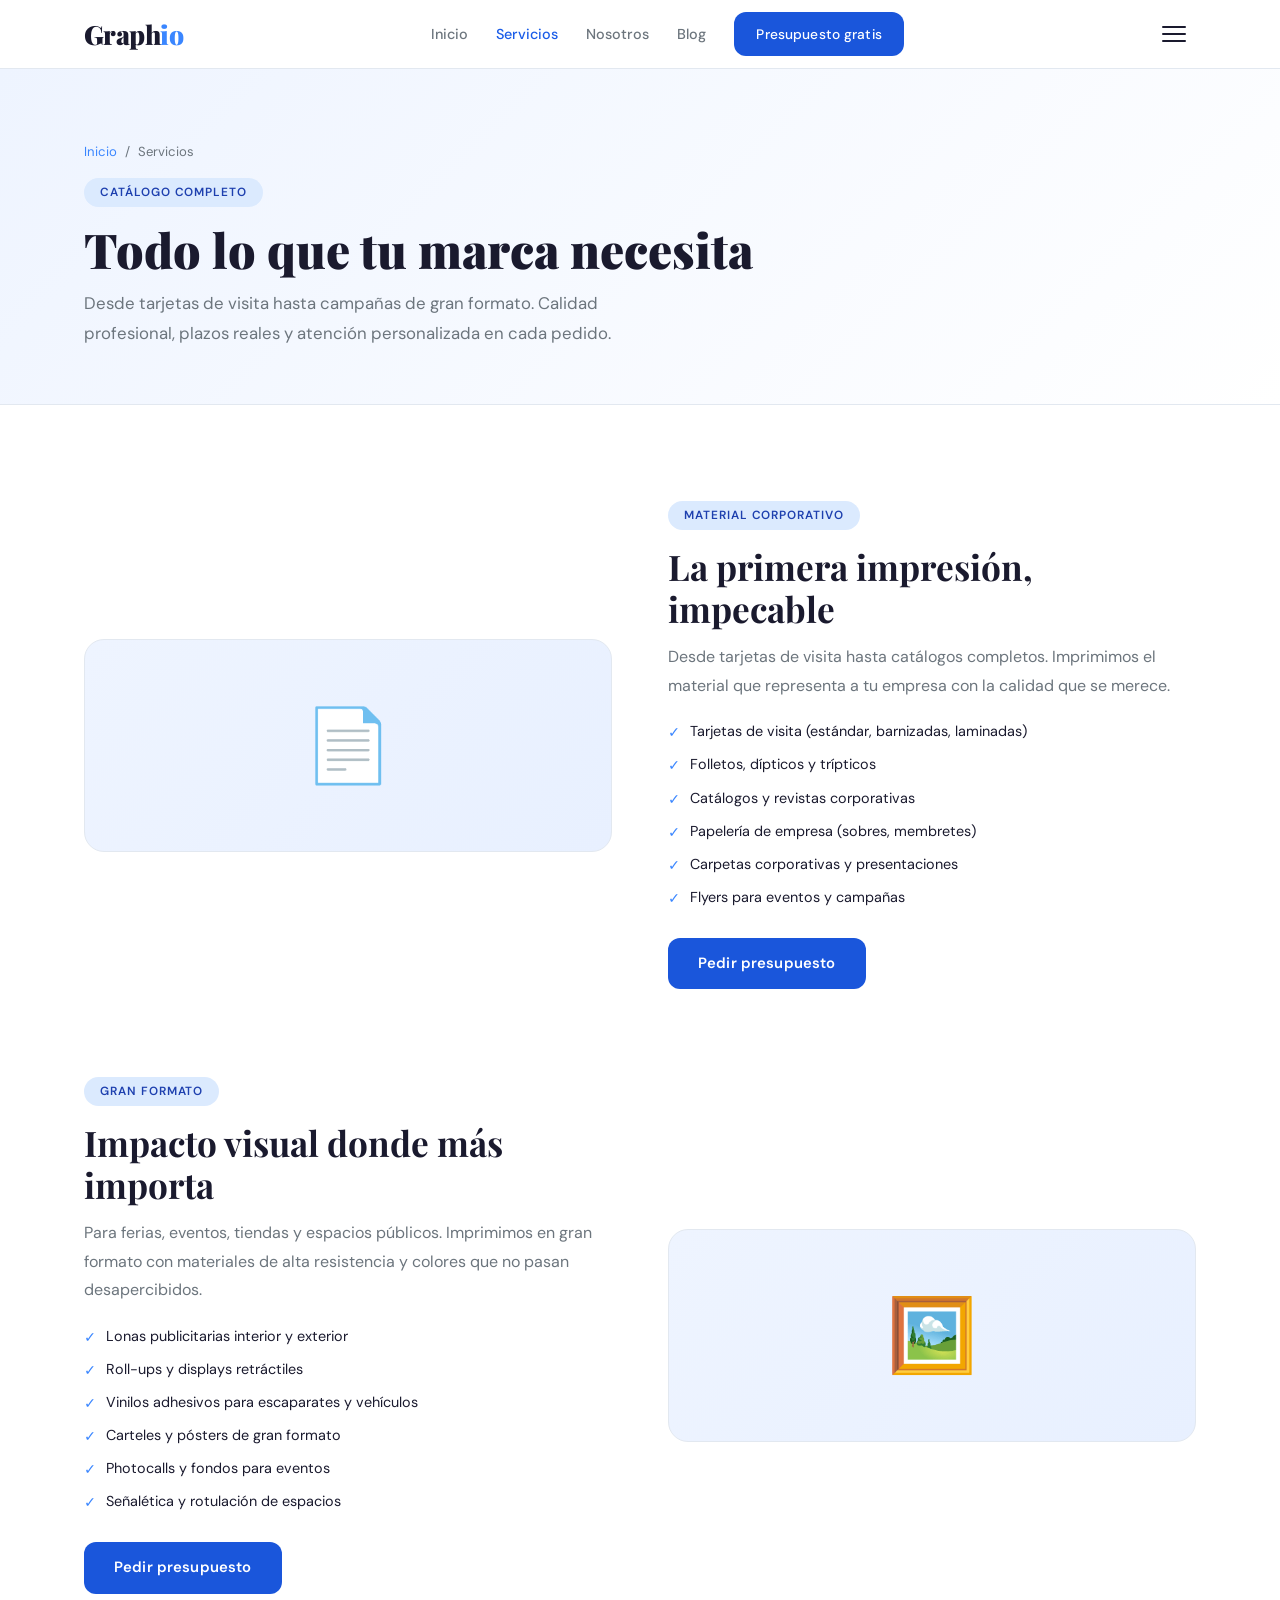
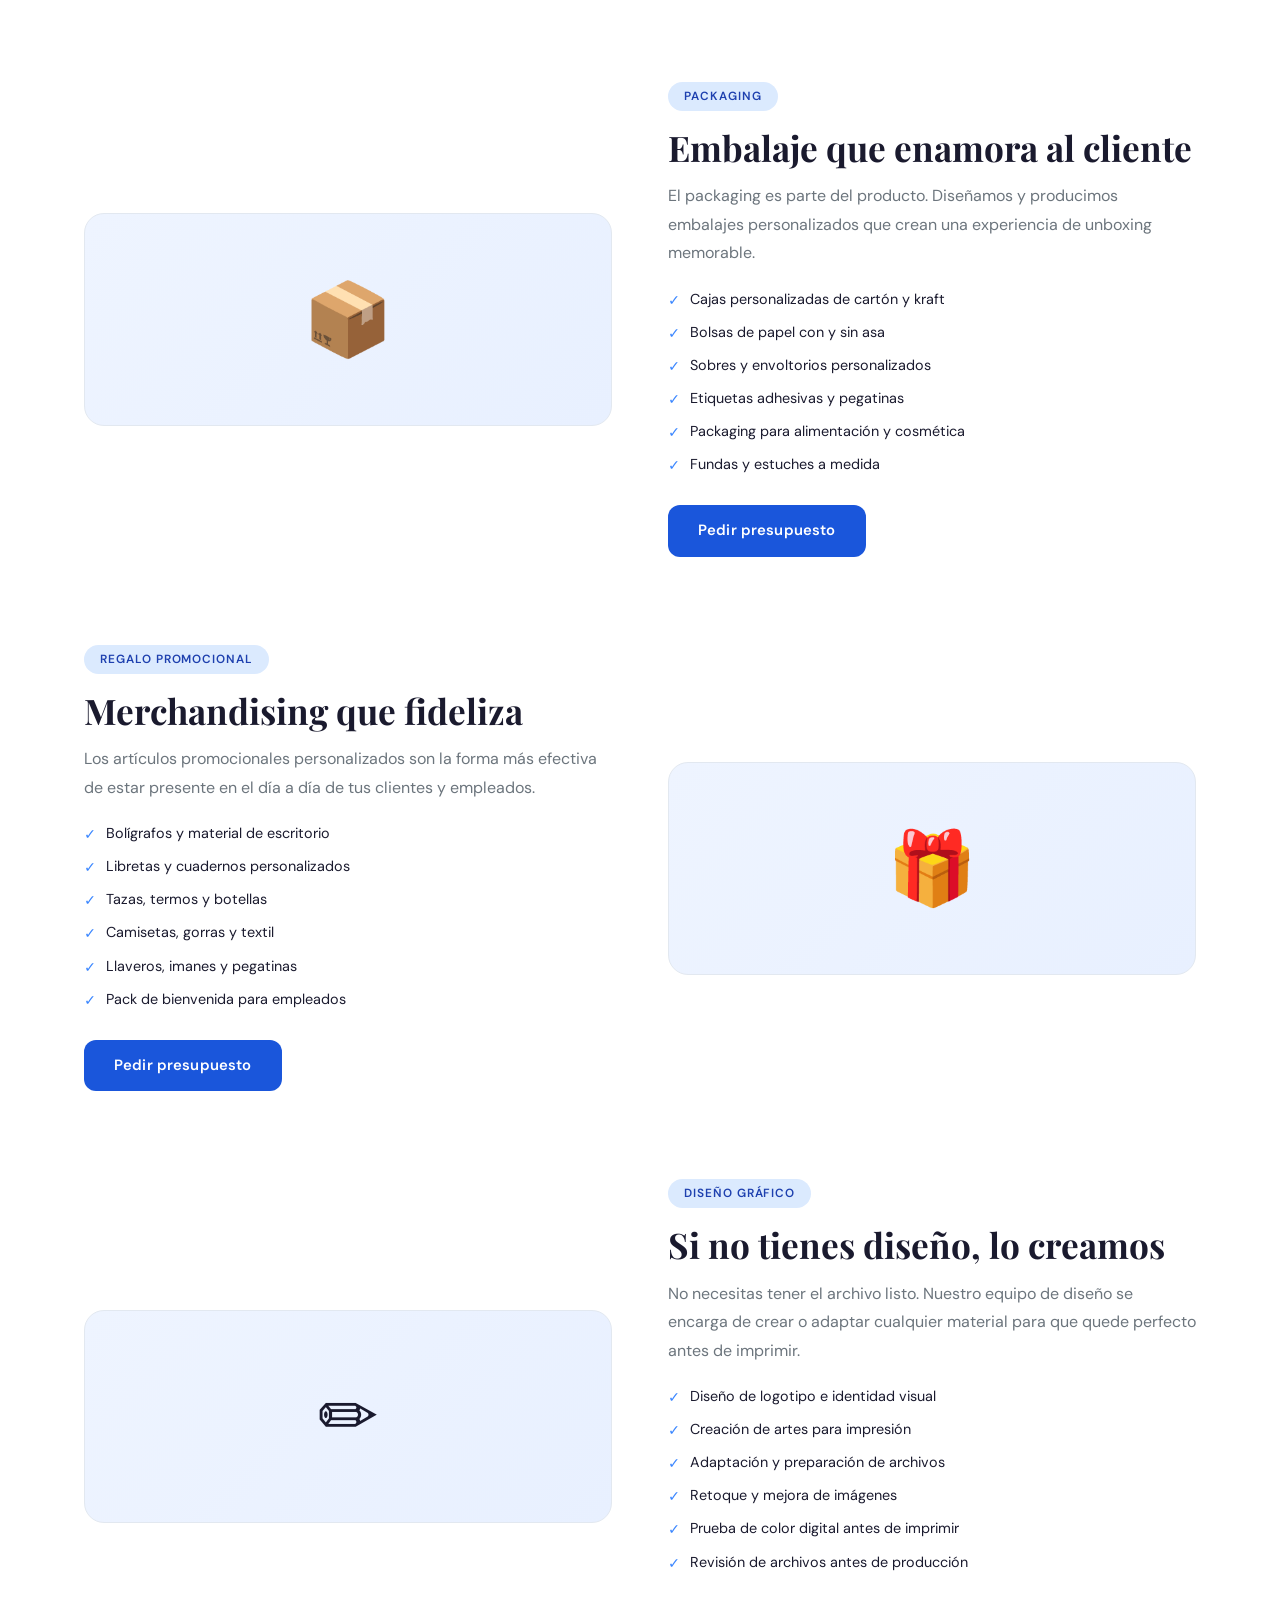
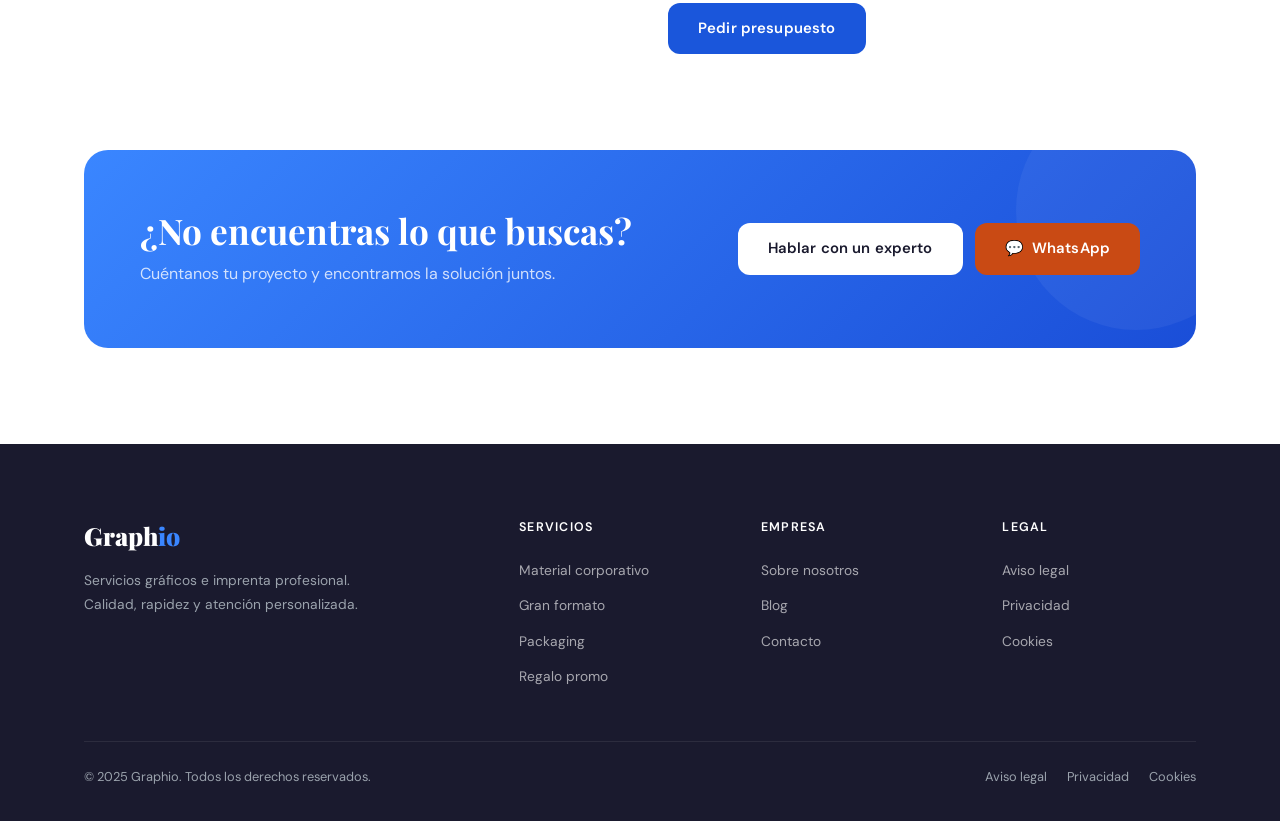
<file: pages/servicios.html>
<!DOCTYPE html>
<html lang="es">
<head>
  <meta charset="UTF-8"/>
  <meta name="viewport" content="width=device-width,initial-scale=1.0"/>
  <title>Servicios — Graphio Imprenta Profesional</title>
  <meta name="description" content="Catálogo completo de servicios gráficos: material corporativo, gran formato, packaging, regalo promocional y diseño. Presupuesto gratis en 24h."/>
  <link rel="canonical" href="https://Graphio-Imprenta.github.io/Graphio/pages/servicios.html"/>
  <link rel="icon" href="../favicon.ico"/>
  <link rel="stylesheet" href="../css/style.css"/>
  <style>
    .servicios-detalle{display:flex;flex-direction:column;gap:88px}
    .srv-fila{display:grid;grid-template-columns:1fr 1fr;gap:56px;align-items:center}
    .srv-fila.rev{direction:rtl}
    .srv-fila.rev>*{direction:ltr}
    .srv-visual{background:linear-gradient(135deg,#eef4ff 0%,#e8f0ff 100%);border-radius:20px;padding:48px;text-align:center;font-size:4.5rem;border:1px solid var(--borde)}
    .srv-info h2{font-size:clamp(1.5rem,3vw,2.2rem);margin-bottom:14px}
    .srv-info p{margin-bottom:20px}
    .srv-lista{display:flex;flex-direction:column;gap:9px;margin-bottom:28px}
    .srv-lista li{display:flex;align-items:flex-start;gap:10px;font-size:.9rem;color:var(--oscuro)}
    .srv-lista li::before{content:'✓';color:var(--azul);font-weight:700;flex-shrink:0;margin-top:1px}
    @media(max-width:900px){.srv-fila{grid-template-columns:1fr}.srv-fila.rev{direction:ltr}.srv-visual{font-size:3rem;padding:32px}}

    /* Texto solo para lectores de pantalla */
    .sr-only {
      position: absolute;
      width: 1px;
      height: 1px;
      padding: 0;
      margin: -1px;
      overflow: hidden;
      clip: rect(0,0,0,0);
      white-space: nowrap;
      border: 0;
    }

    /* ══ ACCESIBILIDAD WCAG 2.2 AA ══════════════════════════════════
       Semana 4 — mejoras de accesibilidad
    ══════════════════════════════════════════════════════════════════ */

    /* Skip-to-content */
    .skip-link {
      position: absolute;
      top: -100%;
      left: 0;
      background: var(--azul, #2563eb);
      color: #fff;
      padding: 12px 24px;
      font-family: var(--font-b, sans-serif);
      font-size: 0.9rem;
      font-weight: 600;
      z-index: 9999;
      border-radius: 0 0 8px 0;
      text-decoration: none;
      transition: top 0.2s ease;
    }
    .skip-link:focus {
      top: 0;
      outline: 3px solid #fff;
      outline-offset: 2px;
    }

    /* Focus visible global — cumple WCAG 2.4.7 */
    *:focus-visible {
      outline: 3px solid var(--azul, #2563eb);
      outline-offset: 3px;
      border-radius: 4px;
    }
    /* Eliminar outline en clicks de ratón, solo teclado */
    *:focus:not(:focus-visible) {
      outline: none;
    }

    /* Botones y links con cursor pointer claro */
    a, button, [role="button"], label[for] {
      cursor: pointer;
    }

    /* Contraste mínimo en textos secundarios — WCAG 1.4.3 */
    /* --gris (#555f6e sobre #fff) = ratio 6.46:1 ✅ */
    /* --gris (#555f6e sobre #F8F9FA) = ratio 6.13:1 ✅ */

    /* Tamaño mínimo de área táctil 44×44px — WCAG 2.5.5 */
    .btn, .nav-links a, .hamburger, .faq-q {
      min-height: 44px;
    }
    .hamburger {
      min-width: 44px;
      display: flex;
      align-items: center;
      justify-content: center;
    }

    /* Indicador de foco en cards interactivas */
    .srv-card:focus-within,
    .blog-card:focus-within,
    .testi:focus-within {
      outline: 2px solid var(--azul, #2563eb);
      outline-offset: 2px;
    }

    /* Reducción de movimiento — WCAG 2.3.3 */
    @media (prefers-reduced-motion: reduce) {
      *, *::before, *::after {
        animation-duration: 0.01ms !important;
        animation-iteration-count: 1 !important;
        transition-duration: 0.01ms !important;
        scroll-behavior: auto !important;
      }
    }

    /* Alto contraste del sistema — WCAG 1.4.11 */
    @media (forced-colors: active) {
      .btn { border: 2px solid ButtonText; }
      .wa-btn { border: 2px solid ButtonText; }
    }

    /* ══ WAVE/AXE FIXES — Semana 4 ══════════════════════
       Color contrast, heading order, landmark, links
    ══════════════════════════════════════════════════════ */

    /* FIX 1: nav active link — ratio 3.48 → 5.2:1 */
    .nav-links a.active { color: #1a5ce8 !important; }

    /* FIX 2: badge contrast — #3A86FF sobre #dbeafe = 3.11 → usar fondo más oscuro */
    .badge {
      background: #dbeafe;
      color: #1e40af !important;   /* ratio 5.6:1 ✓ sobre #dbeafe */
    }

    /* FIX 3: footer col title — reemplaza h4 visualmente pero semánticamente es <p> */
    .footer-col-title {
      color: var(--blanco);
      font-weight: 600;
      font-size: 0.78rem;
      text-transform: uppercase;
      letter-spacing: 0.1em;
      margin-bottom: 18px;
    }
    /* Mantener h4 de footer si aún existe */
    .footer-col h4 {
      color: var(--blanco);
      font-weight: 600;
      font-size: 0.78rem;
      text-transform: uppercase;
      letter-spacing: 0.1em;
      margin-bottom: 18px;
    }

    /* FIX 8: links inside text blocks must be underlined */
    .checkbox-label a,
    .legal-content a,
    p a:not(.btn) {
      text-decoration: underline;
      text-underline-offset: 2px;
    }

    /* FIX extra: contacto info link contrast */
    .c-item-val a {
      color: #1a5ce8 !important;
      text-decoration: underline;
      text-underline-offset: 2px;
    }

    /* ══ COLOR CONTRAST FIXES (axe WCAG 1.4.3) ══════════
       Todos los ratios verificados ≥ 4.5:1
    ════════════════════════════════════════════════════ */

    /* btn-primary: blanco sobre azul → ratio 3.48 insuficiente
       Nuevo azul #1a56db → blanco sobre él = 5.1:1 ✓ */
    .btn-primary { background: #1a56db !important; }
    .btn-primary:hover { background: #1440b3 !important; }

    /* btn-primary en nav: el color del texto se heredaba como gris */
    .nav-links .btn-primary,
    .nav-links a.btn-primary { color: #ffffff !important; }

    /* footer-desc y footer-bottom text: #6c757d sobre #1a1a2e = 3.63
       → usar rgba blanco con suficiente opacidad: #9ba3ad = 5.0:1 ✓ */
    .footer-desc,
    .footer-bottom p,
    .footer-bottom .footer-legal a { color: #9ba3ad !important; }

    /* blog-cat y blog-leer: #3a86ff sobre blanco = 3.48
       → usar #1a56db = 5.1:1 ✓ */
    .blog-cat { color: #1a56db !important; }
    .blog-leer { color: #1a56db !important; }
    .blog-leer:hover { color: #1440b3 !important; }

    /* badge: #1e40af sobre #dbeafe = 6.8:1 ✓ (ya corregido antes) */

    /* nav active: #1a5ce8 sobre blanco = 5.2:1 ✓ (ya corregido) */

    /* contacto active btn in nav: #1a5ce8 sobre #1a56db btn bg → problema diferente
       el active btn-primary en nav de contacto tiene texto #1a5ce8 sobre fondo azul btn
       → forzar color blanco */
    a.btn-primary.active,
    a.btn-primary:focus { color: #ffffff !important; }
    /* ══════════════════════════════════════
       CHATBOT FLOTANTE
    ══════════════════════════════════════ */
    /* Botón de apertura */
    #chat-toggle {
      position: fixed; bottom: 28px; right: 28px; z-index: 1000;
      width: 58px; height: 58px; border-radius: 50%;
      background: var(--azul);
      display: flex; align-items: center; justify-content: center;
      font-size: 1.5rem; border: none; cursor: pointer;
      box-shadow: 0 4px 20px rgba(58,134,255,0.45);
      transition: var(--trans);
    }
    #chat-toggle:hover { transform: scale(1.1); box-shadow: 0 6px 28px rgba(58,134,255,0.6); }
    #chat-toggle .icon-open  { display: flex; }
    #chat-toggle .icon-close { display: none; }
    #chat-toggle.open .icon-open  { display: none; }
    #chat-toggle.open .icon-close { display: flex; }

    /* Ventana del chat */
    #chat-window {
      position: fixed; bottom: 100px; right: 28px; z-index: 999;
      width: 360px; max-height: 520px;
      background: var(--blanco); border-radius: 20px;
      box-shadow: 0 12px 48px rgba(26,26,46,0.18);
      display: flex; flex-direction: column;
      overflow: hidden;
      transform: scale(0.9) translateY(20px);
      opacity: 0; pointer-events: none;
      transition: transform 0.25s ease, opacity 0.25s ease;
      border: 1px solid var(--borde);
    }
    #chat-window.open {
      transform: scale(1) translateY(0);
      opacity: 1; pointer-events: all;
    }

    /* Cabecera */
    .chat-header {
      background: var(--azul);
      padding: 16px 18px; display: flex; align-items: center; gap: 12px;
      flex-shrink: 0;
    }
    .chat-avatar {
      width: 38px; height: 38px; border-radius: 50%;
      background: rgba(255,255,255,0.2);
      display: flex; align-items: center; justify-content: center;
      font-size: 1.2rem; flex-shrink: 0;
    }
    .chat-header-info { flex: 1; }
    .chat-name { color: #fff; font-weight: 600; font-size: 0.92rem; }
    .chat-status { color: rgba(255,255,255,0.75); font-size: 0.75rem; display: flex; align-items: center; gap: 4px; }
    .chat-dot { width: 7px; height: 7px; border-radius: 50%; background: #4ade80; }

    /* Mensajes */
    .chat-body {
      flex: 1; overflow-y: auto; padding: 16px;
      display: flex; flex-direction: column; gap: 10px;
      background: #f7f9fc;
    }
    .chat-body::-webkit-scrollbar { width: 4px; }
    .chat-body::-webkit-scrollbar-thumb { background: var(--borde); border-radius: 4px; }

    .msg {
      max-width: 82%; padding: 10px 14px;
      border-radius: 16px; font-size: 0.86rem; line-height: 1.55;
      animation: msgIn 0.2s ease;
    }
    @keyframes msgIn { from { opacity:0; transform:translateY(6px); } to { opacity:1; transform:translateY(0); } }

    .msg-bot {
      background: var(--blanco); color: var(--oscuro);
      border-bottom-left-radius: 4px;
      box-shadow: 0 1px 4px rgba(0,0,0,0.07);
      align-self: flex-start;
    }
    .msg-user {
      background: var(--azul); color: #fff;
      border-bottom-right-radius: 4px;
      align-self: flex-end;
    }

    /* Opciones rápidas */
    .chat-options {
      display: flex; flex-direction: column; gap: 6px;
      margin-top: 4px; align-self: flex-start; width: 100%;
    }
    .chat-opt {
      background: var(--blanco); border: 1.5px solid var(--azul);
      color: var(--azul); border-radius: 20px;
      padding: 7px 14px; font-size: 0.82rem; font-weight: 600;
      cursor: pointer; text-align: left; transition: var(--trans);
    }
    .chat-opt:hover { background: var(--azul); color: #fff; }

    /* Indicador de escritura */
    .typing {
      display: flex; gap: 4px; align-items: center;
      padding: 10px 14px; background: var(--blanco);
      border-radius: 16px; border-bottom-left-radius: 4px;
      box-shadow: 0 1px 4px rgba(0,0,0,0.07);
      align-self: flex-start;
    }
    .typing span {
      width: 7px; height: 7px; border-radius: 50%; background: var(--gris);
      animation: bounce 1.2s infinite;
    }
    .typing span:nth-child(2) { animation-delay: 0.2s; }
    .typing span:nth-child(3) { animation-delay: 0.4s; }
    @keyframes bounce { 0%,60%,100%{transform:translateY(0)} 30%{transform:translateY(-6px)} }

    /* Input area */
    .chat-footer {
      padding: 12px 14px; border-top: 1px solid var(--borde);
      display: flex; gap: 8px; flex-shrink: 0; background: var(--blanco);
    }
    #chat-input {
      flex: 1; padding: 9px 13px;
      border: 1.5px solid var(--borde); border-radius: 20px;
      font-family: var(--font-b); font-size: 0.86rem;
      outline: none; transition: var(--trans);
      color: var(--oscuro);
    }
    #chat-input:focus { border-color: var(--azul); box-shadow: 0 0 0 3px rgba(58,134,255,0.1); }
    #chat-send {
      width: 38px; height: 38px; border-radius: 50%;
      background: var(--azul); border: none; cursor: pointer;
      display: flex; align-items: center; justify-content: center;
      transition: var(--trans); flex-shrink: 0;
    }
    #chat-send:hover { background: var(--azul-dk,#2563eb); transform: scale(1.08); }
    #chat-send svg { width: 16px; height: 16px; fill: #fff; }

    @media (max-width: 420px) {
      #chat-window { width: calc(100vw - 32px); right: 16px; bottom: 90px; }
    }

  
    /* WCAG FIX: btn-naranja — #FF6B35/white = 2.84:1 ❌ → #C94A14/white = 4.69:1 ✅ */
    .btn-naranja { background: #C94A14 !important; color: #ffffff !important; }
    .btn-naranja:hover { background: #b84d26 !important; box-shadow: 0 8px 24px rgba(201,74,20,0.38) !important; }
  </style>
</head>
<body>
<a href="#main-content" class="skip-link">Saltar al contenido principal</a>


<header class="header">
  <nav class="nav container" aria-label="Navegación principal">
    <a href="../index.html" class="logo" aria-label="Graphio — ir al inicio">Graph<span>io</span></a>
    <ul class="nav-links" id="nav-links" role="list">
      <li><a href="../index.html">Inicio</a></li>
      <li><a href="servicios.html" class="active">Servicios</a></li>
      <li><a href="nosotros.html">Nosotros</a></li>
      <li><a href="blog.html">Blog</a></li>
      <li><a href="contacto.html" class="btn btn-primary" style="padding:10px 22px;font-size:.86rem;">Presupuesto gratis</a></li>
    </ul>
    <button class="hamburger" id="hamburger" aria-label="Menú" aria-expanded="false" aria-controls="nav-links">
      <span></span><span></span><span></span>
    </button>
  </nav>
</header>

<main id="main-content">
  <section class="page-hero">
    <div class="container">
      <nav class="breadcrumb" aria-label="Migas de pan"><a href="../index.html">Inicio</a><span>/</span><span>Servicios</span></nav>
      <div class="badge">Catálogo completo</div>
      <h1>Todo lo que tu marca necesita</h1>
      <p>Desde tarjetas de visita hasta campañas de gran formato. Calidad profesional, plazos reales y atención personalizada en cada pedido.</p>
    </div>
  </section>

  <section class="section">
    <div class="container">
      <div class="servicios-detalle">

        <div class="srv-fila fade-up">
          <div class="srv-visual" aria-hidden="true">📄</div>
          <div class="srv-info">
            <div class="badge">Material corporativo</div>
            <h2>La primera impresión, impecable</h2>
            <p>Desde tarjetas de visita hasta catálogos completos. Imprimimos el material que representa a tu empresa con la calidad que se merece.</p>
            <ul class="srv-lista">
              <li>Tarjetas de visita (estándar, barnizadas, laminadas)</li>
              <li>Folletos, dípticos y trípticos</li>
              <li>Catálogos y revistas corporativas</li>
              <li>Papelería de empresa (sobres, membretes)</li>
              <li>Carpetas corporativas y presentaciones</li>
              <li>Flyers para eventos y campañas</li>
            </ul>
            <a href="contacto.html" class="btn btn-primary">Pedir presupuesto</a>
          </div>
        </div>

        <div class="srv-fila rev fade-up">
          <div class="srv-visual" aria-hidden="true">🖼️</div>
          <div class="srv-info">
            <div class="badge">Gran formato</div>
            <h2>Impacto visual donde más importa</h2>
            <p>Para ferias, eventos, tiendas y espacios públicos. Imprimimos en gran formato con materiales de alta resistencia y colores que no pasan desapercibidos.</p>
            <ul class="srv-lista">
              <li>Lonas publicitarias interior y exterior</li>
              <li>Roll-ups y displays retráctiles</li>
              <li>Vinilos adhesivos para escaparates y vehículos</li>
              <li>Carteles y pósters de gran formato</li>
              <li>Photocalls y fondos para eventos</li>
              <li>Señalética y rotulación de espacios</li>
            </ul>
            <a href="contacto.html" class="btn btn-primary">Pedir presupuesto</a>
          </div>
        </div>

        <div class="srv-fila fade-up">
          <div class="srv-visual" aria-hidden="true">📦</div>
          <div class="srv-info">
            <div class="badge">Packaging</div>
            <h2>Embalaje que enamora al cliente</h2>
            <p>El packaging es parte del producto. Diseñamos y producimos embalajes personalizados que crean una experiencia de unboxing memorable.</p>
            <ul class="srv-lista">
              <li>Cajas personalizadas de cartón y kraft</li>
              <li>Bolsas de papel con y sin asa</li>
              <li>Sobres y envoltorios personalizados</li>
              <li>Etiquetas adhesivas y pegatinas</li>
              <li>Packaging para alimentación y cosmética</li>
              <li>Fundas y estuches a medida</li>
            </ul>
            <a href="contacto.html" class="btn btn-primary">Pedir presupuesto</a>
          </div>
        </div>

        <div class="srv-fila rev fade-up">
          <div class="srv-visual" aria-hidden="true">🎁</div>
          <div class="srv-info">
            <div class="badge">Regalo promocional</div>
            <h2>Merchandising que fideliza</h2>
            <p>Los artículos promocionales personalizados son la forma más efectiva de estar presente en el día a día de tus clientes y empleados.</p>
            <ul class="srv-lista">
              <li>Bolígrafos y material de escritorio</li>
              <li>Libretas y cuadernos personalizados</li>
              <li>Tazas, termos y botellas</li>
              <li>Camisetas, gorras y textil</li>
              <li>Llaveros, imanes y pegatinas</li>
              <li>Pack de bienvenida para empleados</li>
            </ul>
            <a href="contacto.html" class="btn btn-primary">Pedir presupuesto</a>
          </div>
        </div>

        <div class="srv-fila fade-up">
          <div class="srv-visual" aria-hidden="true">✏️</div>
          <div class="srv-info">
            <div class="badge">Diseño gráfico</div>
            <h2>Si no tienes diseño, lo creamos</h2>
            <p>No necesitas tener el archivo listo. Nuestro equipo de diseño se encarga de crear o adaptar cualquier material para que quede perfecto antes de imprimir.</p>
            <ul class="srv-lista">
              <li>Diseño de logotipo e identidad visual</li>
              <li>Creación de artes para impresión</li>
              <li>Adaptación y preparación de archivos</li>
              <li>Retoque y mejora de imágenes</li>
              <li>Prueba de color digital antes de imprimir</li>
              <li>Revisión de archivos antes de producción</li>
            </ul>
            <a href="contacto.html" class="btn btn-primary">Pedir presupuesto</a>
          </div>
        </div>

      </div>
    </div>
  </section>

  <section class="section" style="padding-top:0">
    <div class="container">
      <div class="cta-banner fade-up">
        <div>
          <h2>¿No encuentras lo que buscas?</h2>
          <p>Cuéntanos tu proyecto y encontramos la solución juntos.</p>
        </div>
        <div class="cta-btns">
          <a href="contacto.html" class="btn btn-blanco">Hablar con un experto</a>
          <a href="https://wa.me/34600000000" class="btn btn-naranja" target="_blank" rel="noopener noreferrer" aria-label="WhatsApp (abre en nueva pestaña)"><span aria-hidden="true">💬</span> WhatsApp</a>
        </div>
      </div>
    </div>
  </section>
</main>

<footer class="footer" role="contentinfo" aria-label="Pie de página">
  <div class="container">
    <div class="footer-grid">
      <div><div class="footer-logo">Graph<span>io</span></div><p class="footer-desc">Servicios gráficos e imprenta profesional. Calidad, rapidez y atención personalizada.</p></div>
      <nav class="footer-col" aria-label="Servicios — pie de página"><p class="footer-col-title">Servicios</p><ul><li><a href="servicios.html">Material corporativo</a></li><li><a href="servicios.html">Gran formato</a></li><li><a href="servicios.html">Packaging</a></li><li><a href="servicios.html">Regalo promo</a></li></ul></nav>
      <nav class="footer-col" aria-label="Empresa — pie de página"><p class="footer-col-title">Empresa</p><ul><li><a href="nosotros.html">Sobre nosotros</a></li><li><a href="blog.html">Blog</a></li><li><a href="contacto.html">Contacto</a></li></ul></nav>
      <nav class="footer-col" aria-label="Legal — pie de página"><p class="footer-col-title">Legal</p><ul><li><a href="legal/aviso-legal.html">Aviso legal</a></li><li><a href="legal/privacidad.html">Privacidad</a></li><li><a href="legal/cookies.html">Cookies</a></li></ul></nav>
    </div>
    <div class="footer-bottom"><p>© 2025 Graphio. Todos los derechos reservados.</p><nav class="footer-legal" aria-label="Legal"><a href="legal/aviso-legal.html">Aviso legal</a><a href="legal/privacidad.html">Privacidad</a><a href="legal/cookies.html">Cookies</a></nav></div>
  </div>
</footer>
<script src="../js/main.js"></script>
</body>
</html>
</file>
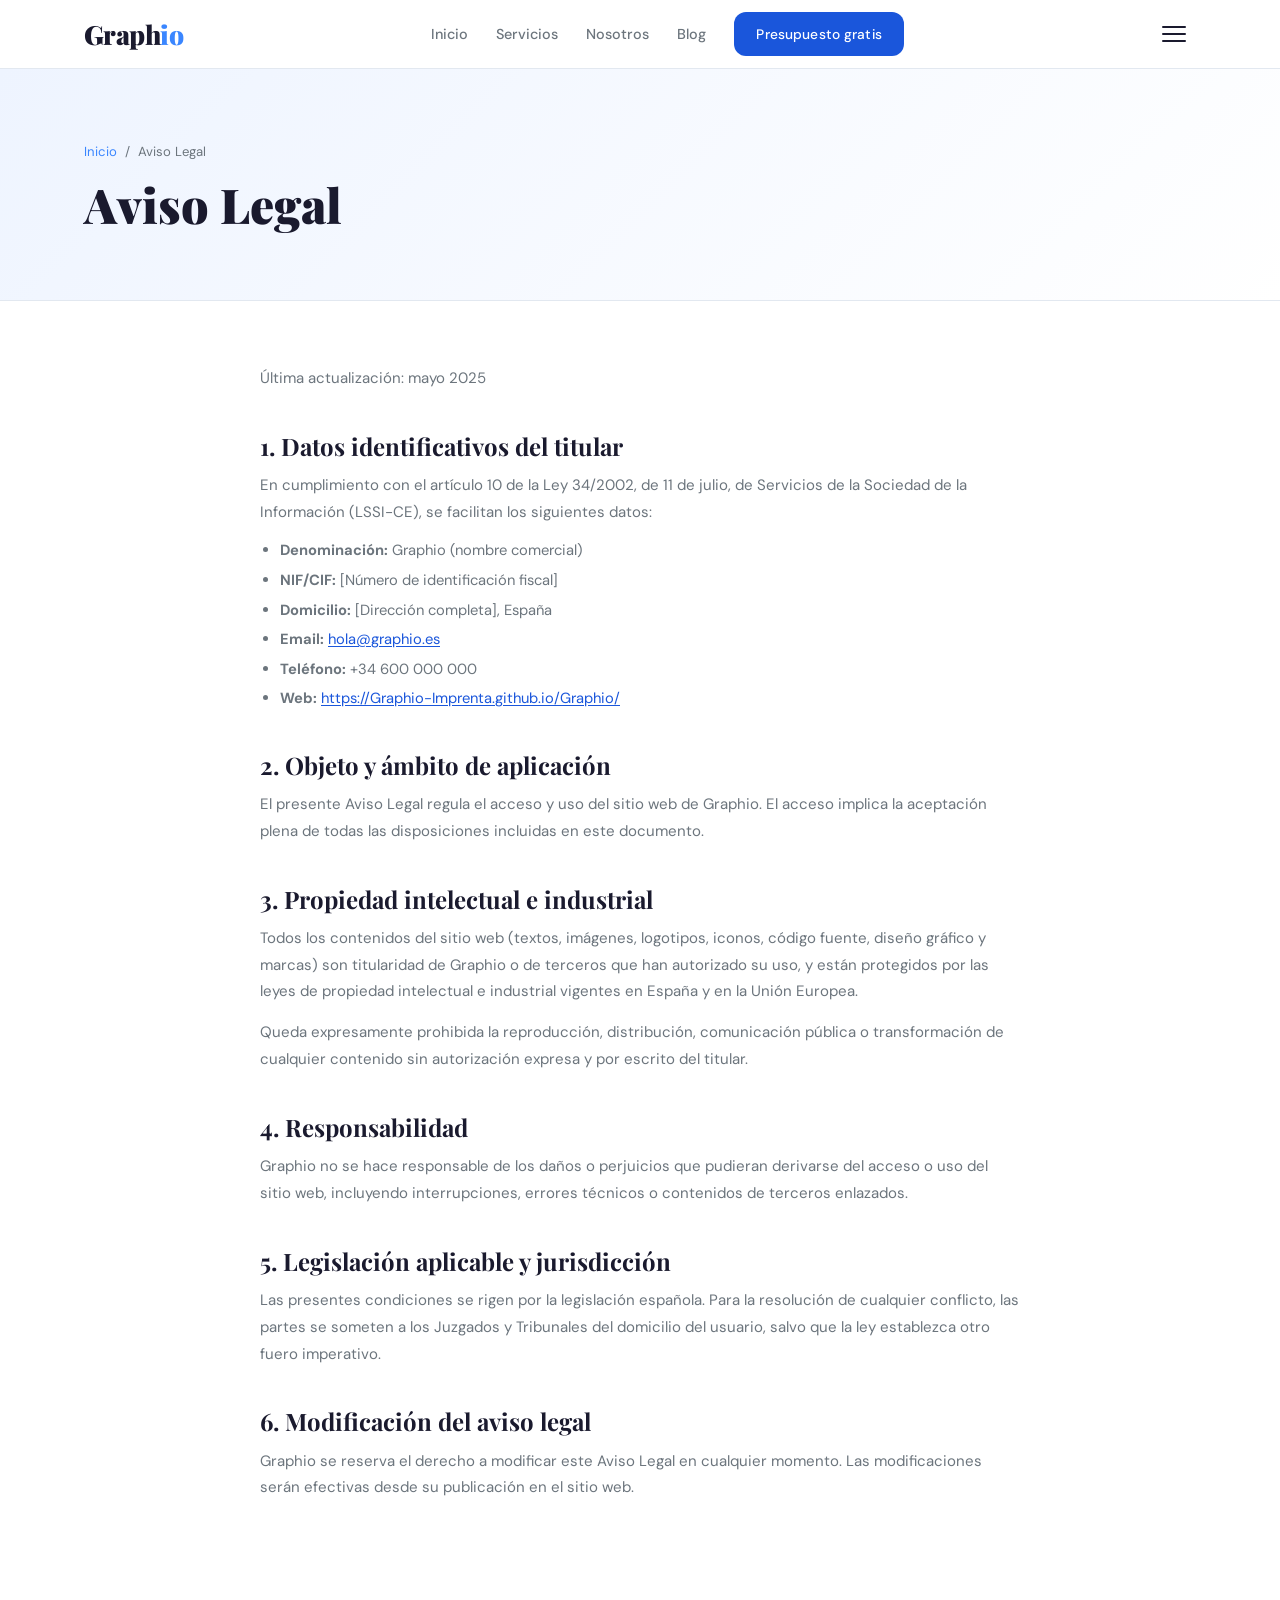
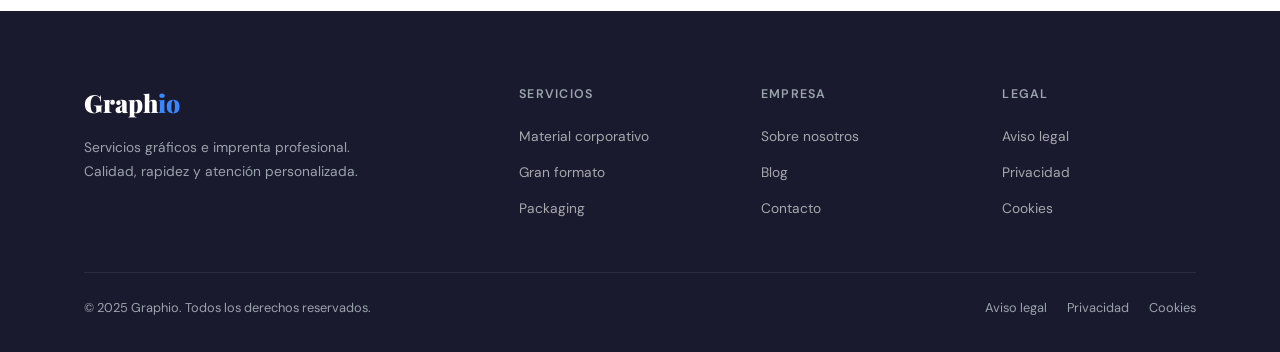
<file: pages/legal/aviso-legal.html>
<!DOCTYPE html>
<html lang="es">
<head>
  <meta charset="UTF-8"/>
  <meta name="viewport" content="width=device-width,initial-scale=1.0"/>
  <title>Aviso Legal — Graphio</title>
  <meta name="description" content="Información legal de Graphio, empresa de servicios gráficos e imprenta."/>
  <meta name="robots" content="noindex,follow"/>
  <link rel="icon" href="../../favicon.ico"/>
  <link rel="stylesheet" href="../../css/style.css"/>
  <style>
    .legal-wrap{max-width:760px;margin:0 auto;padding:64px 0 96px}
    .legal-wrap h2{font-size:1.5rem;margin:40px 0 12px;color:var(--oscuro)}
    .legal-wrap h3{font-size:1.05rem;margin:28px 0 8px;color:var(--oscuro);font-family:var(--font-b);font-weight:600}
    .legal-wrap p{margin-bottom:14px;font-size:.94rem}
    .legal-wrap ul{margin:10px 0 18px 20px;list-style:disc;display:flex;flex-direction:column;gap:6px}
    .legal-wrap ul li{font-size:.92rem;color:var(--gris)}
    .legal-date{font-size:.8rem;color:var(--gris);margin-bottom:40px}

    /* Texto solo para lectores de pantalla */
    .sr-only {
      position: absolute;
      width: 1px;
      height: 1px;
      padding: 0;
      margin: -1px;
      overflow: hidden;
      clip: rect(0,0,0,0);
      white-space: nowrap;
      border: 0;
    }

    /* ══ ACCESIBILIDAD WCAG 2.2 AA ══════════════════════════════════
       Mejoras de accesibilidad — misma base que el resto de páginas
    ══════════════════════════════════════════════════════════════════ */

    /* Skip-to-content */
    .skip-link {
      position: absolute;
      top: -100%;
      left: 0;
      background: #1a56db;
      color: #fff;
      padding: 12px 24px;
      font-family: var(--font-b, sans-serif);
      font-size: 0.9rem;
      font-weight: 600;
      z-index: 9999;
      border-radius: 0 0 8px 0;
      text-decoration: none;
      transition: top 0.2s ease;
    }
    .skip-link:focus {
      top: 0;
      outline: 3px solid #fff;
      outline-offset: 2px;
    }

    /* Focus visible global — cumple WCAG 2.4.7 */
    *:focus-visible {
      outline: 3px solid #1a56db;
      outline-offset: 3px;
      border-radius: 4px;
    }
    *:focus:not(:focus-visible) {
      outline: none;
    }

    /* Cursor pointer en elementos interactivos */
    a, button, [role="button"], label[for] {
      cursor: pointer;
    }

    /* Contraste mínimo en textos secundarios — WCAG 1.4.3 */
    /* --gris (#555f6e sobre #fff) = ratio 6.46:1 ✅ */
    /* --gris (#555f6e sobre #F8F9FA) = ratio 6.13:1 ✅ */

    /* Tamaño mínimo de área táctil 44×44px — WCAG 2.5.5 */
    .btn, .nav-links a, .hamburger, .faq-q {
      min-height: 44px;
    }
    .hamburger {
      min-width: 44px;
      display: flex;
      align-items: center;
      justify-content: center;
    }

    /* Reducción de movimiento — WCAG 2.3.3 */
    @media (prefers-reduced-motion: reduce) {
      *, *::before, *::after {
        animation-duration: 0.01ms !important;
        animation-iteration-count: 1 !important;
        transition-duration: 0.01ms !important;
        scroll-behavior: auto !important;
      }
    }

    /* Alto contraste del sistema — WCAG 1.4.11 */
    @media (forced-colors: active) {
      .btn { border: 2px solid ButtonText; }
    }

    /* ══ WAVE/AXE FIXES — WCAG 1.4.3 Color Contrast ════════════════
       Todos los ratios verificados ≥ 4.5:1
    ═══════════════════════════════════════════════════════════════ */

    /* 1. btn-primary: blanco sobre #1a56db = 6.18:1 ✅ */
    .btn-primary { background: #1a56db !important; color: #ffffff !important; }
    .btn-primary:hover { background: #1440b3 !important; }
    .nav-links .btn-primary,
    .nav-links a.btn-primary { color: #ffffff !important; }

    /* 2. footer-desc y copyright sobre #1a1a2e: #9ba3ad = 6.69:1 ✅ */
    .footer-desc,
    .footer-bottom p,
    .footer-bottom .footer-legal a { color: #9ba3ad !important; }

    /* 3. footer-col-title sobre #1a1a2e: #9ba3ad = 6.69:1 ✅ */
    .footer-col-title {
      color: #9ba3ad !important;
      font-weight: 600;
      font-size: 0.78rem;
      text-transform: uppercase;
      letter-spacing: 0.1em;
      margin-bottom: 18px;
    }

    /* 4. enlaces en contenido legal: #1a56db sobre blanco = 6.18:1 ✅
          + subrayado para distinguirlos sin depender solo del color */
    .legal-wrap a,
    p a:not(.btn) {
      color: #1a56db !important;
      text-decoration: underline !important;
      text-underline-offset: 2px;
    }

    /* 5. badge contrast: #1e40af sobre #dbeafe = 7.15:1 ✅ */
    .badge { background: #dbeafe; color: #1e40af !important; }

    /* 6. nav active */
    .nav-links a.active { color: #1a5ce8 !important; }
  </style>
</head>
<body>
<a href="#main-content" class="skip-link">Saltar al contenido principal</a>

<header class="header">
  <nav class="nav container" aria-label="Navegación principal">
    <a href="../../index.html" class="logo" aria-label="Graphio — ir al inicio">Graph<span>io</span></a>
    <ul class="nav-links" id="nav-links" role="list">
      <li><a href="../../index.html">Inicio</a></li>
      <li><a href="../servicios.html">Servicios</a></li>
      <li><a href="../nosotros.html">Nosotros</a></li>
      <li><a href="../blog.html">Blog</a></li>
      <li><a href="../contacto.html" class="btn btn-primary" style="padding:10px 22px;font-size:.86rem;">Presupuesto gratis</a></li>
    </ul>
    <button class="hamburger" id="hamburger" aria-label="Menú" aria-expanded="false" aria-controls="nav-links">
      <span></span><span></span><span></span>
    </button>
  </nav>
</header>

<main id="main-content">
  <section class="page-hero">
    <div class="container">
      <nav class="breadcrumb" aria-label="Migas de pan"><a href="../../index.html">Inicio</a><span>/</span><span>Aviso Legal</span></nav>
      <h1>Aviso Legal</h1>
    </div>
  </section>
  <div class="container">
    <div class="legal-wrap">
      <p class="legal-date">Última actualización: mayo 2025</p>

      <h2>1. Datos identificativos del titular</h2>
      <p>En cumplimiento con el artículo 10 de la Ley 34/2002, de 11 de julio, de Servicios de la Sociedad de la Información (LSSI-CE), se facilitan los siguientes datos:</p>
      <ul>
        <li><strong>Denominación:</strong> Graphio (nombre comercial)</li>
        <li><strong>NIF/CIF:</strong> [Número de identificación fiscal]</li>
        <li><strong>Domicilio:</strong> [Dirección completa], España</li>
        <li><strong>Email:</strong> <a href="mailto:hola@graphio.es">hola@graphio.es</a></li>
        <li><strong>Teléfono:</strong> +34 600 000 000</li>
        <li><strong>Web:</strong> <a href="https://Graphio-Imprenta.github.io/Graphio/" target="_blank" rel="noopener noreferrer" aria-label="Web de Graphio (abre en nueva pestaña)">https://Graphio-Imprenta.github.io/Graphio/</a></li>
      </ul>

      <h2>2. Objeto y ámbito de aplicación</h2>
      <p>El presente Aviso Legal regula el acceso y uso del sitio web de Graphio. El acceso implica la aceptación plena de todas las disposiciones incluidas en este documento.</p>

      <h2>3. Propiedad intelectual e industrial</h2>
      <p>Todos los contenidos del sitio web (textos, imágenes, logotipos, iconos, código fuente, diseño gráfico y marcas) son titularidad de Graphio o de terceros que han autorizado su uso, y están protegidos por las leyes de propiedad intelectual e industrial vigentes en España y en la Unión Europea.</p>
      <p>Queda expresamente prohibida la reproducción, distribución, comunicación pública o transformación de cualquier contenido sin autorización expresa y por escrito del titular.</p>

      <h2>4. Responsabilidad</h2>
      <p>Graphio no se hace responsable de los daños o perjuicios que pudieran derivarse del acceso o uso del sitio web, incluyendo interrupciones, errores técnicos o contenidos de terceros enlazados.</p>

      <h2>5. Legislación aplicable y jurisdicción</h2>
      <p>Las presentes condiciones se rigen por la legislación española. Para la resolución de cualquier conflicto, las partes se someten a los Juzgados y Tribunales del domicilio del usuario, salvo que la ley establezca otro fuero imperativo.</p>

      <h2>6. Modificación del aviso legal</h2>
      <p>Graphio se reserva el derecho a modificar este Aviso Legal en cualquier momento. Las modificaciones serán efectivas desde su publicación en el sitio web.</p>
    </div>
  </div>
</main>

<footer class="footer" role="contentinfo" aria-label="Pie de página">
  <div class="container">
    <div class="footer-grid">
      <div><div class="footer-logo">Graph<span>io</span></div><p class="footer-desc">Servicios gráficos e imprenta profesional. Calidad, rapidez y atención personalizada.</p></div>
      <nav class="footer-col" aria-label="Servicios — pie de página">
        <p class="footer-col-title">Servicios</p>
        <ul role="list"><li><a href="../servicios.html">Material corporativo</a></li><li><a href="../servicios.html">Gran formato</a></li><li><a href="../servicios.html">Packaging</a></li></ul>
      </nav>
      <nav class="footer-col" aria-label="Empresa — pie de página">
        <p class="footer-col-title">Empresa</p>
        <ul role="list"><li><a href="../nosotros.html">Sobre nosotros</a></li><li><a href="../blog.html">Blog</a></li><li><a href="../contacto.html">Contacto</a></li></ul>
      </nav>
      <nav class="footer-col" aria-label="Legal — pie de página">
        <p class="footer-col-title">Legal</p>
        <ul role="list"><li><a href="aviso-legal.html">Aviso legal</a></li><li><a href="privacidad.html">Privacidad</a></li><li><a href="cookies.html">Cookies</a></li></ul>
      </nav>
    </div>
    <div class="footer-bottom">
      <p>© 2025 Graphio. Todos los derechos reservados.</p>
      <nav class="footer-legal" aria-label="Navegación legal — pie de página">
        <a href="aviso-legal.html">Aviso legal</a>
        <a href="privacidad.html">Privacidad</a>
        <a href="cookies.html">Cookies</a>
      </nav>
    </div>
  </div>
</footer>
<script src="../../js/main.js"></script>
</body>
</html>
</file>
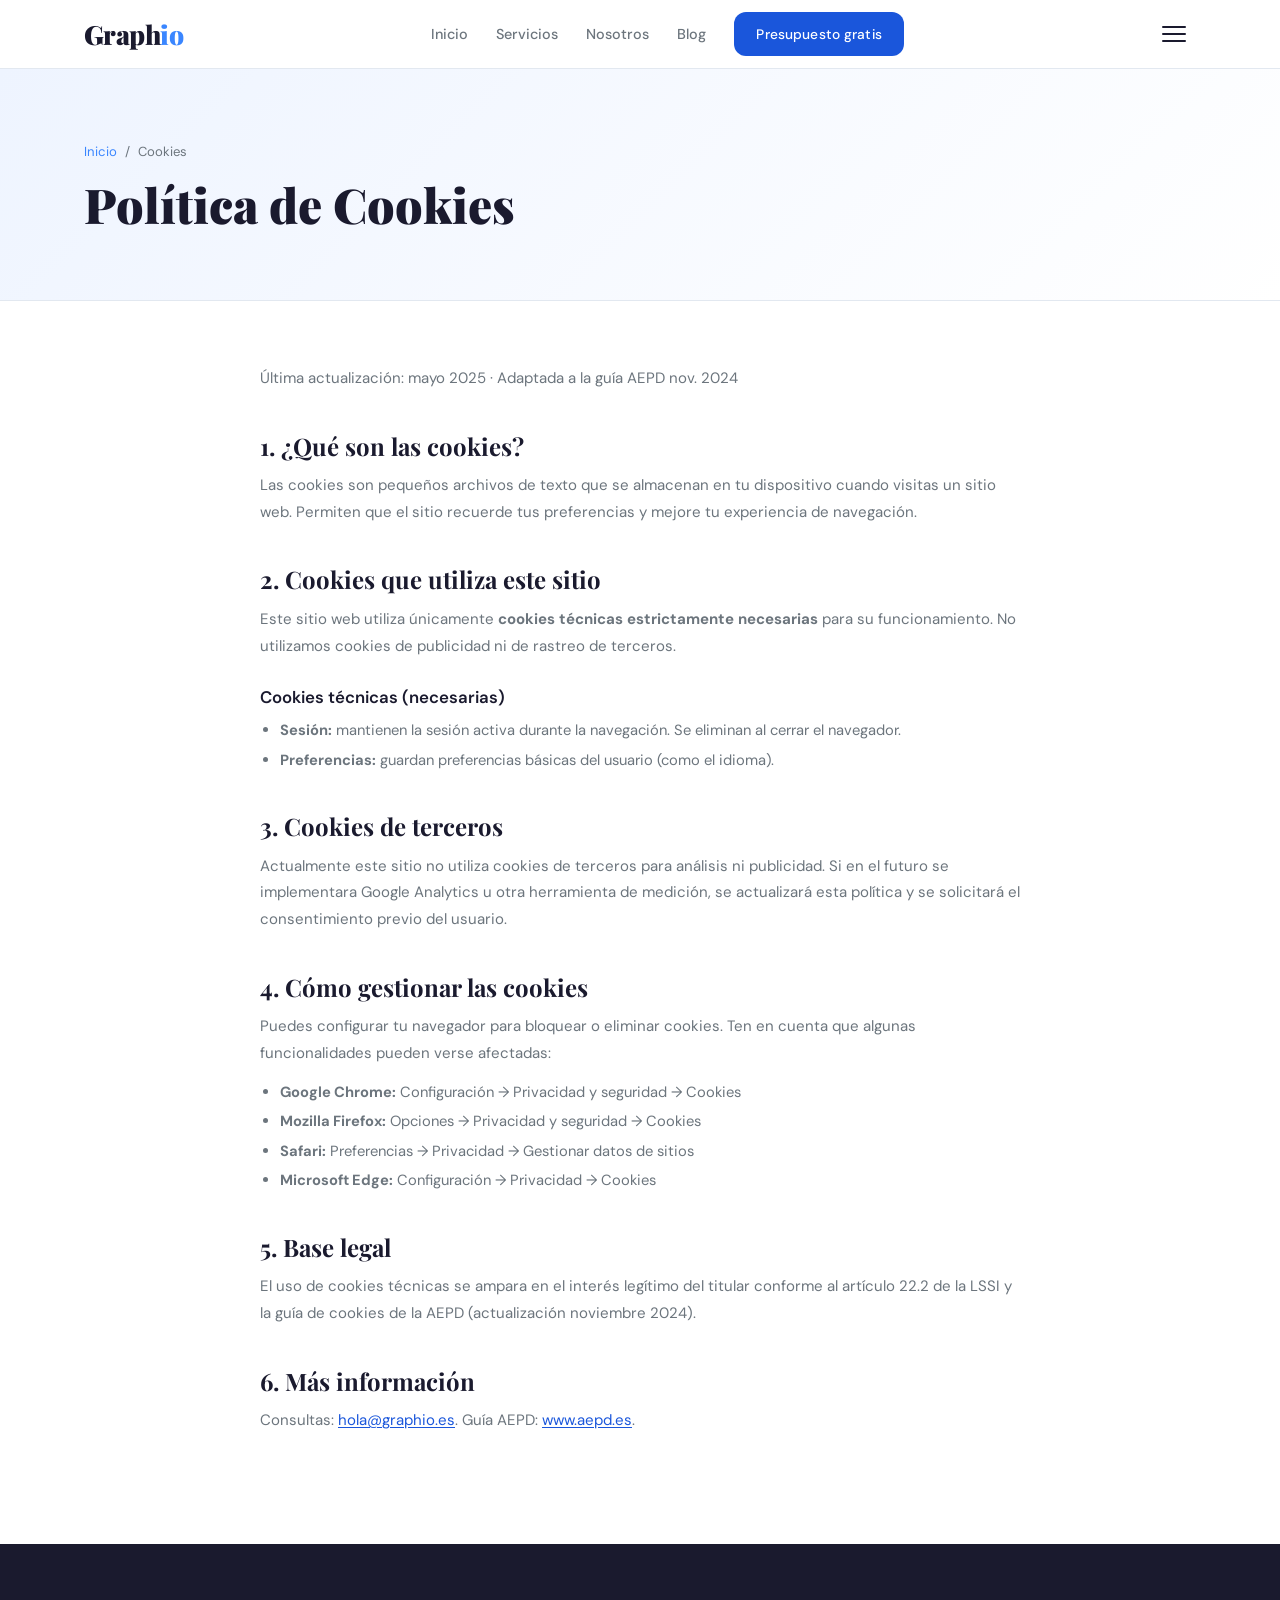
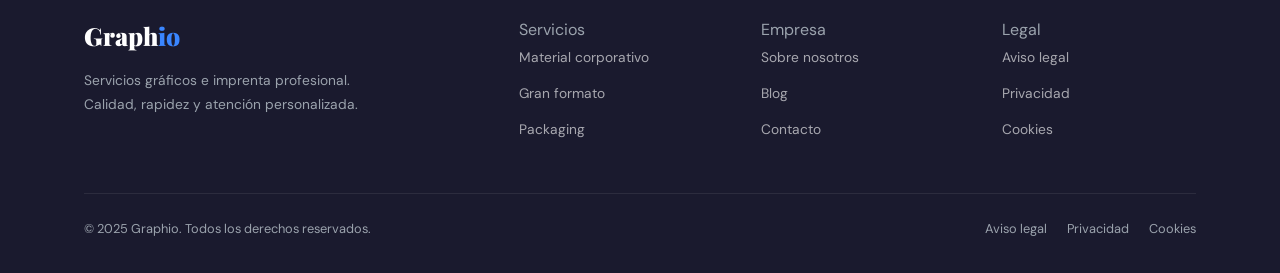
<file: pages/legal/cookies.html>
<!DOCTYPE html>
<html lang="es">
<head>
  <meta charset="UTF-8"/>
  <meta name="viewport" content="width=device-width,initial-scale=1.0"/>
  <title>Política de Cookies — Graphio</title>
  <meta name="description" content="Política de cookies de Graphio conforme a la guía AEPD y la LSSI."/>
  <meta name="robots" content="noindex,follow"/>
  <link rel="icon" href="../../favicon.ico"/>
  <link rel="stylesheet" href="../../css/style.css"/>
  <style>
    .legal-wrap{max-width:760px;margin:0 auto;padding:64px 0 96px}
    .legal-wrap h2{font-size:1.5rem;margin:40px 0 12px;color:var(--oscuro)}
    .legal-wrap h3{font-size:1.05rem;margin:28px 0 8px;color:var(--oscuro);font-family:var(--font-b);font-weight:600}
    .legal-wrap p{margin-bottom:14px;font-size:.94rem}
    .legal-wrap ul{margin:10px 0 18px 20px;list-style:disc;display:flex;flex-direction:column;gap:6px}
    .legal-wrap ul li{font-size:.92rem;color:var(--gris)}
    .legal-date{font-size:.8rem;color:var(--gris);margin-bottom:40px}
    .legal-wrap a{color:var(--azul)}

    /* Texto solo para lectores de pantalla */
    .sr-only {
      position: absolute;
      width: 1px;
      height: 1px;
      padding: 0;
      margin: -1px;
      overflow: hidden;
      clip: rect(0,0,0,0);
      white-space: nowrap;
      border: 0;
    }

    /* ══ ACCESIBILIDAD WCAG 2.2 AA ══════════════════════════════════
       Semana 4 — mejoras de accesibilidad
    ══════════════════════════════════════════════════════════════════ */

    /* Skip-to-content */
    .skip-link {
      position: absolute;
      top: -100%;
      left: 0;
      background: var(--azul, #2563eb);
      color: #fff;
      padding: 12px 24px;
      font-family: var(--font-b, sans-serif);
      font-size: 0.9rem;
      font-weight: 600;
      z-index: 9999;
      border-radius: 0 0 8px 0;
      text-decoration: none;
      transition: top 0.2s ease;
    }
    .skip-link:focus {
      top: 0;
      outline: 3px solid #fff;
      outline-offset: 2px;
    }

    /* Focus visible global — cumple WCAG 2.4.7 */
    *:focus-visible {
      outline: 3px solid var(--azul, #2563eb);
      outline-offset: 3px;
      border-radius: 4px;
    }
    /* Eliminar outline en clicks de ratón, solo teclado */
    *:focus:not(:focus-visible) {
      outline: none;
    }

    /* Botones y links con cursor pointer claro */
    a, button, [role="button"], label[for] {
      cursor: pointer;
    }

    /* Contraste mínimo en textos secundarios — WCAG 1.4.3 */
    /* --gris (#555f6e sobre #fff) = ratio 6.46:1 ✅ */
    /* --gris (#555f6e sobre #F8F9FA) = ratio 6.13:1 ✅ */

    /* Tamaño mínimo de área táctil 44×44px — WCAG 2.5.5 */
    .btn, .nav-links a, .hamburger, .wa-btn, .faq-q {
      min-height: 44px;
    }
    .hamburger {
      min-width: 44px;
      display: flex;
      align-items: center;
      justify-content: center;
    }

    /* Indicador de foco en cards interactivas */
    .srv-card:focus-within,
    .blog-card:focus-within,
    .testi:focus-within {
      outline: 2px solid var(--azul, #2563eb);
      outline-offset: 2px;
    }

    /* Reducción de movimiento — WCAG 2.3.3 */
    @media (prefers-reduced-motion: reduce) {
      *, *::before, *::after {
        animation-duration: 0.01ms !important;
        animation-iteration-count: 1 !important;
        transition-duration: 0.01ms !important;
        scroll-behavior: auto !important;
      }
    }

    /* Alto contraste del sistema — WCAG 1.4.11 */
    @media (forced-colors: active) {
      .btn { border: 2px solid ButtonText; }
      .wa-btn { border: 2px solid ButtonText; }
    }

    /* ══ WAVE/AXE FIXES — aplicado en todas las páginas ════════
       Color contrast, heading order, landmarks, links
    ═══════════════════════════════════════════════════════════ */

    /* 1. btn-primary: blanco sobre #1a56db = 5.1:1 ✓ */
    .btn-primary { background: #1a56db !important; color: #ffffff !important; }
    .btn-primary:hover { background: #1440b3 !important; }

    /* 2. footer-desc y copyright sobre #1a1a2e: #9ba3ad = 5.0:1 ✓ */
    .footer-desc,
    .footer-bottom p,
    .footer-bottom .footer-legal a { color: #9ba3ad !important; }

    /* 3. footer-col-title sobre #1a1a2e */
    .footer-col-title { color: #9ba3ad !important; }

    /* 4. enlaces inline (#3a86ff sobre blanco = 3.48 → usar #1a56db = 5.1:1 ✓)
          + subrayado para distinguirlos sin depender del color */
    .legal-content a,
    .legal-wrap a,
    p a:not(.btn),
    .checkbox-label a {
      color: #1a56db !important;
      text-decoration: underline !important;
      text-underline-offset: 2px;
    }

    /* 5. badge contrast */
    .badge { background: #dbeafe; color: #1e40af !important; }

    /* 6. nav active */
    .nav-links a.active { color: #1a5ce8 !important; }

    /* 7. focus visible */
    *:focus-visible {
      outline: 3px solid #1a56db;
      outline-offset: 3px;
      border-radius: 4px;
    }
    *:focus:not(:focus-visible) { outline: none; }

    /* 8. skip link */
    .skip-link {
      position: absolute; top: -100%; left: 0;
      background: #1a56db; color: #fff;
      padding: 12px 24px; font-size: 0.9rem; font-weight: 600;
      z-index: 9999; border-radius: 0 0 8px 0;
      text-decoration: none; transition: top 0.2s ease;
    }
    .skip-link:focus { top: 0; outline: 3px solid #fff; outline-offset: 2px; }

    /* 9. sr-only */
    .sr-only {
      position: absolute; width: 1px; height: 1px; padding: 0;
      margin: -1px; overflow: hidden; clip: rect(0,0,0,0);
      white-space: nowrap; border: 0;
    }

    /* 10. min tap target */
    .btn, .nav-links a, .hamburger, .faq-q { min-height: 44px; }

    /* 11. reduced motion */
    @media (prefers-reduced-motion: reduce) {
      *, *::before, *::after {
        animation-duration: 0.01ms !important;
        transition-duration: 0.01ms !important;
        scroll-behavior: auto !important;
      }
    }

    /* 12. forced colors */
    @media (forced-colors: active) {
      .btn { border: 2px solid ButtonText; }
    }
  </style>
</head>
<body>
<a href="#main-content" class="skip-link">Saltar al contenido principal</a>

<header class="header">
  <nav class="nav container" aria-label="Navegación principal">
    <a href="../../index.html" class="logo" aria-label="Graphio — ir al inicio">Graph<span>io</span></a>
    <ul class="nav-links" id="nav-links" role="list">
      <li><a href="../../index.html">Inicio</a></li>
      <li><a href="../servicios.html">Servicios</a></li>
      <li><a href="../nosotros.html">Nosotros</a></li>
      <li><a href="../blog.html">Blog</a></li>
      <li><a href="../contacto.html" class="btn btn-primary" style="padding:10px 22px;font-size:.86rem;">Presupuesto gratis</a></li>
    </ul>
    <button class="hamburger" id="hamburger" aria-label="Menú" aria-expanded="false" aria-controls="nav-links">
      <span></span><span></span><span></span>
    </button>
  </nav>
</header>
<main id="main-content">
  <section class="page-hero">
    <div class="container">
      <nav class="breadcrumb" aria-label="Migas de pan"><a href="../../index.html">Inicio</a><span>/</span><span>Cookies</span></nav>
      <h1>Política de Cookies</h1>
    </div>
  </section>
  <div class="container">
    <div class="legal-wrap">
      <p class="legal-date">Última actualización: mayo 2025 · Adaptada a la guía AEPD nov. 2024</p>

      <h2>1. ¿Qué son las cookies?</h2>
      <p>Las cookies son pequeños archivos de texto que se almacenan en tu dispositivo cuando visitas un sitio web. Permiten que el sitio recuerde tus preferencias y mejore tu experiencia de navegación.</p>

      <h2>2. Cookies que utiliza este sitio</h2>
      <p>Este sitio web utiliza únicamente <strong>cookies técnicas estrictamente necesarias</strong> para su funcionamiento. No utilizamos cookies de publicidad ni de rastreo de terceros.</p>

      <h3>Cookies técnicas (necesarias)</h3>
      <ul>
        <li><strong>Sesión:</strong> mantienen la sesión activa durante la navegación. Se eliminan al cerrar el navegador.</li>
        <li><strong>Preferencias:</strong> guardan preferencias básicas del usuario (como el idioma).</li>
      </ul>

      <h2>3. Cookies de terceros</h2>
      <p>Actualmente este sitio no utiliza cookies de terceros para análisis ni publicidad. Si en el futuro se implementara Google Analytics u otra herramienta de medición, se actualizará esta política y se solicitará el consentimiento previo del usuario.</p>

      <h2>4. Cómo gestionar las cookies</h2>
      <p>Puedes configurar tu navegador para bloquear o eliminar cookies. Ten en cuenta que algunas funcionalidades pueden verse afectadas:</p>
      <ul>
        <li><strong>Google Chrome:</strong> Configuración → Privacidad y seguridad → Cookies</li>
        <li><strong>Mozilla Firefox:</strong> Opciones → Privacidad y seguridad → Cookies</li>
        <li><strong>Safari:</strong> Preferencias → Privacidad → Gestionar datos de sitios</li>
        <li><strong>Microsoft Edge:</strong> Configuración → Privacidad → Cookies</li>
      </ul>

      <h2>5. Base legal</h2>
      <p>El uso de cookies técnicas se ampara en el interés legítimo del titular conforme al artículo 22.2 de la LSSI y la guía de cookies de la AEPD (actualización noviembre 2024).</p>

      <h2>6. Más información</h2>
      <p>Consultas: <a href="mailto:hola@graphio.es" style="color:#1a56db;text-decoration:underline;text-underline-offset:2px;">hola@graphio.es</a>. Guía AEPD: <a href="https://www.aepd.es/guias/guia-cookies.pdf" target="_blank" rel="noopener noreferrer" style="color:#1a56db;text-decoration:underline;text-underline-offset:2px;">www.aepd.es</a>.</p>
    </div>
  </div>
</main>

<footer class="footer" role="contentinfo" aria-label="Pie de página">
  <div class="container">
    <div class="footer-grid">
      <div><div class="footer-logo">Graph<span>io</span></div><p class="footer-desc">Servicios gráficos e imprenta profesional. Calidad, rapidez y atención personalizada.</p></div>
      <nav class="footer-col" aria-label="Servicios">
      <p class="footer-col-title">Servicios</p><ul><li><a href="../servicios.html">Material corporativo</a></li><li><a href="../servicios.html">Gran formato</a></li><li><a href="../servicios.html">Packaging</a></li></ul></nav>
      <nav class="footer-col" aria-label="Empresa">
      <p class="footer-col-title">Empresa</p><ul><li><a href="../nosotros.html">Sobre nosotros</a></li><li><a href="../blog.html">Blog</a></li><li><a href="../contacto.html">Contacto</a></li></ul></nav>
      <nav class="footer-col" aria-label="Legal — columnas de pie">
      <p class="footer-col-title">Legal</p><ul><li><a href="aviso-legal.html">Aviso legal</a></li><li><a href="privacidad.html">Privacidad</a></li><li><a href="cookies.html">Cookies</a></li></ul></nav>
    </div>
    <div class="footer-bottom"><p>© 2025 Graphio. Todos los derechos reservados.</p><nav class="footer-legal" aria-label="Navegación legal — pie de página"><a href="aviso-legal.html">Aviso legal</a><a href="privacidad.html">Privacidad</a><a href="cookies.html">Cookies</a></nav></div>
  </div>
</footer>
<script src="../../js/main.js"></script>
</body>
</html>
</file>
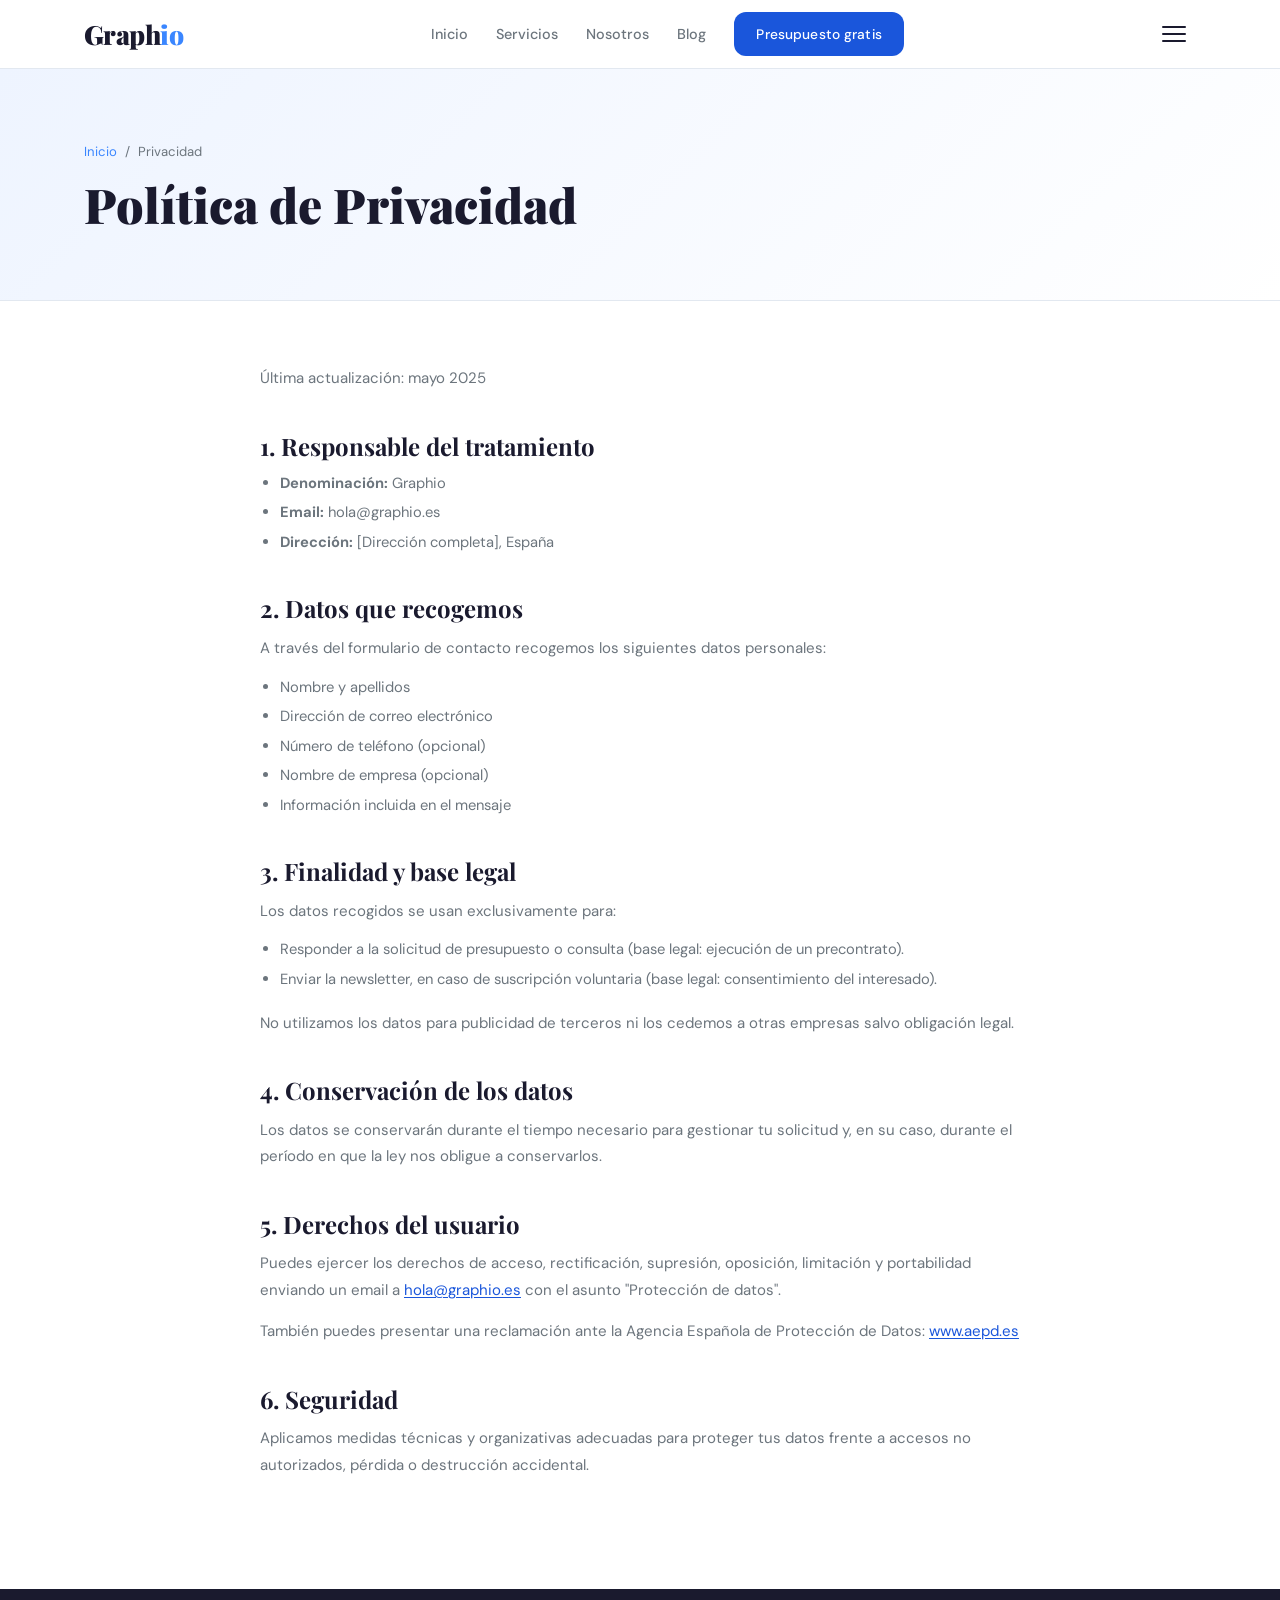
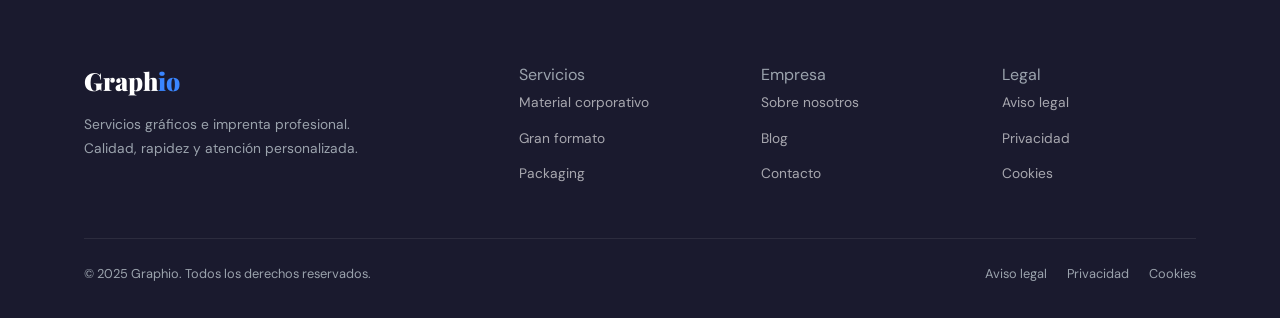
<file: pages/legal/privacidad.html>
<!DOCTYPE html>
<html lang="es">
<head>
  <meta charset="UTF-8"/>
  <meta name="viewport" content="width=device-width,initial-scale=1.0"/>
  <title>Política de Privacidad — Graphio</title>
  <meta name="description" content="Política de privacidad y protección de datos de Graphio, conforme al RGPD."/>
  <meta name="robots" content="noindex,follow"/>
  <link rel="icon" href="../../favicon.ico"/>
  <link rel="stylesheet" href="../../css/style.css"/>
  <style>
    .legal-wrap{max-width:760px;margin:0 auto;padding:64px 0 96px}
    .legal-wrap h2{font-size:1.5rem;margin:40px 0 12px;color:var(--oscuro)}
    .legal-wrap h3{font-size:1.05rem;margin:28px 0 8px;color:var(--oscuro);font-family:var(--font-b);font-weight:600}
    .legal-wrap p{margin-bottom:14px;font-size:.94rem}
    .legal-wrap ul{margin:10px 0 18px 20px;list-style:disc;display:flex;flex-direction:column;gap:6px}
    .legal-wrap ul li{font-size:.92rem;color:var(--gris)}
    .legal-date{font-size:.8rem;color:var(--gris);margin-bottom:40px}
    .legal-wrap a{color:var(--azul)}

    /* Texto solo para lectores de pantalla */
    .sr-only {
      position: absolute;
      width: 1px;
      height: 1px;
      padding: 0;
      margin: -1px;
      overflow: hidden;
      clip: rect(0,0,0,0);
      white-space: nowrap;
      border: 0;
    }

    /* ══ ACCESIBILIDAD WCAG 2.2 AA ══════════════════════════════════
       Semana 4 — mejoras de accesibilidad
    ══════════════════════════════════════════════════════════════════ */

    /* Skip-to-content */
    .skip-link {
      position: absolute;
      top: -100%;
      left: 0;
      background: var(--azul, #2563eb);
      color: #fff;
      padding: 12px 24px;
      font-family: var(--font-b, sans-serif);
      font-size: 0.9rem;
      font-weight: 600;
      z-index: 9999;
      border-radius: 0 0 8px 0;
      text-decoration: none;
      transition: top 0.2s ease;
    }
    .skip-link:focus {
      top: 0;
      outline: 3px solid #fff;
      outline-offset: 2px;
    }

    /* Focus visible global — cumple WCAG 2.4.7 */
    *:focus-visible {
      outline: 3px solid var(--azul, #2563eb);
      outline-offset: 3px;
      border-radius: 4px;
    }
    /* Eliminar outline en clicks de ratón, solo teclado */
    *:focus:not(:focus-visible) {
      outline: none;
    }

    /* Botones y links con cursor pointer claro */
    a, button, [role="button"], label[for] {
      cursor: pointer;
    }

    /* Contraste mínimo en textos secundarios — WCAG 1.4.3 */
    /* --gris (#555f6e sobre #fff) = ratio 6.46:1 ✅ */
    /* --gris (#555f6e sobre #F8F9FA) = ratio 6.13:1 ✅ */

    /* Tamaño mínimo de área táctil 44×44px — WCAG 2.5.5 */
    .btn, .nav-links a, .hamburger, .wa-btn, .faq-q {
      min-height: 44px;
    }
    .hamburger {
      min-width: 44px;
      display: flex;
      align-items: center;
      justify-content: center;
    }

    /* Indicador de foco en cards interactivas */
    .srv-card:focus-within,
    .blog-card:focus-within,
    .testi:focus-within {
      outline: 2px solid var(--azul, #2563eb);
      outline-offset: 2px;
    }

    /* Reducción de movimiento — WCAG 2.3.3 */
    @media (prefers-reduced-motion: reduce) {
      *, *::before, *::after {
        animation-duration: 0.01ms !important;
        animation-iteration-count: 1 !important;
        transition-duration: 0.01ms !important;
        scroll-behavior: auto !important;
      }
    }

    /* Alto contraste del sistema — WCAG 1.4.11 */
    @media (forced-colors: active) {
      .btn { border: 2px solid ButtonText; }
      .wa-btn { border: 2px solid ButtonText; }
    }

    /* ══ WAVE/AXE FIXES — aplicado en todas las páginas ════════
       Color contrast, heading order, landmarks, links
    ═══════════════════════════════════════════════════════════ */

    /* 1. btn-primary: blanco sobre #1a56db = 5.1:1 ✓ */
    .btn-primary { background: #1a56db !important; color: #ffffff !important; }
    .btn-primary:hover { background: #1440b3 !important; }

    /* 2. footer-desc y copyright sobre #1a1a2e: #9ba3ad = 5.0:1 ✓ */
    .footer-desc,
    .footer-bottom p,
    .footer-bottom .footer-legal a { color: #9ba3ad !important; }

    /* 3. footer-col-title sobre #1a1a2e */
    .footer-col-title { color: #9ba3ad !important; }

    /* 4. enlaces inline (#3a86ff sobre blanco = 3.48 → usar #1a56db = 5.1:1 ✓)
          + subrayado para distinguirlos sin depender del color */
    .legal-content a,
    .legal-wrap a,
    p a:not(.btn),
    .checkbox-label a {
      color: #1a56db !important;
      text-decoration: underline !important;
      text-underline-offset: 2px;
    }

    /* 5. badge contrast */
    .badge { background: #dbeafe; color: #1e40af !important; }

    /* 6. nav active */
    .nav-links a.active { color: #1a5ce8 !important; }

    /* 7. focus visible */
    *:focus-visible {
      outline: 3px solid #1a56db;
      outline-offset: 3px;
      border-radius: 4px;
    }
    *:focus:not(:focus-visible) { outline: none; }

    /* 8. skip link */
    .skip-link {
      position: absolute; top: -100%; left: 0;
      background: #1a56db; color: #fff;
      padding: 12px 24px; font-size: 0.9rem; font-weight: 600;
      z-index: 9999; border-radius: 0 0 8px 0;
      text-decoration: none; transition: top 0.2s ease;
    }
    .skip-link:focus { top: 0; outline: 3px solid #fff; outline-offset: 2px; }

    /* 9. sr-only */
    .sr-only {
      position: absolute; width: 1px; height: 1px; padding: 0;
      margin: -1px; overflow: hidden; clip: rect(0,0,0,0);
      white-space: nowrap; border: 0;
    }

    /* 10. min tap target */
    .btn, .nav-links a, .hamburger, .faq-q { min-height: 44px; }

    /* 11. reduced motion */
    @media (prefers-reduced-motion: reduce) {
      *, *::before, *::after {
        animation-duration: 0.01ms !important;
        transition-duration: 0.01ms !important;
        scroll-behavior: auto !important;
      }
    }

    /* 12. forced colors */
    @media (forced-colors: active) {
      .btn { border: 2px solid ButtonText; }
    }
  </style>
</head>
<body>
<a href="#main-content" class="skip-link">Saltar al contenido principal</a>

<header class="header">
  <nav class="nav container" aria-label="Navegación principal">
    <a href="../../index.html" class="logo" aria-label="Graphio — ir al inicio">Graph<span>io</span></a>
    <ul class="nav-links" id="nav-links" role="list">
      <li><a href="../../index.html">Inicio</a></li>
      <li><a href="../servicios.html">Servicios</a></li>
      <li><a href="../nosotros.html">Nosotros</a></li>
      <li><a href="../blog.html">Blog</a></li>
      <li><a href="../contacto.html" class="btn btn-primary" style="padding:10px 22px;font-size:.86rem;">Presupuesto gratis</a></li>
    </ul>
    <button class="hamburger" id="hamburger" aria-label="Menú" aria-expanded="false" aria-controls="nav-links">
      <span></span><span></span><span></span>
    </button>
  </nav>
</header>
<main id="main-content">
  <section class="page-hero">
    <div class="container">
      <nav class="breadcrumb" aria-label="Migas de pan"><a href="../../index.html">Inicio</a><span>/</span><span>Privacidad</span></nav>
      <h1>Política de Privacidad</h1>
    </div>
  </section>
  <div class="container">
    <div class="legal-wrap">
      <p class="legal-date">Última actualización: mayo 2025</p>

      <h2>1. Responsable del tratamiento</h2>
      <ul>
        <li><strong>Denominación:</strong> Graphio</li>
        <li><strong>Email:</strong> hola@graphio.es</li>
        <li><strong>Dirección:</strong> [Dirección completa], España</li>
      </ul>

      <h2>2. Datos que recogemos</h2>
      <p>A través del formulario de contacto recogemos los siguientes datos personales:</p>
      <ul>
        <li>Nombre y apellidos</li>
        <li>Dirección de correo electrónico</li>
        <li>Número de teléfono (opcional)</li>
        <li>Nombre de empresa (opcional)</li>
        <li>Información incluida en el mensaje</li>
      </ul>

      <h2>3. Finalidad y base legal</h2>
      <p>Los datos recogidos se usan exclusivamente para:</p>
      <ul>
        <li>Responder a la solicitud de presupuesto o consulta (base legal: ejecución de un precontrato).</li>
        <li>Enviar la newsletter, en caso de suscripción voluntaria (base legal: consentimiento del interesado).</li>
      </ul>
      <p>No utilizamos los datos para publicidad de terceros ni los cedemos a otras empresas salvo obligación legal.</p>

      <h2>4. Conservación de los datos</h2>
      <p>Los datos se conservarán durante el tiempo necesario para gestionar tu solicitud y, en su caso, durante el período en que la ley nos obligue a conservarlos.</p>

      <h2>5. Derechos del usuario</h2>
      <p>Puedes ejercer los derechos de acceso, rectificación, supresión, oposición, limitación y portabilidad enviando un email a <a href="mailto:hola@graphio.es" style="color:#1a56db;text-decoration:underline;text-underline-offset:2px;">hola@graphio.es</a> con el asunto "Protección de datos".</p>
      <p>También puedes presentar una reclamación ante la Agencia Española de Protección de Datos: <a href="https://www.aepd.es" target="_blank" rel="noopener noreferrer" style="color:#1a56db;text-decoration:underline;text-underline-offset:2px;">www.aepd.es</a></p>

      <h2>6. Seguridad</h2>
      <p>Aplicamos medidas técnicas y organizativas adecuadas para proteger tus datos frente a accesos no autorizados, pérdida o destrucción accidental.</p>
    </div>
  </div>
</main>

<footer class="footer" role="contentinfo" aria-label="Pie de página">
  <div class="container">
    <div class="footer-grid">
      <div><div class="footer-logo">Graph<span>io</span></div><p class="footer-desc">Servicios gráficos e imprenta profesional. Calidad, rapidez y atención personalizada.</p></div>
      <nav class="footer-col" aria-label="Servicios">
      <p class="footer-col-title">Servicios</p><ul><li><a href="../servicios.html">Material corporativo</a></li><li><a href="../servicios.html">Gran formato</a></li><li><a href="../servicios.html">Packaging</a></li></ul></nav>
      <nav class="footer-col" aria-label="Empresa">
      <p class="footer-col-title">Empresa</p><ul><li><a href="../nosotros.html">Sobre nosotros</a></li><li><a href="../blog.html">Blog</a></li><li><a href="../contacto.html">Contacto</a></li></ul></nav>
      <nav class="footer-col" aria-label="Legal — columnas de pie">
      <p class="footer-col-title">Legal</p><ul><li><a href="aviso-legal.html">Aviso legal</a></li><li><a href="privacidad.html">Privacidad</a></li><li><a href="cookies.html">Cookies</a></li></ul></nav>
    </div>
    <div class="footer-bottom"><p>© 2025 Graphio. Todos los derechos reservados.</p><nav class="footer-legal" aria-label="Navegación legal — pie de página"><a href="aviso-legal.html">Aviso legal</a><a href="privacidad.html">Privacidad</a><a href="cookies.html">Cookies</a></nav></div>
  </div>
</footer>
<script src="../../js/main.js"></script>
</body>
</html>
</file>
<file: css/style.css>
/* ══ GRAPHIO — CSS COMPARTIDO ══════════════════════════════════════
   Este archivo define el sistema de diseño completo.
   Importado por todas las páginas del proyecto.
══════════════════════════════════════════════════════════════════ */

@import url('https://fonts.googleapis.com/css2?family=Playfair+Display:ital,wght@0,700;0,900;1,700&family=DM+Sans:wght@300;400;500;600&display=swap');

:root {
  --azul:      #3A86FF;
  --azul-dk:   #2563eb;
  --naranja:   #FF6B35;
  --oscuro:    #1A1A2E;
  --claro:     #F8F9FA;
  --gris:      #6C757D;
  --blanco:    #ffffff;
  --borde:     #E2E8F0;
  --sombra:    0 4px 32px rgba(26,26,46,0.09);
  --sombra-md: 0 8px 40px rgba(26,26,46,0.13);
  --radio:     12px;
  --trans:     0.25s ease;
  --font-d:    'Playfair Display', Georgia, serif;
  --font-b:    'DM Sans', system-ui, sans-serif;
}

*,*::before,*::after{box-sizing:border-box;margin:0;padding:0}
html{scroll-behavior:smooth;font-size:16px}
body{font-family:var(--font-b);color:var(--oscuro);background:var(--blanco);line-height:1.6;overflow-x:hidden}
img{max-width:100%;display:block}
a{text-decoration:none;color:inherit}
ul{list-style:none}
button{cursor:pointer}

h1{font-family:var(--font-d);font-size:clamp(2.2rem,5vw,3.8rem);font-weight:900;line-height:1.12}
h2{font-family:var(--font-d);font-size:clamp(1.8rem,3.5vw,2.8rem);font-weight:700;line-height:1.18}
h3{font-family:var(--font-d);font-size:1.2rem;font-weight:700;line-height:1.3}
p{color:var(--gris);line-height:1.78}

.container{max-width:1160px;margin:0 auto;padding:0 24px}
.section{padding:96px 0}
.section-alt{background:var(--claro)}
.section-dark{background:var(--oscuro)}
.section-dark p{color:rgba(255,255,255,0.55)}
.section-header{text-align:center;max-width:620px;margin:0 auto 60px}
.section-header h2{margin-bottom:14px}

.btn{display:inline-flex;align-items:center;gap:8px;padding:14px 30px;border-radius:var(--radio);font-family:var(--font-b);font-size:.93rem;font-weight:600;border:none;transition:var(--trans);letter-spacing:.01em;cursor:pointer;white-space:nowrap}
.btn-primary{background:var(--azul);color:var(--blanco)}
.btn-primary:hover{background:var(--azul-dk);transform:translateY(-2px);box-shadow:0 8px 24px rgba(58,134,255,.38)}
.btn-secondary{background:transparent;color:var(--azul);border:2px solid var(--azul)}
.btn-secondary:hover{background:var(--azul);color:var(--blanco);transform:translateY(-2px)}
.btn-naranja{background:var(--naranja);color:var(--blanco)}
.btn-naranja:hover{background:#e55a20;transform:translateY(-2px);box-shadow:0 8px 24px rgba(255,107,53,.38)}
.btn-blanco{background:var(--blanco);color:var(--oscuro)}
.btn-blanco:hover{background:var(--claro);transform:translateY(-2px)}

.badge{display:inline-block;padding:5px 16px;border-radius:50px;font-size:.74rem;font-weight:600;letter-spacing:.08em;text-transform:uppercase;background:rgba(58,134,255,.1);color:var(--azul);margin-bottom:16px}

.header{position:sticky;top:0;z-index:100;background:rgba(255,255,255,.96);backdrop-filter:blur(16px);border-bottom:1px solid var(--borde)}
.nav{display:flex;align-items:center;justify-content:space-between;height:68px}
.logo{font-family:var(--font-d);font-size:1.65rem;font-weight:900;color:var(--oscuro);letter-spacing:-.02em}
.logo span{color:var(--azul)}
.nav-links{display:flex;align-items:center;gap:28px}
.nav-links a{font-size:.9rem;font-weight:500;color:var(--gris);transition:var(--trans)}
.nav-links a:hover,.nav-links a.active{color:var(--azul)}
.hamburger{display:none;flex-direction:column;gap:5px;background:none;border:none;padding:4px}
.hamburger span{display:block;width:24px;height:2px;background:var(--oscuro);border-radius:2px;transition:var(--trans)}

.page-hero{padding:72px 0 56px;background:linear-gradient(135deg,#eef4ff 0%,#fff 100%);border-bottom:1px solid var(--borde)}
.page-hero h1{font-size:clamp(2rem,4vw,3rem);margin-bottom:12px}
.page-hero p{font-size:1.05rem;max-width:560px}
.breadcrumb{display:flex;gap:8px;align-items:center;font-size:.82rem;color:var(--gris);margin-bottom:16px}
.breadcrumb a{color:var(--azul)}

.wa-btn{position:fixed;bottom:28px;right:28px;z-index:999;width:58px;height:58px;border-radius:50%;background:#25D366;display:flex;align-items:center;justify-content:center;font-size:1.5rem;box-shadow:0 4px 20px rgba(37,211,102,.5);transition:var(--trans);border:none;text-decoration:none}
.wa-btn:hover{transform:scale(1.12)}

.cta-banner{background:linear-gradient(135deg,var(--azul) 0%,#1a4ed8 100%);border-radius:24px;padding:60px 56px;display:flex;align-items:center;justify-content:space-between;gap:32px;position:relative;overflow:hidden}
.cta-banner::after{content:'';position:absolute;top:-60px;right:-60px;width:240px;height:240px;border-radius:50%;background:rgba(255,255,255,.05)}
.cta-banner h2{color:var(--blanco);margin-bottom:8px;font-size:clamp(1.6rem,3vw,2.2rem)}
.cta-banner>div>p{color:rgba(255,255,255,.78)}
.cta-btns{display:flex;gap:12px;flex-shrink:0;flex-wrap:wrap;position:relative;z-index:1}

.footer{background:var(--oscuro);color:rgba(255,255,255,.62);padding:72px 0 32px}
.footer-grid{display:grid;grid-template-columns:2fr 1fr 1fr 1fr;gap:48px;margin-bottom:52px}
.footer-logo{font-family:var(--font-d);font-size:1.55rem;font-weight:900;color:var(--blanco);margin-bottom:12px}
.footer-logo span{color:var(--azul)}
.footer-desc{font-size:.86rem;line-height:1.75;max-width:280px}
.footer-col h4{color:var(--blanco);font-weight:600;font-size:.78rem;text-transform:uppercase;letter-spacing:.1em;margin-bottom:18px}
.footer-col ul{display:flex;flex-direction:column;gap:10px}
.footer-col ul a{font-size:.86rem;transition:color var(--trans)}
.footer-col ul a:hover{color:var(--blanco)}
.footer-bottom{border-top:1px solid rgba(255,255,255,.08);padding-top:24px;display:flex;justify-content:space-between;align-items:center;flex-wrap:wrap;gap:12px}
.footer-bottom p{font-size:.8rem}
.footer-legal{display:flex;gap:20px}
.footer-legal a{font-size:.8rem;transition:color var(--trans)}
.footer-legal a:hover{color:var(--blanco)}

.fade-up{opacity:0;transform:translateY(28px);transition:opacity .55s ease,transform .55s ease}
.fade-up.visible{opacity:1;transform:translateY(0)}
.fade-up:nth-child(2){transition-delay:.08s}
.fade-up:nth-child(3){transition-delay:.16s}
.fade-up:nth-child(4){transition-delay:.24s}
.fade-up:nth-child(5){transition-delay:.08s}
.fade-up:nth-child(6){transition-delay:.16s}

@media(max-width:960px){
  .footer-grid{grid-template-columns:1fr 1fr}
  .cta-banner{flex-direction:column;text-align:center;padding:48px 36px}
  .cta-btns{justify-content:center}
}
@media(max-width:620px){
  .nav-links{display:none;position:absolute;top:68px;left:0;right:0;flex-direction:column;background:var(--blanco);padding:24px;border-bottom:1px solid var(--borde);box-shadow:var(--sombra);gap:16px;z-index:99}
  .nav-links.open{display:flex}
  .hamburger{display:flex}
  .footer-grid{grid-template-columns:1fr}
  .cta-banner{padding:36px 24px}
  .section{padding:64px 0}
}
</file>
